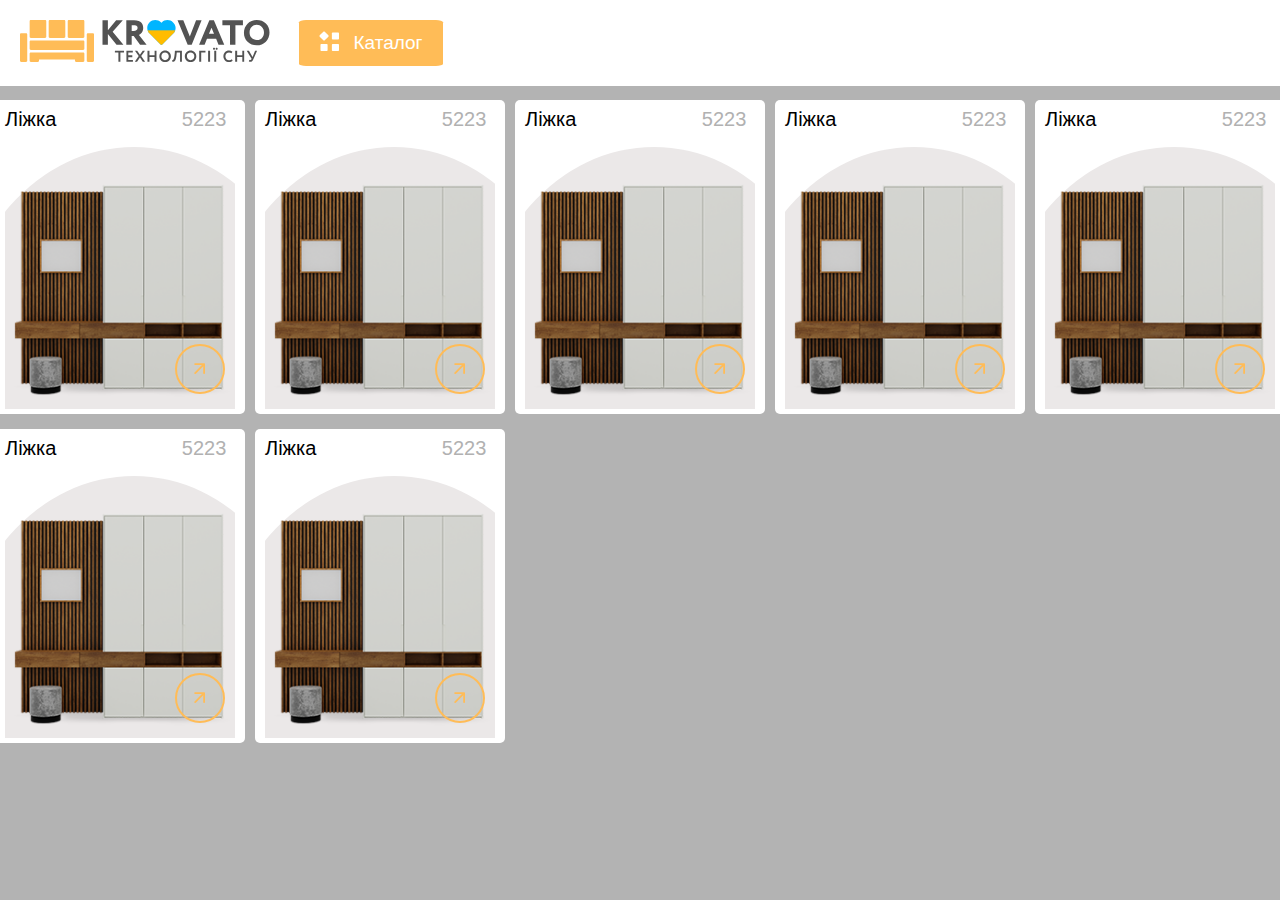
<file: lesson_10/index.html>
<!DOCTYPE html>
<html lang="uk">

<head>
  <meta charset="UTF-8">
  <meta name="viewport" content="width=device-width, initial-scale=1.0">
  <link rel="stylesheet" href="css/style.css">
  <title>Lesson 10</title>
</head>

<body>
<div class="wrapper">
  <header class="header">
    <div class="header__top">
      <a href="#" class="header__logo">
        <img src="img/header/logo.svg" alt="">
      </a>
      <a href="#menu" class="header__button">Каталог</a>
    </div>
    <div class="header__container" id="menu">
      <div class="header__menu menu">
        <ul class="menu__list">

          <li class="menu__item"><a href="#" class="menu__link">Ліжка</a></li>
          <li class="menu__item"><a href="#"
              class="menu__link">Матраци<!--МатрациМатрациМатрациМатрациМатрациМатрациМатрациМатраци--></a>
            <ul class="menu__sub-list sub-list">

              <li class="sub-list__item"><a href="#" class="sub-list__link">Односпальні матраци</a></li>
              <li class="sub-list__item"><a href="#" class="sub-list__link">Двоспальні
                  матраци<!--Двоспальні матрациДвоспальні матрациДвоспальні матрациДвоспальні матрациДвоспальні матрациДвоспальні матрациДвоспальні матрациДвоспальні матрациДвоспальні матрациДвоспальні матраци--></a>
              </li>
              <li class="sub-list__item"><a href="#" class="sub-list__link">Пружинний блок Bonnel</a></li>
              <li class="sub-list__item"><a href="#" class="sub-list__link">Пружинний блок Pocket Spring</a></li>
              <li class="sub-list__item"><a href="#" class="sub-list__link">Безпружинні матраци</a></li>
              <li class="sub-list__item"><a href="#" class="sub-list__link">Матраци з ефектом Зима-Літо</a></li>
              <li class="sub-list__item"><a href="#" class="sub-list__link">Футони</a></li>
              <!-- <li class="sub-list__item"><a href="#" class="sub-list__link">Дитячі матраци</a></li>
            <li class="sub-list__item"><a href="#" class="sub-list__link">Матраци Економ</a></li>
            <li class="sub-list__item"><a href="#" class="sub-list__link">Матраци Економ</a></li>
            <li class="sub-list__item"><a href="#" class="sub-list__link">Матраци Економ</a></li>
            <li class="sub-list__item"><a href="#" class="sub-list__link">Матраци Економ</a></li>
            <li class="sub-list__item"><a href="#" class="sub-list__link">Матраци Економ</a></li>
            <li class="sub-list__item"><a href="#" class="sub-list__link">Матраци Економ</a></li>
            <li class="sub-list__item"><a href="#" class="sub-list__link">Матраци Економ</a></li>
            <li class="sub-list__item"><a href="#" class="sub-list__link">Матраци Економ</a></li>
            <li class="sub-list__item"><a href="#" class="sub-list__link">Матраци Економ</a></li>  -->
            </ul>
          </li>
          <li class="menu__item"><a href="#" class="menu__link">М'які меблі</a></li>
          <li class="menu__item"><a href="#" class="menu__link">Шафи</a></li>
          <li class="menu__item"><a href="#" class="menu__link">Комоди</a></li>
          <li class="menu__item"><a href="#" class="menu__link">Тумби</a></li>
          <li class="menu__item"><a href="#" class="menu__link">Столи</a></li>
          <li class="menu__item"><a href="#" class="menu__link">Стільці</a></li>
          <li class="menu__item"><a href="#" class="menu__link">Меблеві стіни</a></li>
          <li class="menu__item"><a href="#" class="menu__link">Кухні</a></li>
          <!-- <li class="menu__item"><a href="#" class="menu__link">Кухні</a></li>
        <li class="menu__item"><a href="#" class="menu__link">Кухні</a></li>
        <li class="menu__item"><a href="#" class="menu__link">Кухні</a></li>
        <li class="menu__item"><a href="#" class="menu__link">Кухні</a></li>
        <li class="menu__item"><a href="#" class="menu__link">Кухні</a></li>
        <li class="menu__item"><a href="#" class="menu__link">Кухні</a></li>
        <li class="menu__item"><a href="#" class="menu__link">Кухні</a></li>
        <li class="menu__item"><a href="#" class="menu__link">Кухні</a></li>
        <li class="menu__item"><a href="#" class="menu__link">Кухні</a></li>
        <li class="menu__item"><a href="#" class="menu__link">Кухні</a></li> -->

        </ul>
      </div>
    </div>
  
  </header>
  <main class="page">
    <div class="page__categories categories">
      <div class="categories__container">
        <div class="categories__items">
        
          <a href="#" class="categories__item item-categories">
            <div class="item-categories__content">
            <div class="item-categories__top">
              <div class="item-categories__name">Ліжка</div>
              <div class="item-categories__quantity">5223</div>
            </div>
            <div class="item-categories__image">
              <img src="img/page/categories/img-1.png" alt="">
            </div>
          </div>
          </a>
          <a href="#" class="categories__item item-categories">
            <div class="item-categories__content">
            <div class="item-categories__top">
              <div class="item-categories__name">Ліжка</div>
              <div class="item-categories__quantity">5223</div>
            </div>
            <div class="item-categories__image">
              <img src="img/page/categories/img-1.png" alt="">
            </div>
          </div>
          </a>
          <a href="#" class="categories__item item-categories">
            <div class="item-categories__content">
            <div class="item-categories__top">
              <div class="item-categories__name">Ліжка</div>
              <div class="item-categories__quantity">5223</div>
            </div>
            <div class="item-categories__image">
              <img src="img/page/categories/img-1.png" alt="">
            </div>
          </div>
          </a>
          <a href="#" class="categories__item item-categories">
            <div class="item-categories__content">
            <div class="item-categories__top">
              <div class="item-categories__name">Ліжка</div>
              <div class="item-categories__quantity">5223</div>
            </div>
            <div class="item-categories__image">
              <img src="img/page/categories/img-1.png" alt="">
            </div>
          </div>
          </a>
          <a href="#" class="categories__item item-categories">
            <div class="item-categories__content">
            <div class="item-categories__top">
              <div class="item-categories__name">Ліжка</div>
              <div class="item-categories__quantity">5223</div>
            </div>
            <div class="item-categories__image">
              <img src="img/page/categories/img-1.png" alt="">
            </div>
          </div>
          </a>
          <a href="#" class="categories__item item-categories">
            <div class="item-categories__content">
            <div class="item-categories__top">
              <div class="item-categories__name">Ліжка</div>
              <div class="item-categories__quantity">5223</div>
            </div>
            <div class="item-categories__image">
              <img src="img/page/categories/img-1.png" alt="">
            </div>
          </div>
          </a>
          <a href="#" class="categories__item item-categories">
            <div class="item-categories__content">
            <div class="item-categories__top">
              <div class="item-categories__name">Ліжка</div>
              <div class="item-categories__quantity">5223</div>
            </div>
            <div class="item-categories__image">
              <img src="img/page/categories/img-1.png" alt="">
            </div>
          </div>
          </a>
        
        </div>
      </div>
    </div>
  </main>
  <footer>

  </footer>
</div>

</body>

</html>
</file>
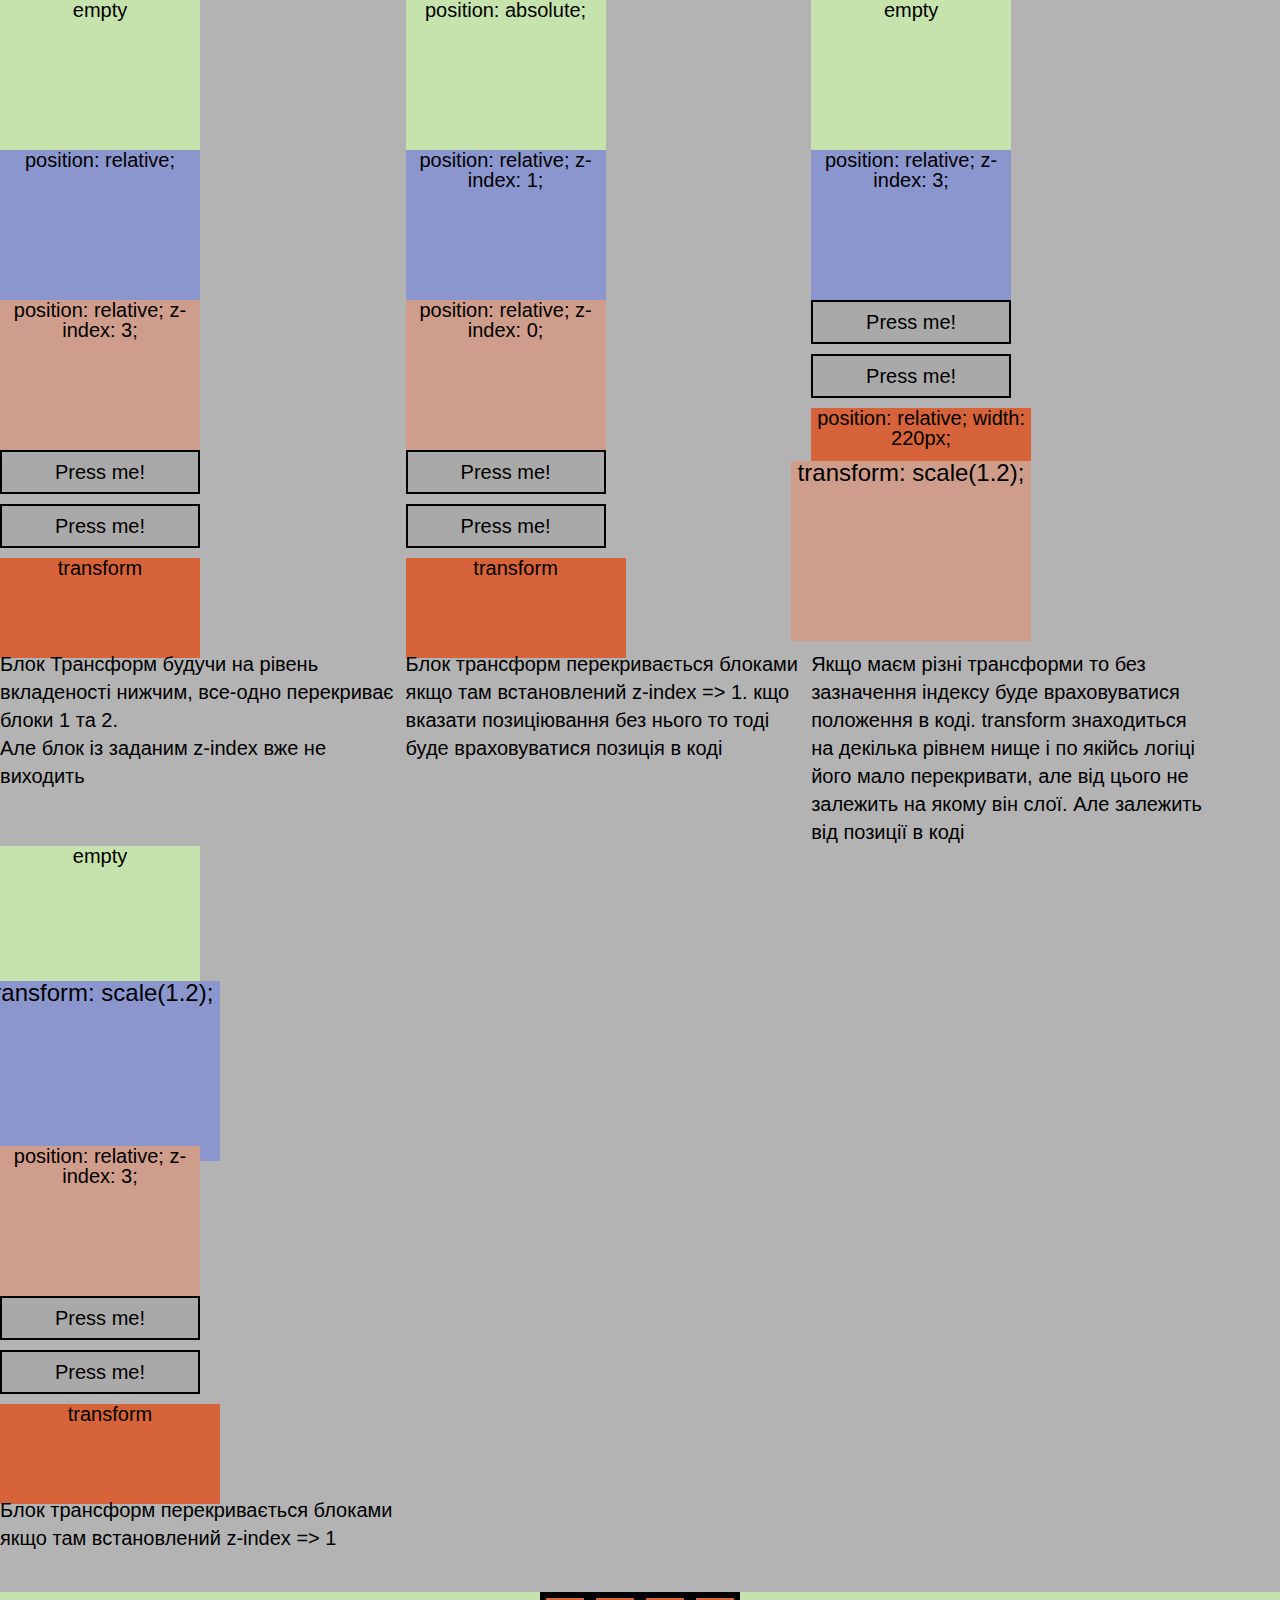
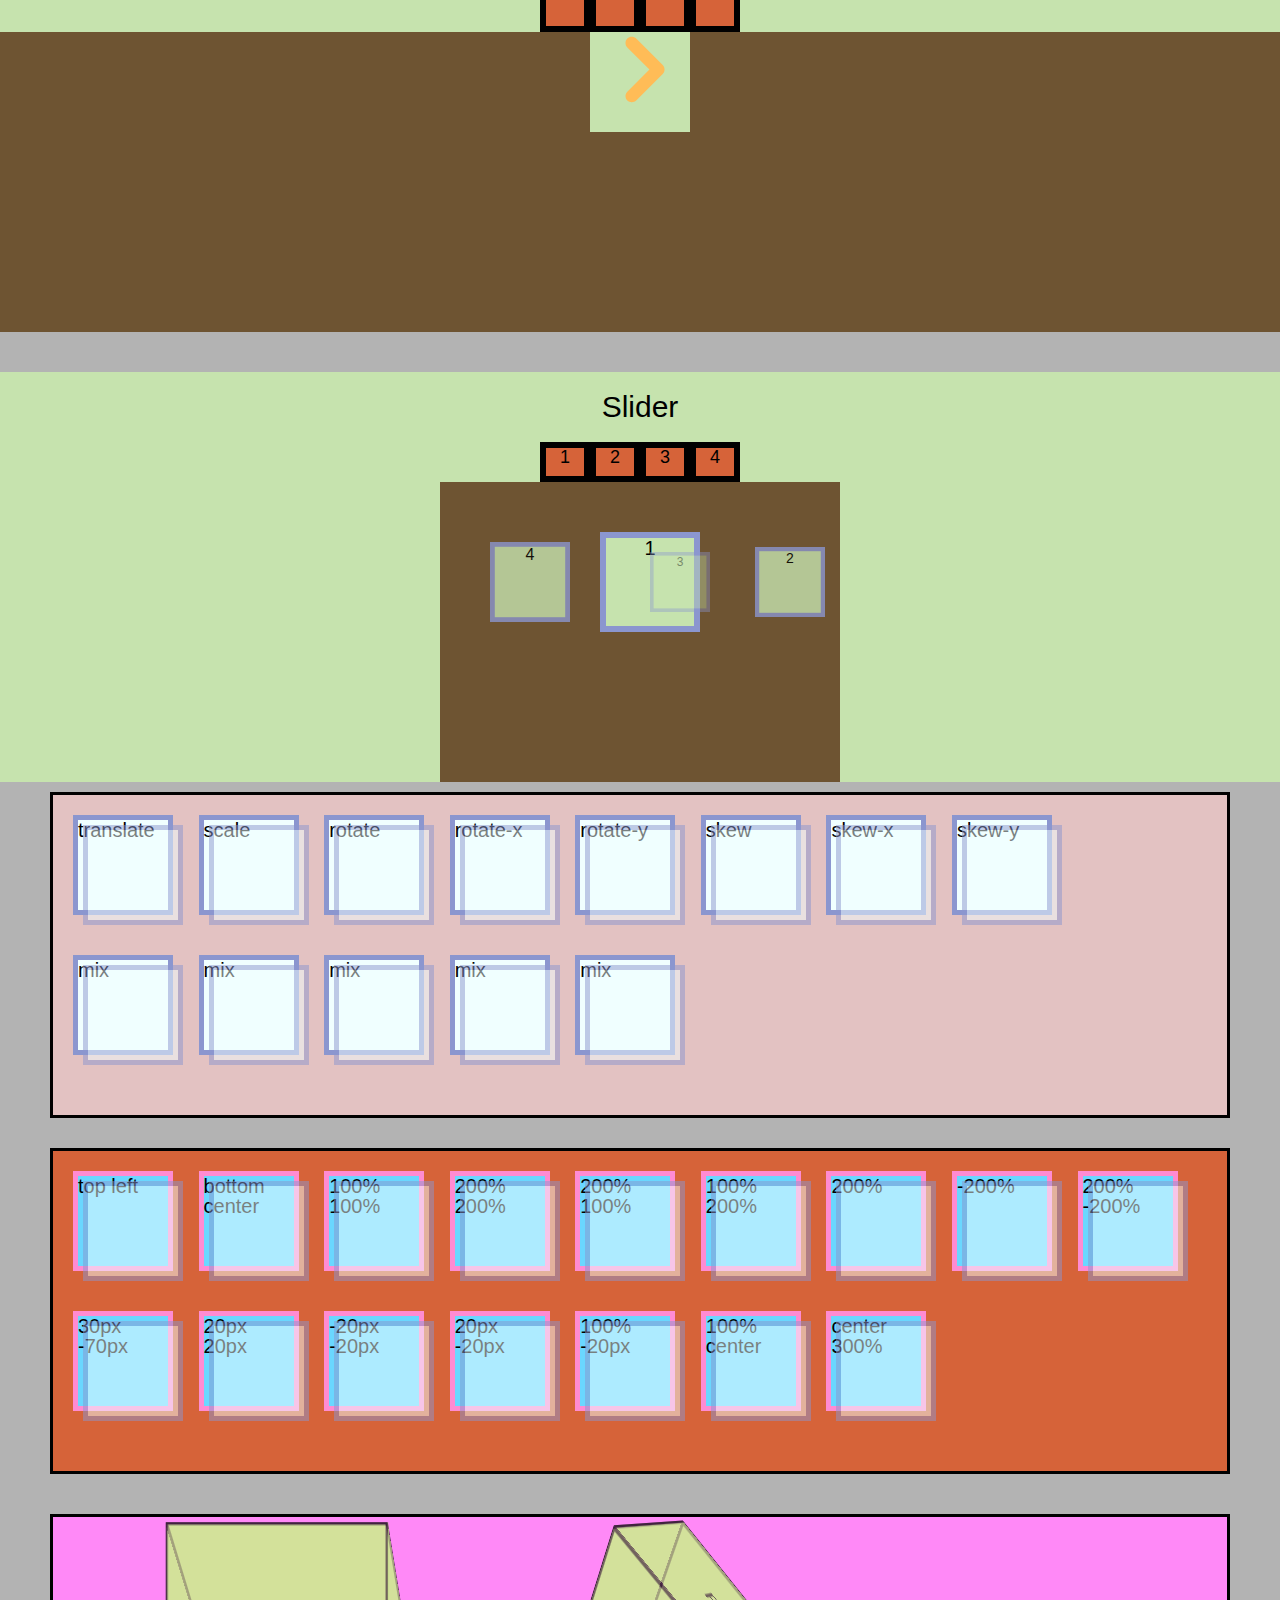
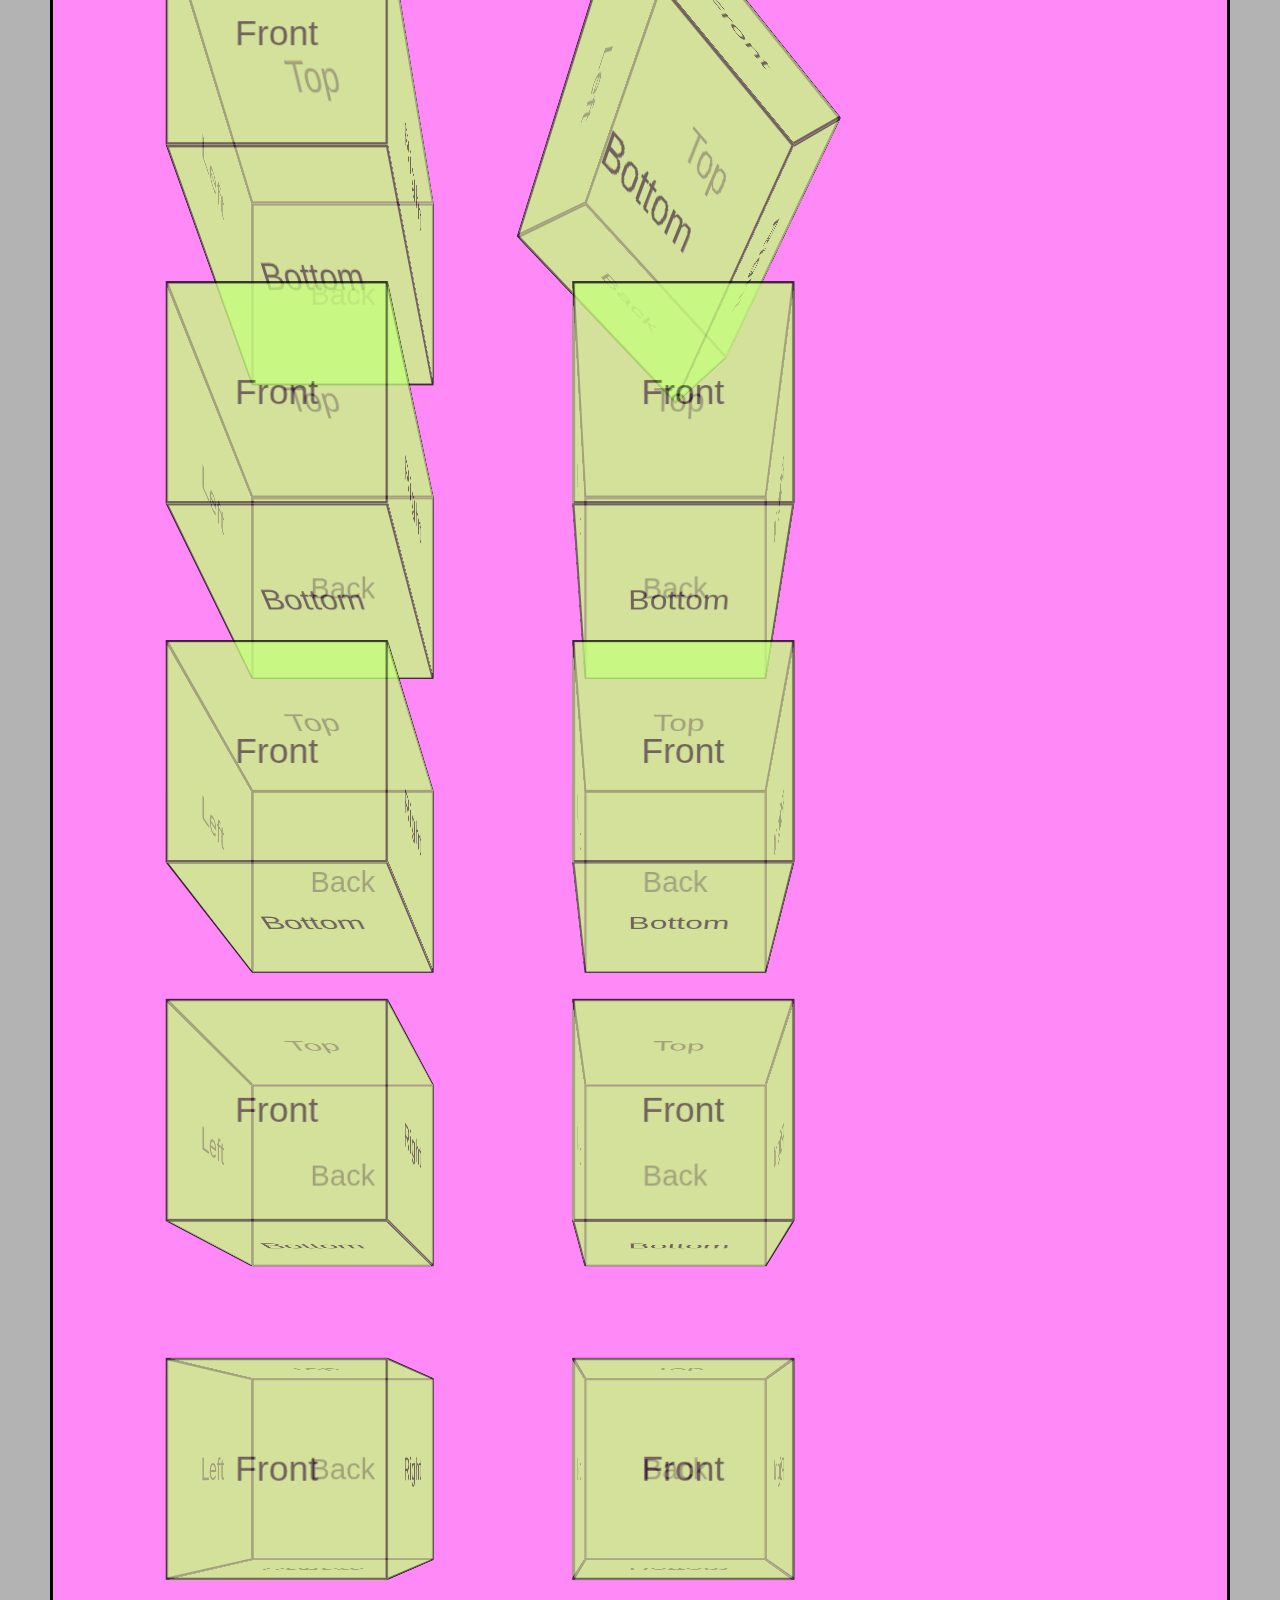
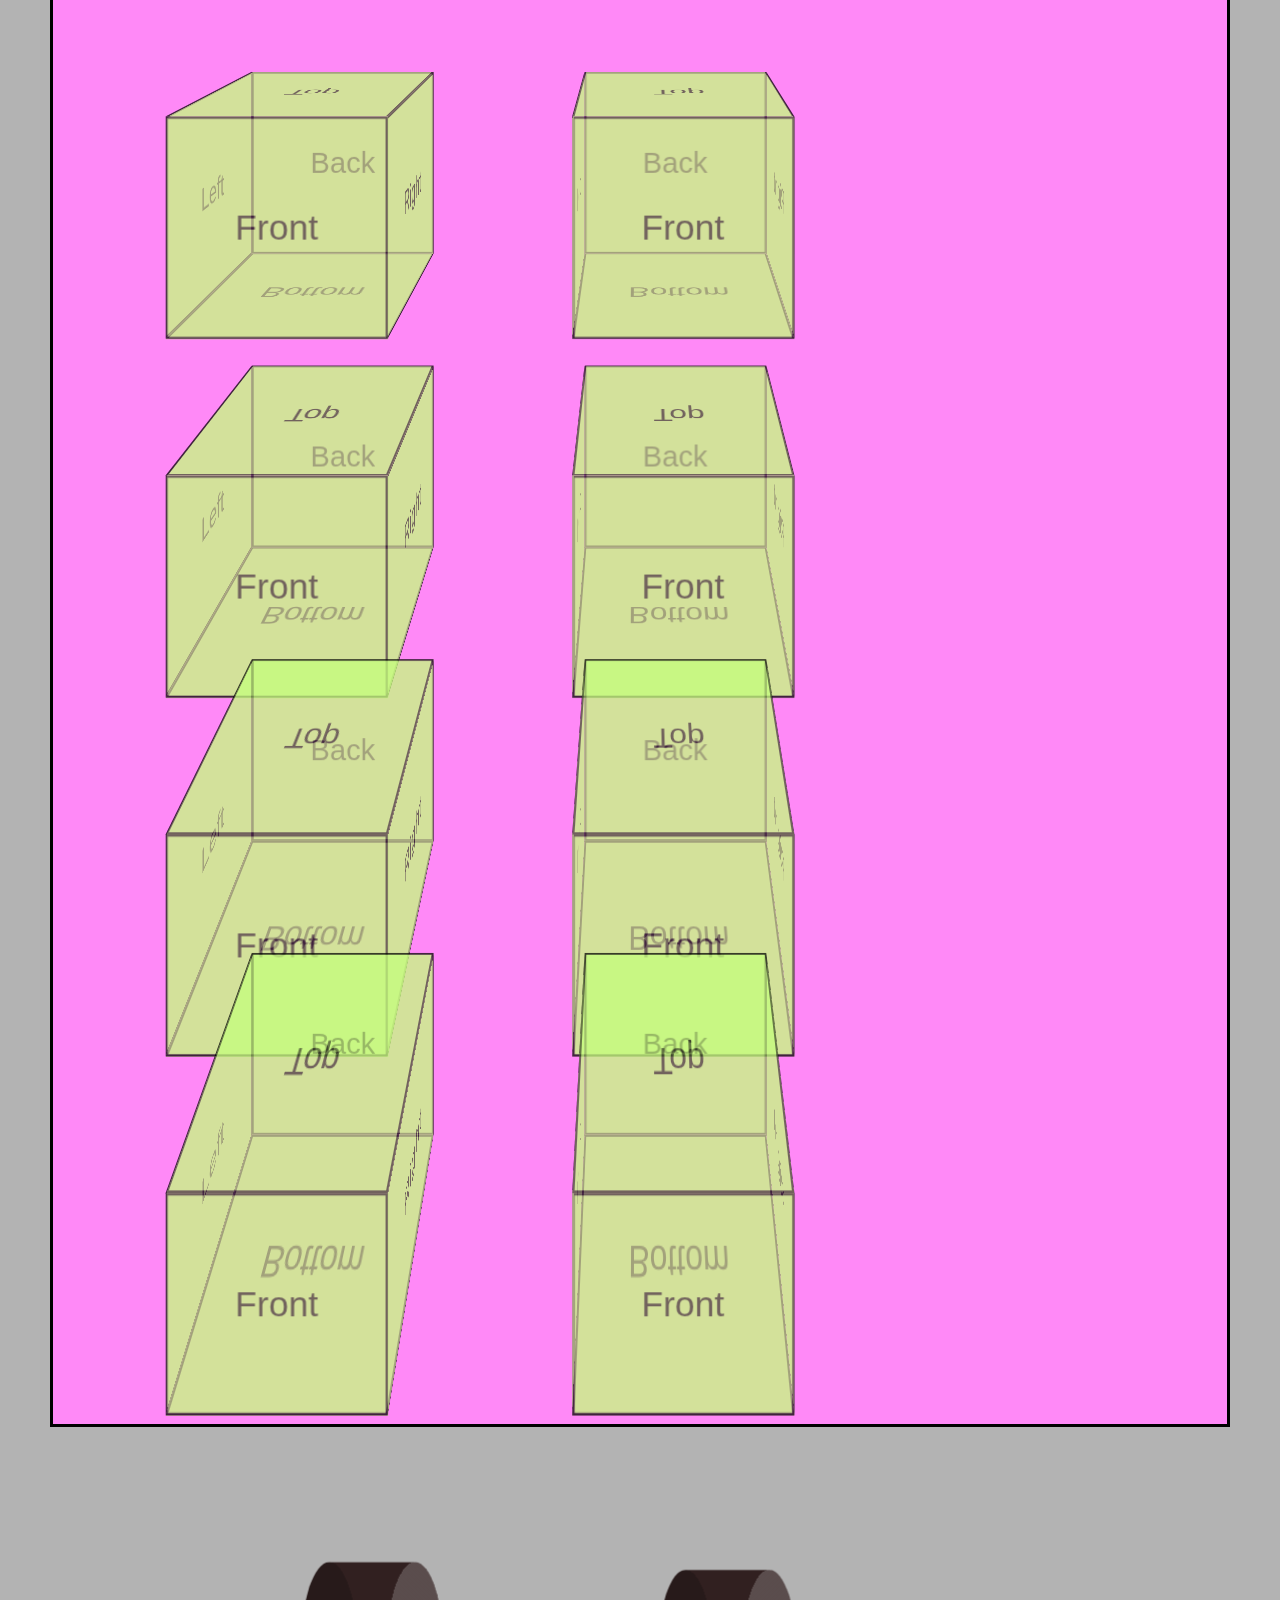
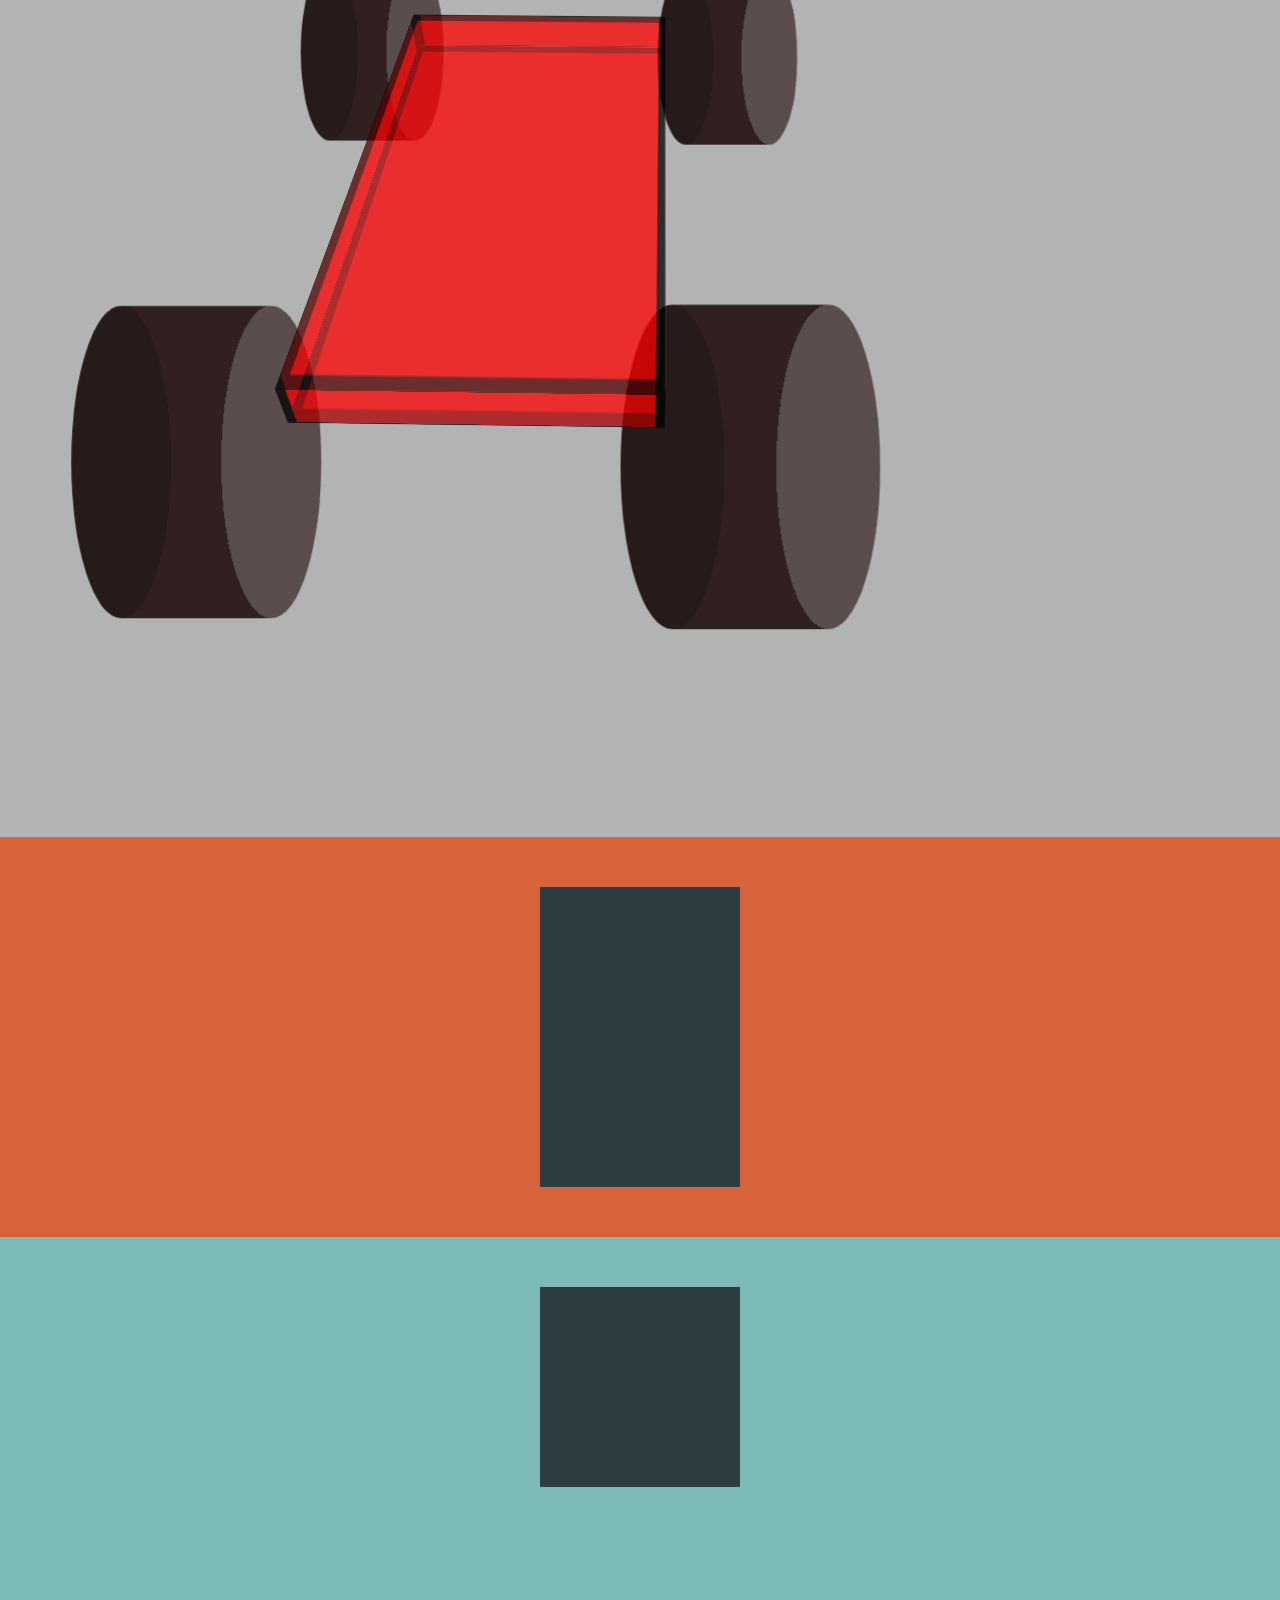
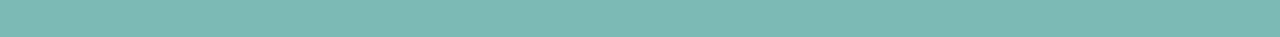
<file: lesson_11/index.html>
<!DOCTYPE html>
<html lang="uk">

<head>
  <meta charset="UTF-8">
  <meta name="viewport" content="width=device-width, initial-scale=1.0">
  <link rel="stylesheet" href="css/style.css">
  <title>Lesson 11</title>
</head>

<body>
  <div class="wrapper">
    <header class="header">
      <div class="header__container">
        <!-- Column-1  -->
        <div class="column">
          <div class="header__object empty">
            empty
          </div>
          <div class="header__object position">
            position: relative;
          </div>

          <div class="header__object index">
            position: relative;
            z-index: 3;
          </div>

          <div class="header__object transform">
            <div class="transform__btn transform__btn--1">Press me!</div>
            <div class="transform__btn transform__btn--2">Press me!</div>
            <div class="transform__child">transform</div>


          </div>
          <div class="header__conclusion">
            <p>
              Блок Трансформ будучи на рівень вкладеності нижчим, все-одно перекриває блоки 1 та 2. <br>
              Але блок із заданим z-index вже не виходить
            </p>
          </div>
        </div>
        <!-- Column-2  -->
        <div class="column">
          <div class="header__object empty">
            position: absolute;
          </div>
          <div class="header__object position">
            position: relative;
            z-index: 1;
          </div>

          <div class="header__object index">
            position: relative;
            z-index: 0;
          </div>

          <div class="header__object transform">
            <div class="transform__btn transform__btn--1">Press me!</div>
            <div class="transform__btn transform__btn--2">Press me!</div>
            <div class="transform__child">transform</div>


          </div>
          <div class="header__conclusion">
            <p>
              Блок трансформ перекривається блоками якщо там встановлений z-index => 1. кщо вказати позиціювання без
              нього то тоді буде враховуватися позиція в коді
            </p>
          </div>
        </div>
        <!-- Column-3  -->
        <div class="column">
          <div class="header__object empty">
            empty
          </div>
          <div class="header__object position">
            position: relative;
            z-index: 3;
          </div>

          <div class="header__object transform">
            <div class="transform__btn transform__btn--1">Press me!</div>
            <div class="transform__btn transform__btn--2">Press me!</div>
            <div class="transform__child">position: relative;

              width: 220px;
            </div>


          </div>
          <div>
            <div>
              <div>
                <div class="header__object index">
                  transform: scale(1.2);
                </div>
              </div>
            </div>
          </div>

          <div class="header__conclusion">
            <p>
              Якщо маєм різні трансформи то без зазначення індексу буде враховуватися положення в коді.
              transform знаходиться на декілька рівнем нище і по якійсь логіці його мало перекривати, але від цього не
              залежить на якому він слої. Але залежить від позиції в коді
            </p>
          </div>
        </div>
        <!-- Column-4  -->
        <div class="column">
          <div class="header__object empty">
            empty
          </div>
          <div class="header__object position">
            transform: scale(1.2);
          </div>

          <div class="header__object index">
            position: relative;
            z-index: 3;
          </div>

          <div class="header__object transform">
            <div class="transform__btn transform__btn--1">Press me!</div>
            <div class="transform__btn transform__btn--2">Press me!</div>
            <div class="transform__child">transform</div>


          </div>
          <div class="header__conclusion">
            <p>
              Блок трансформ перекривається блоками якщо там встановлений z-index => 1
            </p>
          </div>
        </div>

      </div>

    </header>
    <!-- гра карусель. рухаю по лінії -> обертається об'єкт -->
    <main class="page">
      <div class="page__carousel carousel">
        <div class="carousel__container">

          <div class="carousel__button"></div>
          <div class="carousel__button"></div>
          <div class="carousel__button"></div>
          <div class="carousel__button"></div>

          <div class="carousel__animation">
            <div class="carousel__item"><img class="carousel__image" src="img/arrow-right.svg" alt=""></div>
          </div>
        </div>
      </div>

      <div class="page__slider slider">
        <div class="slider__title">Slider</div>
        <div class="slider__container">

          <a id="id-1" href="#id-1" class="slider__button">1</a>
          <a id="id-2" href="#id-2" class="slider__button">2</a>
          <a id="id-3" href="#id-3" class="slider__button">3</a>
          <a id="id-4" href="#id-4" class="slider__button">4</a>

          <div class="slider__animation">
            <div class="slider__items">
              <div class="slider__item">1</div>
              <div class="slider__item">2</div>
              <div class="slider__item">3</div>
              <div class="slider__item">4</div>
            </div>

          </div>
        </div>
      </div>
      <div class="page__presentation presentation">
        <div class="presentation__container">
          <div class="transform-2d">
            <div class="transform-2d__container">


              <div class="transform-2d__block transform-2d__block--translate">
                translate
              </div>
              <div class="transform-2d__block transform-2d__block--scale">
                scale
              </div>
              <div class="transform-2d__block transform-2d__block--rotate">
                rotate
              </div>
              <div class="transform-2d__block transform-2d__block--rotate-x">
                rotate-x
              </div>
              <div class="transform-2d__block transform-2d__block--rotate-y">
                rotate-y
              </div>
              <div class="transform-2d__block transform-2d__block--skew">
                skew
              </div>
              <div class="transform-2d__block transform-2d__block--skew-x">
                skew-x
              </div>
              <div class="transform-2d__block transform-2d__block--skew-y">
                skew-y
              </div>
              <div class="transform-2d__mix">
                <div class="transform-2d__block transform-2d__block--mix">
                  mix
                </div>
                <div class="transform-2d__block transform-2d__block--mix">
                  mix
                </div>
                <div class="transform-2d__block transform-2d__block--mix">
                  mix
                </div>
                <div class="transform-2d__block transform-2d__block--mix">
                  mix
                </div>
                <div class="transform-2d__block transform-2d__block--mix">
                  mix
                </div>
              </div>

            </div>
          </div>
          <div class="transform-origin">
            <div class="transform-origin__container">
              <div class="transform-origin__block">top left</div>
              <div class="transform-origin__block">bottom center</div>
              <div class="transform-origin__block">100% 100%</div>
              <div class="transform-origin__block">200% 200%</div>
              <div class="transform-origin__block">200% 100%</div>
              <div class="transform-origin__block">100% 200%</div>
              <div class="transform-origin__block">200%</div>
              <div class="transform-origin__block">-200%</div>
              <div class="transform-origin__block">200% -200%</div>
              <div class="transform-origin__block">30px -70px</div>
              <div class="transform-origin__block">20px 20px</div>
              <div class="transform-origin__block">-20px -20px</div>
              <div class="transform-origin__block">20px -20px</div>
              <div class="transform-origin__block">100% -20px</div>
              <div class="transform-origin__block">100% center</div>
              <div class="transform-origin__block">center 300%</div>
            </div>
          </div>
          <div class="transform-3d">
            <div class="transform-3d__container">
              <div class="transform-3d__cube cube">
                <div class="face top">Top</div>
                <div class="face bottom">Bottom</div>
                <div class="face left">Left</div>
                <div class="face right">Right</div>
                <div class="face front">Front</div>
                <div class="face back">Back</div>
              </div>
              <div class="transform-3d__cube cube">
                <div class="face top">Top</div>
                <div class="face bottom">Bottom</div>
                <div class="face left">Left</div>
                <div class="face right">Right</div>
                <div class="face front">Front</div>
                <div class="face back">Back</div>
              </div>
              <div class="transform-3d__cube cube">
                <div class="face top">Top</div>
                <div class="face bottom">Bottom</div>
                <div class="face left">Left</div>
                <div class="face right">Right</div>
                <div class="face front">Front</div>
                <div class="face back">Back</div>
              </div>
              <div class="transform-3d__cube cube">
                <div class="face top">Top</div>
                <div class="face bottom">Bottom</div>
                <div class="face left">Left</div>
                <div class="face right">Right</div>
                <div class="face front">Front</div>
                <div class="face back">Back</div>
              </div>
              <div class="transform-3d__cube cube">
                <div class="face top">Top</div>
                <div class="face bottom">Bottom</div>
                <div class="face left">Left</div>
                <div class="face right">Right</div>
                <div class="face front">Front</div>
                <div class="face back">Back</div>
              </div>
              <div class="transform-3d__cube cube">
                <div class="face top">Top</div>
                <div class="face bottom">Bottom</div>
                <div class="face left">Left</div>
                <div class="face right">Right</div>
                <div class="face front">Front</div>
                <div class="face back">Back</div>
              </div>
              <div class="transform-3d__cube cube">
                <div class="face top">Top</div>
                <div class="face bottom">Bottom</div>
                <div class="face left">Left</div>
                <div class="face right">Right</div>
                <div class="face front">Front</div>
                <div class="face back">Back</div>
              </div>
              <div class="transform-3d__cube cube">
                <div class="face top">Top</div>
                <div class="face bottom">Bottom</div>
                <div class="face left">Left</div>
                <div class="face right">Right</div>
                <div class="face front">Front</div>
                <div class="face back">Back</div>
              </div>
              <div class="transform-3d__cube cube">
                <div class="face top">Top</div>
                <div class="face bottom">Bottom</div>
                <div class="face left">Left</div>
                <div class="face right">Right</div>
                <div class="face front">Front</div>
                <div class="face back">Back</div>
              </div>
              <div class="transform-3d__cube cube">
                <div class="face top">Top</div>
                <div class="face bottom">Bottom</div>
                <div class="face left">Left</div>
                <div class="face right">Right</div>
                <div class="face front">Front</div>
                <div class="face back">Back</div>
              </div>
              <div class="transform-3d__cube cube">
                <div class="face top">Top</div>
                <div class="face bottom">Bottom</div>
                <div class="face left">Left</div>
                <div class="face right">Right</div>
                <div class="face front">Front</div>
                <div class="face back">Back</div>
              </div>
              <div class="transform-3d__cube cube">
                <div class="face top">Top</div>
                <div class="face bottom">Bottom</div>
                <div class="face left">Left</div>
                <div class="face right">Right</div>
                <div class="face front">Front</div>
                <div class="face back">Back</div>
              </div>
              <div class="transform-3d__cube cube">
                <div class="face top">Top</div>
                <div class="face bottom">Bottom</div>
                <div class="face left">Left</div>
                <div class="face right">Right</div>
                <div class="face front">Front</div>
                <div class="face back">Back</div>
              </div>
              <div class="transform-3d__cube cube">
                <div class="face top">Top</div>
                <div class="face bottom">Bottom</div>
                <div class="face left">Left</div>
                <div class="face right">Right</div>
                <div class="face front">Front</div>
                <div class="face back">Back</div>
              </div>
              <div class="transform-3d__cube cube">
                <div class="face top">Top</div>
                <div class="face bottom">Bottom</div>
                <div class="face left">Left</div>
                <div class="face right">Right</div>
                <div class="face front">Front</div>
                <div class="face back">Back</div>
              </div>
              <div class="transform-3d__cube cube">
                <div class="face top">Top</div>
                <div class="face bottom">Bottom</div>
                <div class="face left">Left</div>
                <div class="face right">Right</div>
                <div class="face front">Front</div>
                <div class="face back">Back</div>
              </div>
              <div class="transform-3d__cube cube">
                <div class="face top">Top</div>
                <div class="face bottom">Bottom</div>
                <div class="face left">Left</div>
                <div class="face right">Right</div>
                <div class="face front">Front</div>
                <div class="face back">Back</div>
              </div>
              <div class="transform-3d__cube cube">
                <div class="face top">Top</div>
                <div class="face bottom">Bottom</div>
                <div class="face left">Left</div>
                <div class="face right">Right</div>
                <div class="face front">Front</div>
                <div class="face back">Back</div>
              </div>

            </div>
          </div>
          <!-- TODO: diferent block forms and manipiulate them -->
        </div>
      </div>
      <div class="page__f1 f1">
        <div class="f1__container">

          <div class="f1__body body-f1">
            <div class="body-f1__front"></div>
            <div class="body-f1__back"></div>
            <div class="body-f1__left"></div>
            <div class="body-f1__right"></div>
            <div class="body-f1__top"></div>
            <div class="body-f1__bottom"></div>
          </div>
          <div class="f1__nose"></div>

          <div class="f1__front-right-wheel wheel"></div>
          <div class="f1__front-left-wheel wheel"></div>
          <div class="f1__back-right-wheel wheel"></div>
          <div class="f1__back-left-wheel wheel"></div>

          <div class="f1__spoiler"></div>
        </div>
      </div>
      <div class="page__transform  transform">
        <div class="transform__block"></div>
      </div>
      <div class="page__backface backface">
        <div class="backface__block"></div>
      </div>
    </main>
    <footer class="footer">

    </footer>
  </div>

</body>

</html>
</file>
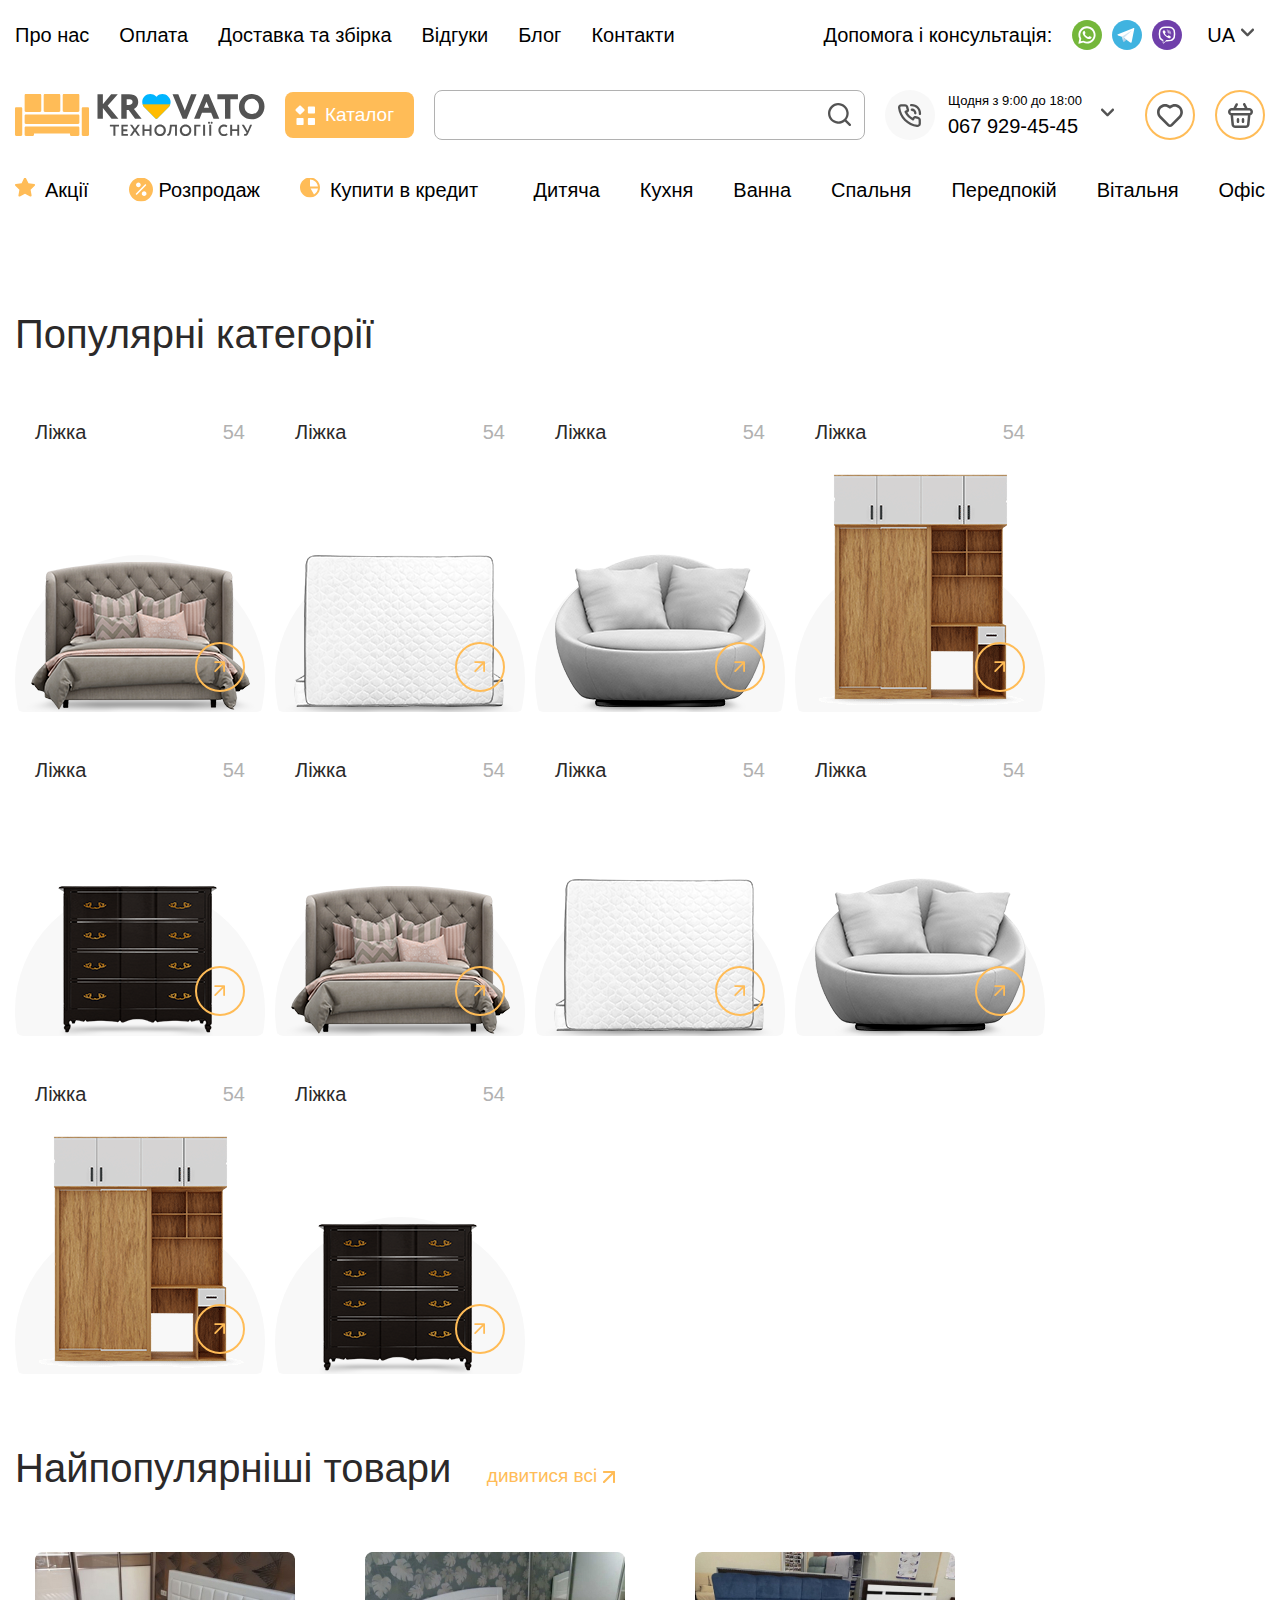
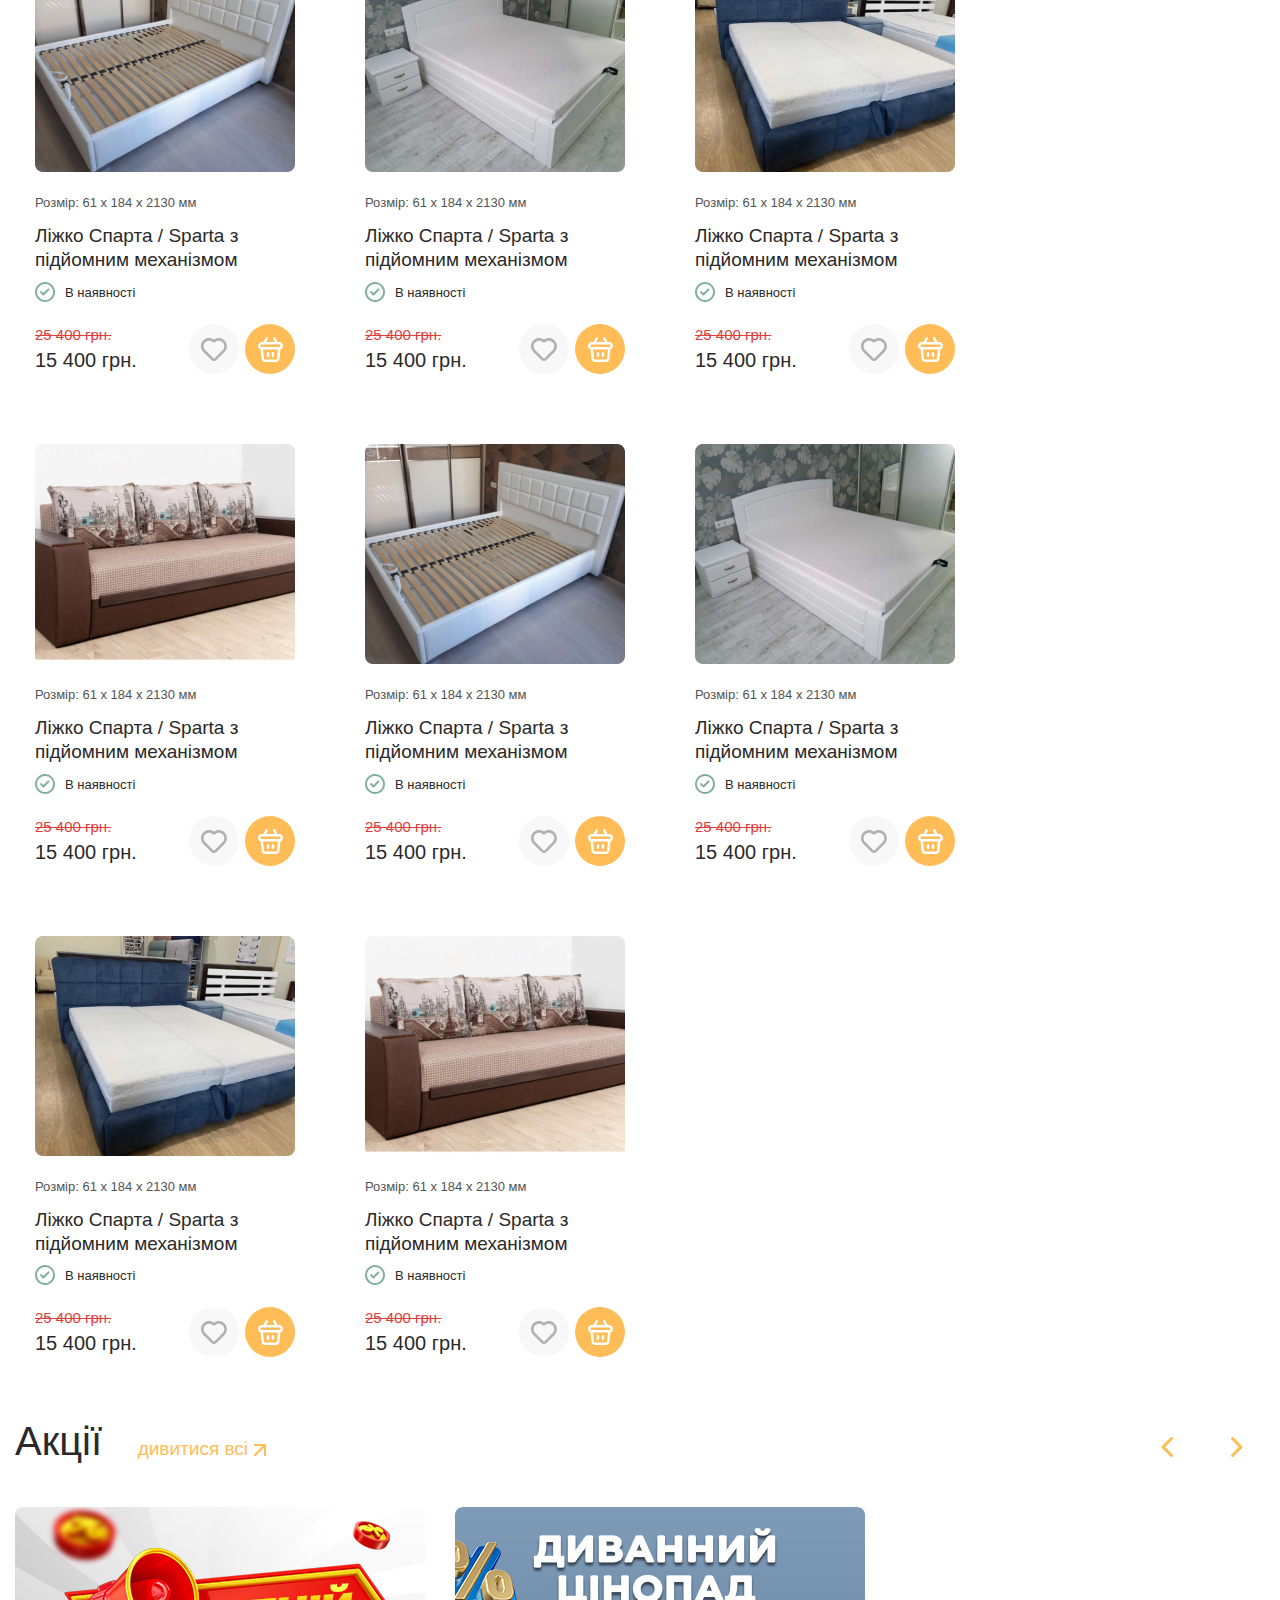
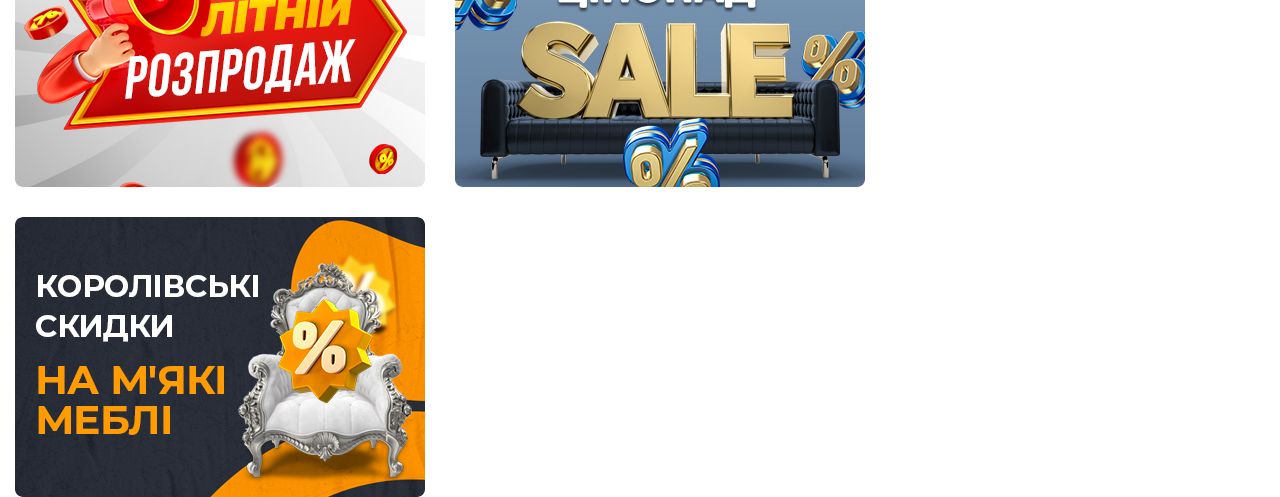
<file: lesson_13/index.html>
<!DOCTYPE html>
<html lang="uk">

<head>
  <meta charset="UTF-8">
  <meta name="viewport" content="width=device-width, initial-scale=1.0">
  <link rel="stylesheet" href="css/style.css">
  <title>Lesson 13</title>
</head>

<body>
  <div class="wrapper">
    <header class="header">
      <div class="header__container">
        <div class="header__top top-header">
          <div class="top-header__items">
            <a href="#" class="top-header__item">
              Про нас
            </a>
            <a href="#" class="top-header__item">
              Оплата
            </a>
            <a href="#" class="top-header__item">
              Доставка та збірка
            </a>
            <a href="#" class="top-header__item">
              Відгуки
            </a>
            <a href="#" class="top-header__item">
              Блог
            </a>
            <a href="#" class="top-header__item">
              Контакти
            </a>
          </div>
          <div class="top-header__info">


            <div class="top-header__help help">
              <div class="help__title">Допомога і консультація:</div>
              <a href="#" class="help__whatsup"><img src="img/whatsup.svg" alt=""></a>
              <a href="#" class="help__telegram"><img src="img/telegram.svg" alt=""></a>
              <a href="#" class="help__viber"><img src="img/viber.svg" alt=""></a>
            </div>
            <div class="top-header__language">
              UA
            </div>
          </div>
        </div>
        <div class="header__center center-header">
          <a href="#" class="center-header__logo"><img src="img/logo.svg" alt=""></a>
          <a href="#" class="center-header__catalog">Каталог</a>
          <div type="text" class="center-header__input"></div>
          <a href="#" class="center-header__phone phone">
            <div class="phone__icon"><img src="img/phone.svg" alt=""></div>
            <div class="phone__text">
              <div class="phone__schedule">Щодня з 9:00 до 18:00</div>
              <div class="phone__number">067 929-45-45</div>
            </div>

          </a>
          <a href="#" class="center-header__favorite icon"><img src="img/favorite.svg" alt=""></a>
          <a href="#" class="center-header__basket icon"><img src="img/basket.svg" alt=""></a>
        </div>
        <div class="header__bottom bottom-header">



          <div class="bottom-header__functions">
            <a href="#" class="bottom-header__function">
              Акції
            </a>
            <a href="#" class="bottom-header__function">
              Розпродаж
            </a>
            <a href="#" class="bottom-header__function">
              Купити в кредит
            </a>
          </div>

          <div class="bottom-header__items">
            <a href="#" class="bottom-header__item">
              Дитяча
            </a>
            <a href="#" class="bottom-header__item">
              Кухня
            </a>
            <a href="#" class="bottom-header__item">
              Ванна
            </a>
            <a href="#" class="bottom-header__item">
              Спальня
            </a>
            <a href="#" class="bottom-header__item">
              Передпокій
            </a>
            <a href="#" class="bottom-header__item">
              Вітальня
            </a>
            <a href="#" class="bottom-header__item">
              Офіс
            </a>
          </div>
        </div>
      </div>
    </header>

    <main class="page">
      <div class="page__categories categories">
        <div class="categories__container">
          <h2 class="categories__title title">Популярні категорії</h2>
          <div class="categories__items">
            <a href="#" class="categories__item item-categories">
              <div class="item-categories__top">
                <span class="item-categories__name">Ліжка</span>
                <span class="item-categories__quantity">54</span>
              </div>
              <div class="item-categories__image">
                <img src="img/categories/1.png" alt="">
              </div>
            </a>
            <a href="#" class="categories__item item-categories">
              <div class="item-categories__top">
                <span class="item-categories__name">Ліжка</span>
                <span class="item-categories__quantity">54</span>
              </div>
              <div class="item-categories__image">
                <img src="img/categories/2.png" alt="">
              </div>
            </a>
            <a href="#" class="categories__item item-categories">
              <div class="item-categories__top">
                <span class="item-categories__name">Ліжка</span>
                <span class="item-categories__quantity">54</span>
              </div>
              <div class="item-categories__image">
                <img src="img/categories/3.png" alt="">
              </div>
            </a>
            <a href="#" class="categories__item item-categories">
              <div class="item-categories__top">
                <span class="item-categories__name">Ліжка</span>
                <span class="item-categories__quantity">54</span>
              </div>
              <div class="item-categories__image">
                <img src="img/categories/4.png" alt="">
              </div>
            </a>
            <a href="#" class="categories__item item-categories">
              <div class="item-categories__top">
                <span class="item-categories__name">Ліжка</span>
                <span class="item-categories__quantity">54</span>
              </div>
              <div class="item-categories__image">
                <img src="img/categories/5.png" alt="">
              </div>
            </a>
            <a href="#" class="categories__item item-categories">
              <div class="item-categories__top">
                <span class="item-categories__name">Ліжка</span>
                <span class="item-categories__quantity">54</span>
              </div>
              <div class="item-categories__image">
                <img src="img/categories/1.png" alt="">
              </div>
            </a>
            <a href="#" class="categories__item item-categories">
              <div class="item-categories__top">
                <span class="item-categories__name">Ліжка</span>
                <span class="item-categories__quantity">54</span>
              </div>
              <div class="item-categories__image">
                <img src="img/categories/2.png" alt="">
              </div>
            </a>
            <a href="#" class="categories__item item-categories">
              <div class="item-categories__top">
                <span class="item-categories__name">Ліжка</span>
                <span class="item-categories__quantity">54</span>
              </div>
              <div class="item-categories__image">
                <img src="img/categories/3.png" alt="">
              </div>
            </a>
            <a href="#" class="categories__item item-categories">
              <div class="item-categories__top">
                <span class="item-categories__name">Ліжка</span>
                <span class="item-categories__quantity">54</span>
              </div>
              <div class="item-categories__image">
                <img src="img/categories/4.png" alt="">
              </div>
            </a>
            <a href="#" class="categories__item item-categories">
              <div class="item-categories__top">
                <span class="item-categories__name">Ліжка</span>
                <span class="item-categories__quantity">54</span>
              </div>
              <div class="item-categories__image">
                <img src="img/categories/5.png" alt="">
              </div>
            </a>
          </div>
        </div>
      </div>
      <div class="page__goods goods">
        <div class="goods__container">
          <h2 class="goods__title ">
            <span class="title"> Найпопулярніші товари</span>
            <a href="#" class="goods__sub-title sub-title">дивитися всі</a>
          </h2>
          <div class="goods__items">
            <a href="#" class="goods__item item-goods">
              <div class="item-goods__top">
                <img src="img/goods/1.jpg" alt="">
              </div>
              <div class="item-goods__middle">
                <div class="item-goods__size">Розмір: 61 x 184 x 2130 мм
                </div>
                <div class="item-goods__name">Ліжко Спарта / Sparta з підйомним механізмом</div>
                <div class="item-goods__available">В наявності</div>
              </div>
              <div class="item-goods__bottom">
                <div class="item-goods__price">
                  <div class="item-goods__sale">25 400 грн.</div>
                  <div class="item-goods__typical">15 400 грн.</div>
                </div>
                <div class="item-goods__functions">
                  <button class="item-goods__favorite"><img src="img/goods/favorite.svg" alt="favorite"></button>
                  <button class="item-goods__cart"><img src="img/goods/cart.svg" alt="cart"></button>
                </div>
              </div>
            </a>
            <a href="#" class="goods__item item-goods">
              <div class="item-goods__top">
                <img src="img/goods/2.jpg" alt="">
              </div>
              <div class="item-goods__middle">
                <div class="item-goods__size">Розмір: 61 x 184 x 2130 мм
                </div>
                <div class="item-goods__name">Ліжко Спарта / Sparta з підйомним механізмом</div>
                <div class="item-goods__available">В наявності</div>
              </div>
              <div class="item-goods__bottom">
                <div class="item-goods__price">
                  <div class="item-goods__sale">25 400 грн.</div>
                  <div class="item-goods__typical">15 400 грн.</div>
                </div>
                <div class="item-goods__functions">
                  <button class="item-goods__favorite"><img src="img/goods/favorite.svg" alt="favorite"></button>
                  <button class="item-goods__cart"><img src="img/goods/cart.svg" alt="cart"></button>
                </div>
              </div>
            </a>
            <a href="#" class="goods__item item-goods">
              <div class="item-goods__top">
                <img src="img/goods/3.jpg" alt="">
              </div>
              <div class="item-goods__middle">
                <div class="item-goods__size">Розмір: 61 x 184 x 2130 мм
                </div>
                <div class="item-goods__name">Ліжко Спарта / Sparta з підйомним механізмом</div>
                <div class="item-goods__available">В наявності</div>
              </div>
              <div class="item-goods__bottom">
                <div class="item-goods__price">
                  <div class="item-goods__sale">25 400 грн.</div>
                  <div class="item-goods__typical">15 400 грн.</div>
                </div>
                <div class="item-goods__functions">
                  <button class="item-goods__favorite"><img src="img/goods/favorite.svg" alt="favorite"></button>
                  <button class="item-goods__cart"><img src="img/goods/cart.svg" alt="cart"></button>
                </div>
              </div>
            </a>
            <a href="#" class="goods__item item-goods">
              <div class="item-goods__top">
                <img src="img/goods/4.jpg" alt="">
              </div>
              <div class="item-goods__middle">
                <div class="item-goods__size">Розмір: 61 x 184 x 2130 мм
                </div>
                <div class="item-goods__name">Ліжко Спарта / Sparta з підйомним механізмом</div>
                <div class="item-goods__available">В наявності</div>
              </div>
              <div class="item-goods__bottom">
                <div class="item-goods__price">
                  <div class="item-goods__sale">25 400 грн.</div>
                  <div class="item-goods__typical">15 400 грн.</div>
                </div>
                <div class="item-goods__functions">
                  <button class="item-goods__favorite"><img src="img/goods/favorite.svg" alt="favorite"></button>
                  <button class="item-goods__cart"><img src="img/goods/cart.svg" alt="cart"></button>
                </div>
              </div>
            </a>
            <a href="#" class="goods__item item-goods">
              <div class="item-goods__top">
                <img src="img/goods/1.jpg" alt="">
              </div>
              <div class="item-goods__middle">
                <div class="item-goods__size">Розмір: 61 x 184 x 2130 мм
                </div>
                <div class="item-goods__name">Ліжко Спарта / Sparta з підйомним механізмом</div>
                <div class="item-goods__available">В наявності</div>
              </div>
              <div class="item-goods__bottom">
                <div class="item-goods__price">
                  <div class="item-goods__sale">25 400 грн.</div>
                  <div class="item-goods__typical">15 400 грн.</div>
                </div>
                <div class="item-goods__functions">
                  <button class="item-goods__favorite"><img src="img/goods/favorite.svg" alt="favorite"></button>
                  <button class="item-goods__cart"><img src="img/goods/cart.svg" alt="cart"></button>
                </div>
              </div>
            </a>
            <a href="#" class="goods__item item-goods">
              <div class="item-goods__top">
                <img src="img/goods/2.jpg" alt="">
              </div>
              <div class="item-goods__middle">
                <div class="item-goods__size">Розмір: 61 x 184 x 2130 мм
                </div>
                <div class="item-goods__name">Ліжко Спарта / Sparta з підйомним механізмом</div>
                <div class="item-goods__available">В наявності</div>
              </div>
              <div class="item-goods__bottom">
                <div class="item-goods__price">
                  <div class="item-goods__sale">25 400 грн.</div>
                  <div class="item-goods__typical">15 400 грн.</div>
                </div>
                <div class="item-goods__functions">
                  <button class="item-goods__favorite"><img src="img/goods/favorite.svg" alt="favorite"></button>
                  <button class="item-goods__cart"><img src="img/goods/cart.svg" alt="cart"></button>
                </div>
              </div>
            </a>
            <a href="#" class="goods__item item-goods">
              <div class="item-goods__top">
                <img src="img/goods/3.jpg" alt="">
              </div>
              <div class="item-goods__middle">
                <div class="item-goods__size">Розмір: 61 x 184 x 2130 мм
                </div>
                <div class="item-goods__name">Ліжко Спарта / Sparta з підйомним механізмом</div>
                <div class="item-goods__available">В наявності</div>
              </div>
              <div class="item-goods__bottom">
                <div class="item-goods__price">
                  <div class="item-goods__sale">25 400 грн.</div>
                  <div class="item-goods__typical">15 400 грн.</div>
                </div>
                <div class="item-goods__functions">
                  <button class="item-goods__favorite"><img src="img/goods/favorite.svg" alt="favorite"></button>
                  <button class="item-goods__cart"><img src="img/goods/cart.svg" alt="cart"></button>
                </div>
              </div>
            </a>
            <a href="#" class="goods__item item-goods">
              <div class="item-goods__top">
                <img src="img/goods/4.jpg" alt="">
              </div>
              <div class="item-goods__middle">
                <div class="item-goods__size">Розмір: 61 x 184 x 2130 мм
                </div>
                <div class="item-goods__name">Ліжко Спарта / Sparta з підйомним механізмом</div>
                <div class="item-goods__available">В наявності</div>
              </div>
              <div class="item-goods__bottom">
                <div class="item-goods__price">
                  <div class="item-goods__sale">25 400 грн.</div>
                  <div class="item-goods__typical">15 400 грн.</div>
                </div>
                <div class="item-goods__functions">
                  <button class="item-goods__favorite"><img src="img/goods/favorite.svg" alt="favorite"></button>
                  <button class="item-goods__cart"><img src="img/goods/cart.svg" alt="cart"></button>
                </div>
              </div>
            </a>
          </div>
        </div>
      </div>
      <div class="page__sales sales">
        <div class="sales__container">
          <div class="sales__top">
            <h2 class="sales__title">
              <span class="title">Акції</span>
              <a href="#" class="sales__sub-title sub-title">дивитися всі</a>
            </h2>
            <div class="sales__navigation">
              <a href="#" class="sales__arrow-left"><img src="img/sales/arrow-left.svg" alt=""></a>
              <a href="#" class="sales__arrow-right"><img src="img/sales/arrow-right.svg" alt=""></a>
            </div>
          </div>
          <div class="sales__items">
            <a href="#" class="sales__item">
              <img src="img/sales/1.png" alt="">
            </a>
            <a href="#" class="sales__item">
              <img src="img/sales/2.png" alt="">
            </a>
            <a href="#" class="sales__item">
              <img src="img/sales/3.png" alt="">
            </a>
          </div>
        </div>
      </div>
    </main>
    <footer class="footer">

    </footer>
  </div>

</body>

</html>
</file>
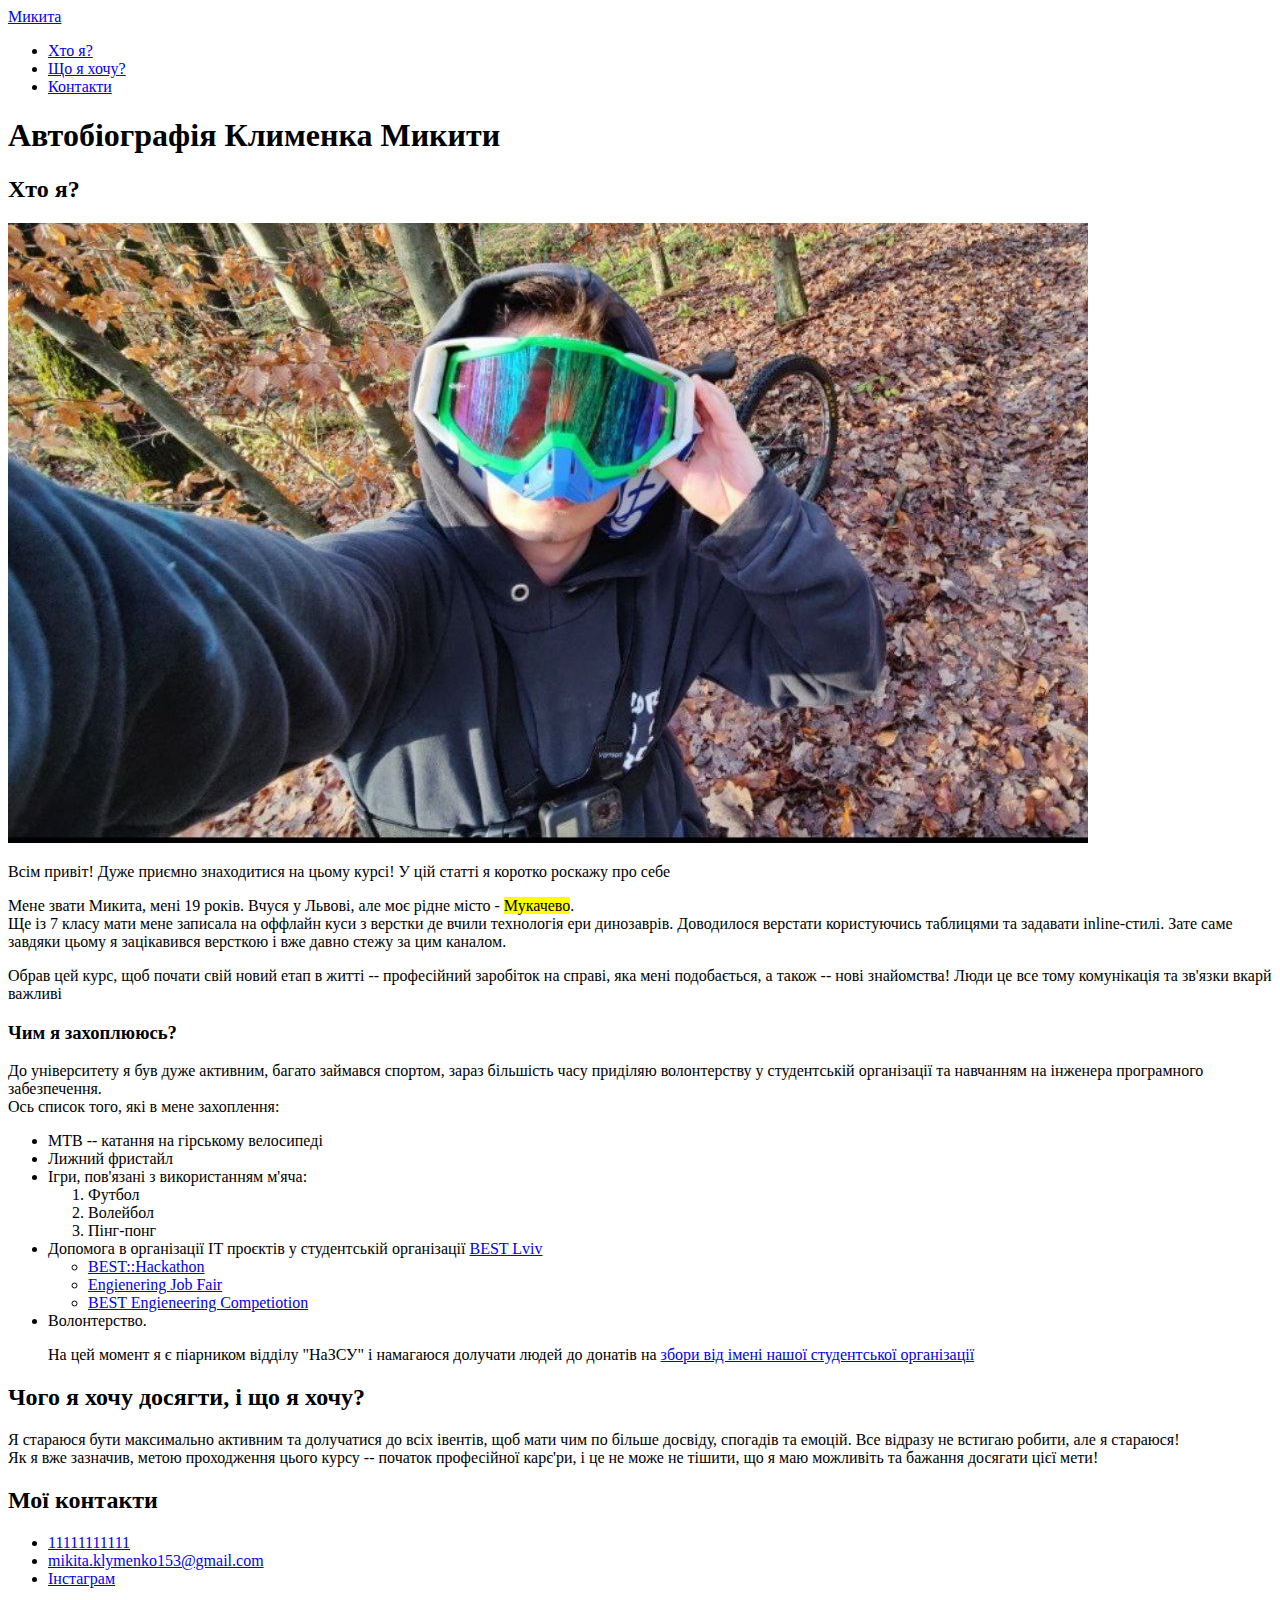
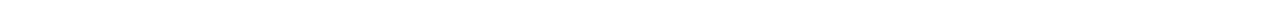
<file: lesson_2/index.html>
<!DOCTYPE html>
<html lang="uk">
  <head>
    <meta charset="UTF-8">
    <meta name="viewport" content="width=device-width, initial-scale=1.0">
    <title>Document</title>
  </head>
  
  <body>
    <header class="header" id="header">
      <div class="header__logo">
        <a href="#header">Микита</a>
      </div>
      <ul class="header__list">
        <li class="header__item"><a href="#about">Хто я?</a></li>
        <li class="header__item"><a href="#what">Що я хочу?</a></li>
        <li class="header__item"><a href="#contacts">Контакти</a></li>
      </ul>
    </header>
    <main class="main">
      <h1>Автобіографія Клименка Микити</h1>
      <section id="about" class="about">
        <div class="about__block">
          <h2 class="about__title title">Хто я?</h2>
          <div class="about__image">
            <img src="img/mykyta.jpg" alt="Фотографія Клименка Микити">
          </div>
          <div class="about__paragraph">
            <p>
              Всім привіт! Дуже приємно знаходитися на цьому курсі! У цій статті
              я коротко роскажу про себе
            </p>
            <p>
              Мене звати Микита, мені 19 років. Вчуся у Львові, але моє рідне
              місто -
              <span title="Маленьке затишне місто в Закарпатьській області"
                ><mark>Мукачево</mark></span
              >. <br>Ще із 7 класу мати мене записала на оффлайн куси з
              верстки де вчили технологія ери динозаврів. Доводилося верстати
              користуючись таблицями та задавати inline-стилі. Зате саме завдяки
              цьому я зацікавився версткою і вже давно стежу за цим каналом.
            </p>
            <p>
              Обрав цей курс, щоб почати свій новий етап в житті -- професійний
              заробіток на справі, яка мені подобається, а також -- нові
              знайомства! Люди це все тому комунікація та зв'язки вкарй важливі
            </p>
          </div>
        </div>
        <div class="about__block">
          <h3 class="about__sub-title sub-title">Чим я захоплююсь?</h3>
          <div class="about__paragraph">
            <p>
              До університету я був дуже активним, багато займався спортом,
              зараз більшість часу приділяю волонтерству у студентській
              організації та навчанням на інженера програмного забезпечення.<br>
              Ось список того, які в мене захоплення:
            </p>
            <ul class="about__list">
              <li class="about__item">
                MTB -- катання на гірському велосипеді
              </li>
              <li class="about__item">Лижний фристайл</li>
              <li class="about__item">
                Ігри, пов'язані з використанням м'яча:
                <ol class="about__list">
                  <li class="about__item">Футбол</li>
                  <li class="about__item">Волейбол</li>
                  <li class="about__item">Пінг-понг</li>
                </ol>
              </li>
              <li>
                Допомога в організації IT проєктів у студентській організації
                <a href="https://best-lviv.org.ua/" target="_blank"
                  >BEST Lviv</a
                >
                <ul>
                  <li>
                    <a
                      href="https://best-lviv.org.ua/hack/index-ua.html"
                      target="_blank"
                      >BEST::Hackathon</a
                    >
                  </li>
                  <li>
                    <a href="https://ejf.best-lviv.org.ua/" target="_blank"
                      >Engienering Job Fair</a
                    >
                  </li>
                  <li>
                    <a href="https://bec2023.vercel.app/" target="_blank"
                      >BEST Engieneering Competiotion</a
                    >
                  </li>
                </ul>
              </li>
              <li>
                Волонтерство.
                <p>
                  На цей момент я є піарником відділу "НаЗСУ" і намагаюся
                  долучати людей до донатів на
                  <a
                    href="https://www.instagram.com/p/C32DZEWNuvE/"
                    target="_blank"
                  >
                    збори від імені нашої студентської організації
                  </a>
                </p>
              </li>
            </ul>
          </div>
        </div>
      </section>
      <section class="what" id="what">
        <div class="what__block">
          <h2 class="what__title title">Чого я хочу досягти, і що я хочу?</h2>
          <div class="what__paragraph">
            <p>
              Я стараюся бути максимально активним та долучатися до всіх
              івентів, щоб мати чим по більше досвіду, спогадів та емоцій. Все
              відразу не встигаю робити, але я стараюся!<br>
              Як я вже зазначив, метою проходження цього курсу -- початок
              професійної карє'ри, і це не може не тішити, що я маю можливіть та
              бажання досягати цієї мети!
            </p>
          </div>
        </div>
      </section>
    </main>
    <footer class="footer" id="contacts">
        <div class="footer__block">
            <h2 class="footer__title">Мої контакти</h2>
            <ul class="footer__list">
              <li class="footer__item">
                <a href="tel:11111111111">11111111111</a>
              </li>
              <li class="footer__item">
                <a href="mailto:mikita.klymenko153@gmail.com"
                  >mikita.klymenko153@gmail.com</a
                >
              </li>
              <li class="footer__item">
                <a href="https://www.instagram.com/polter01/" target="_blank" >Інстаграм</a>
              </li>
            </ul>
          </div>
    </footer>
  </body>
</html>
</file>
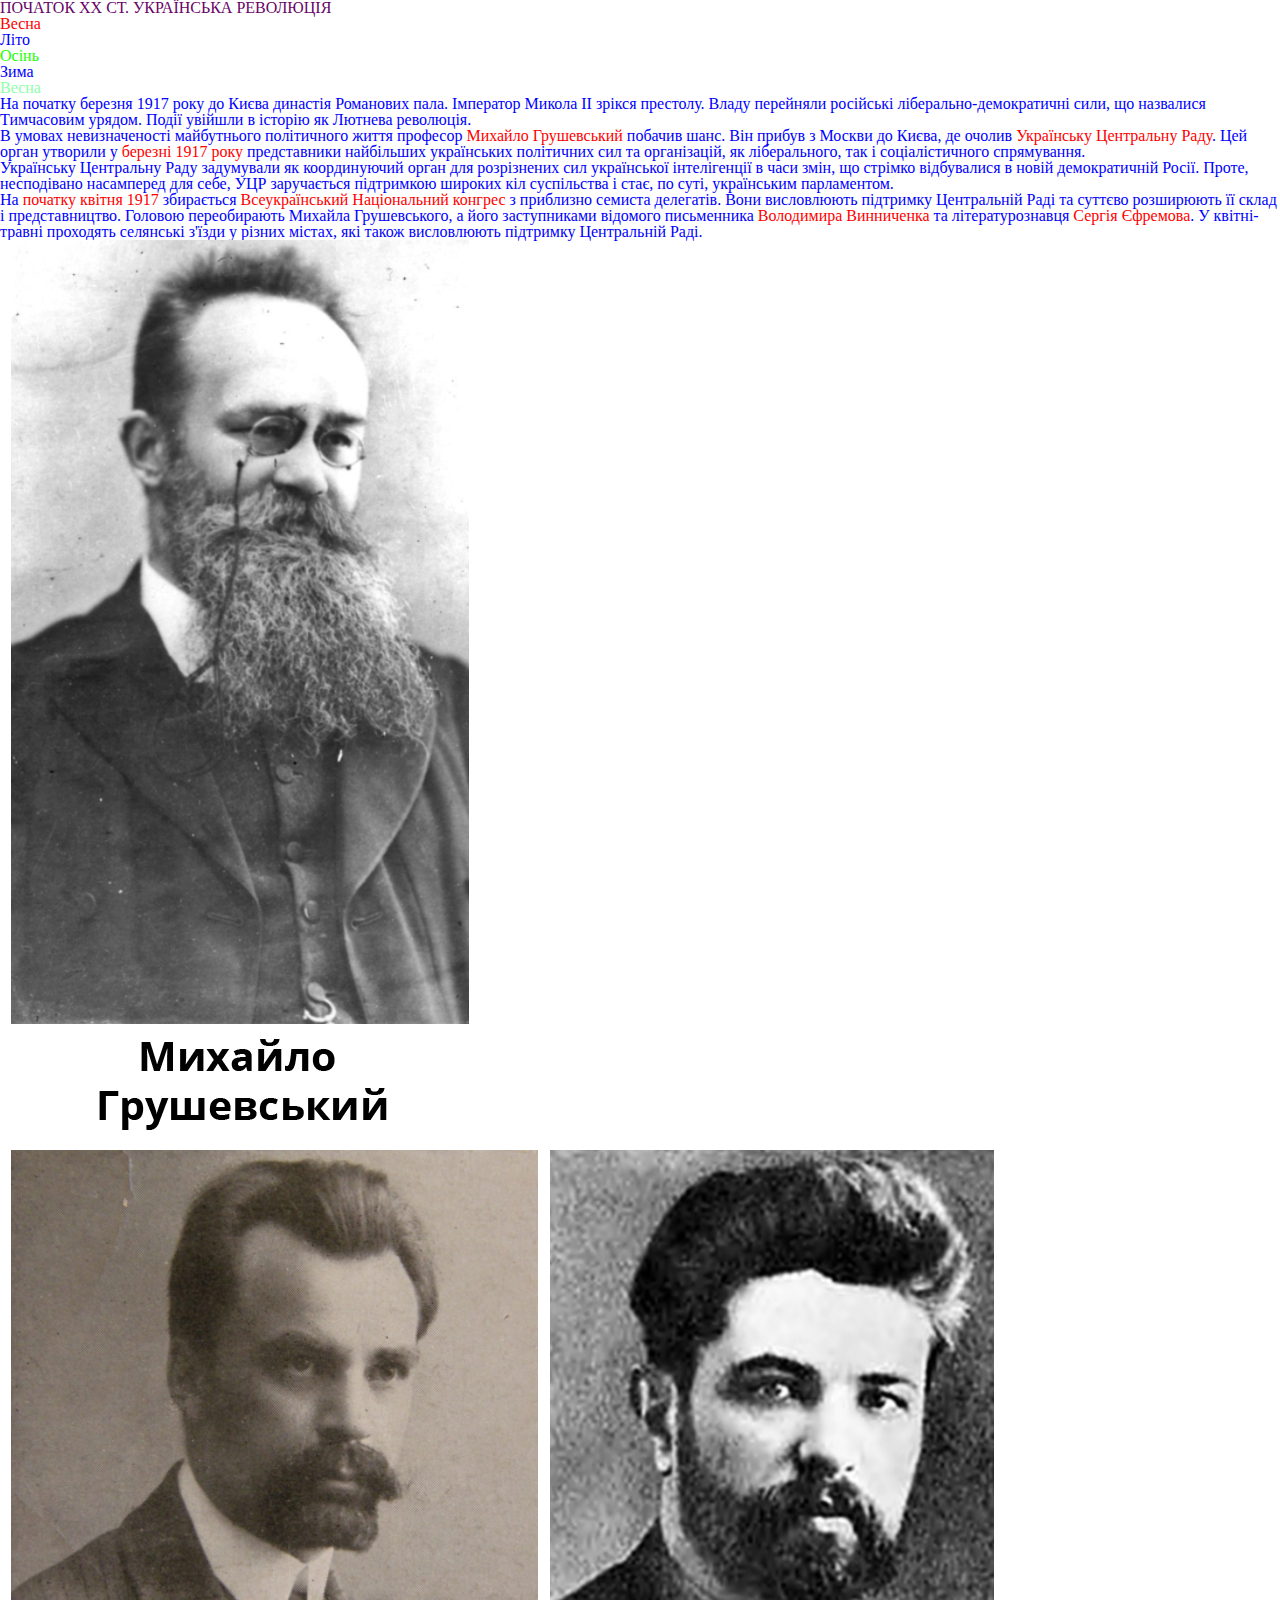
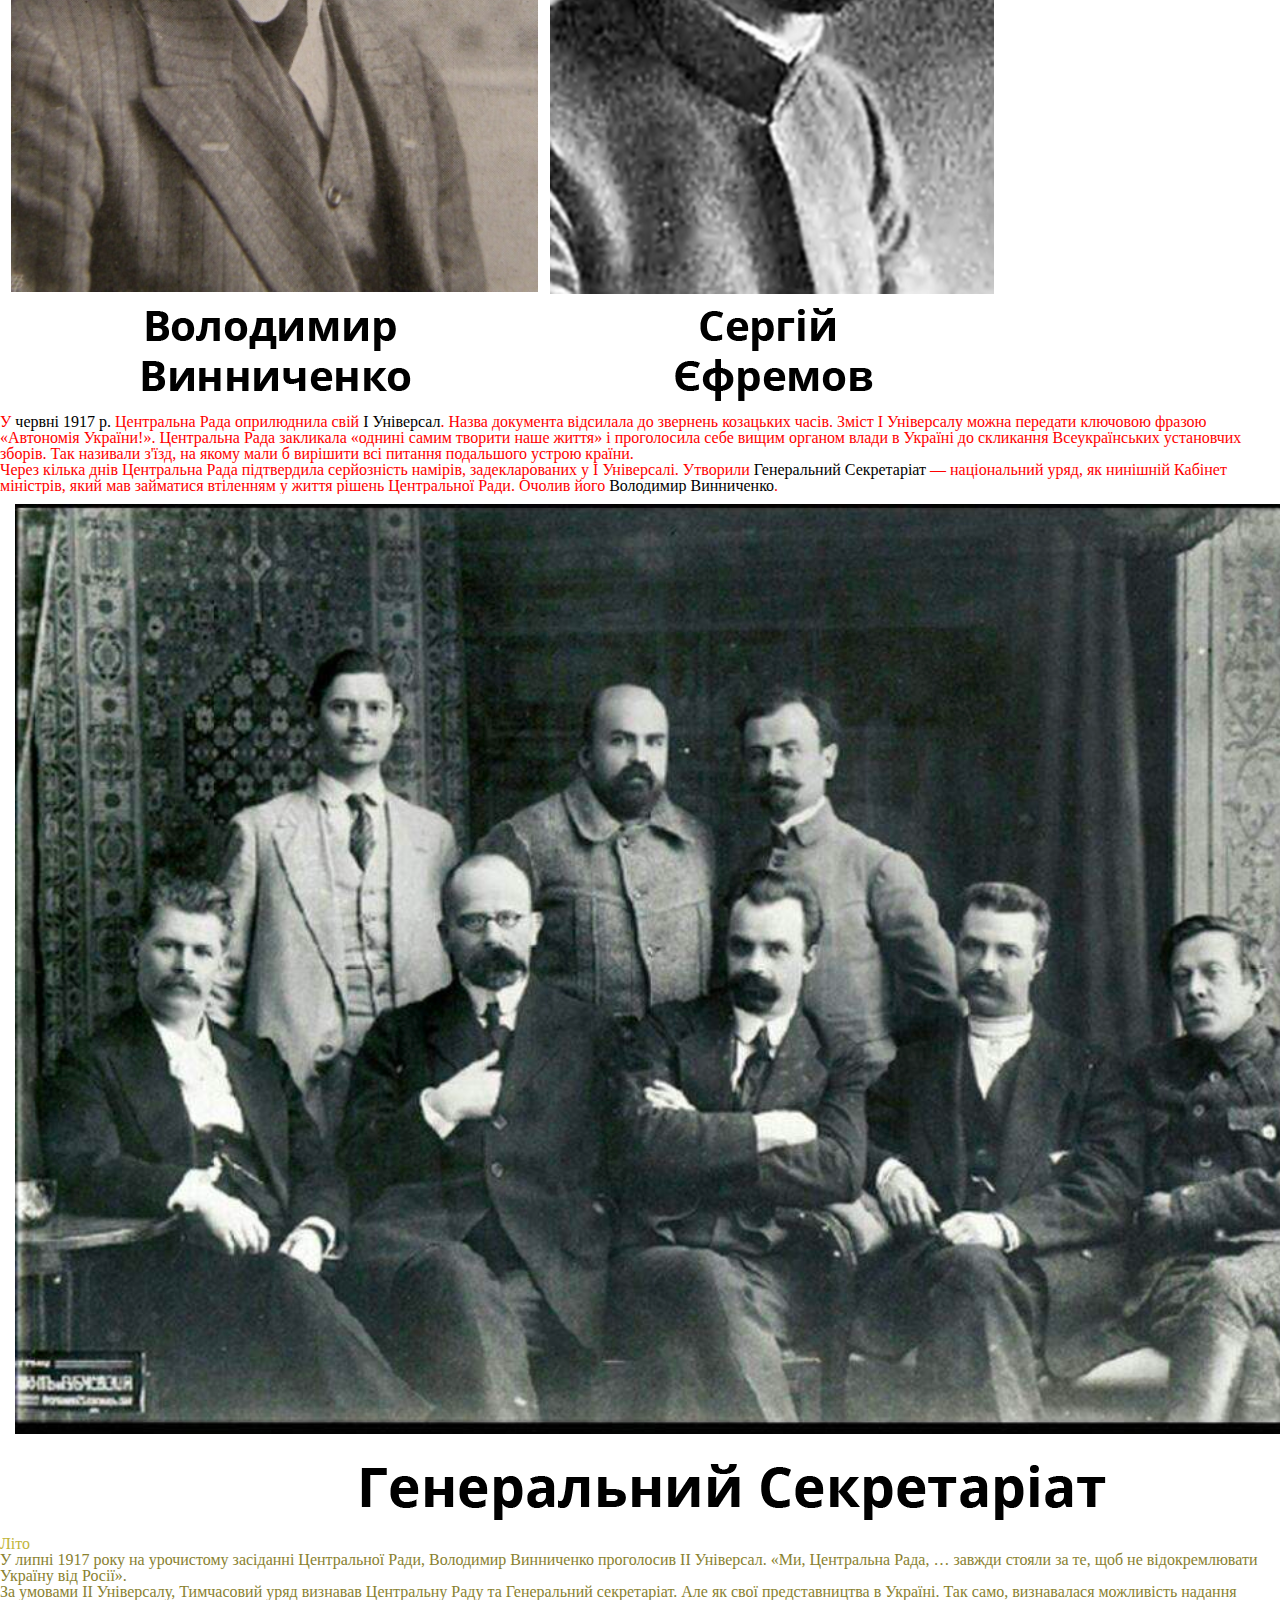
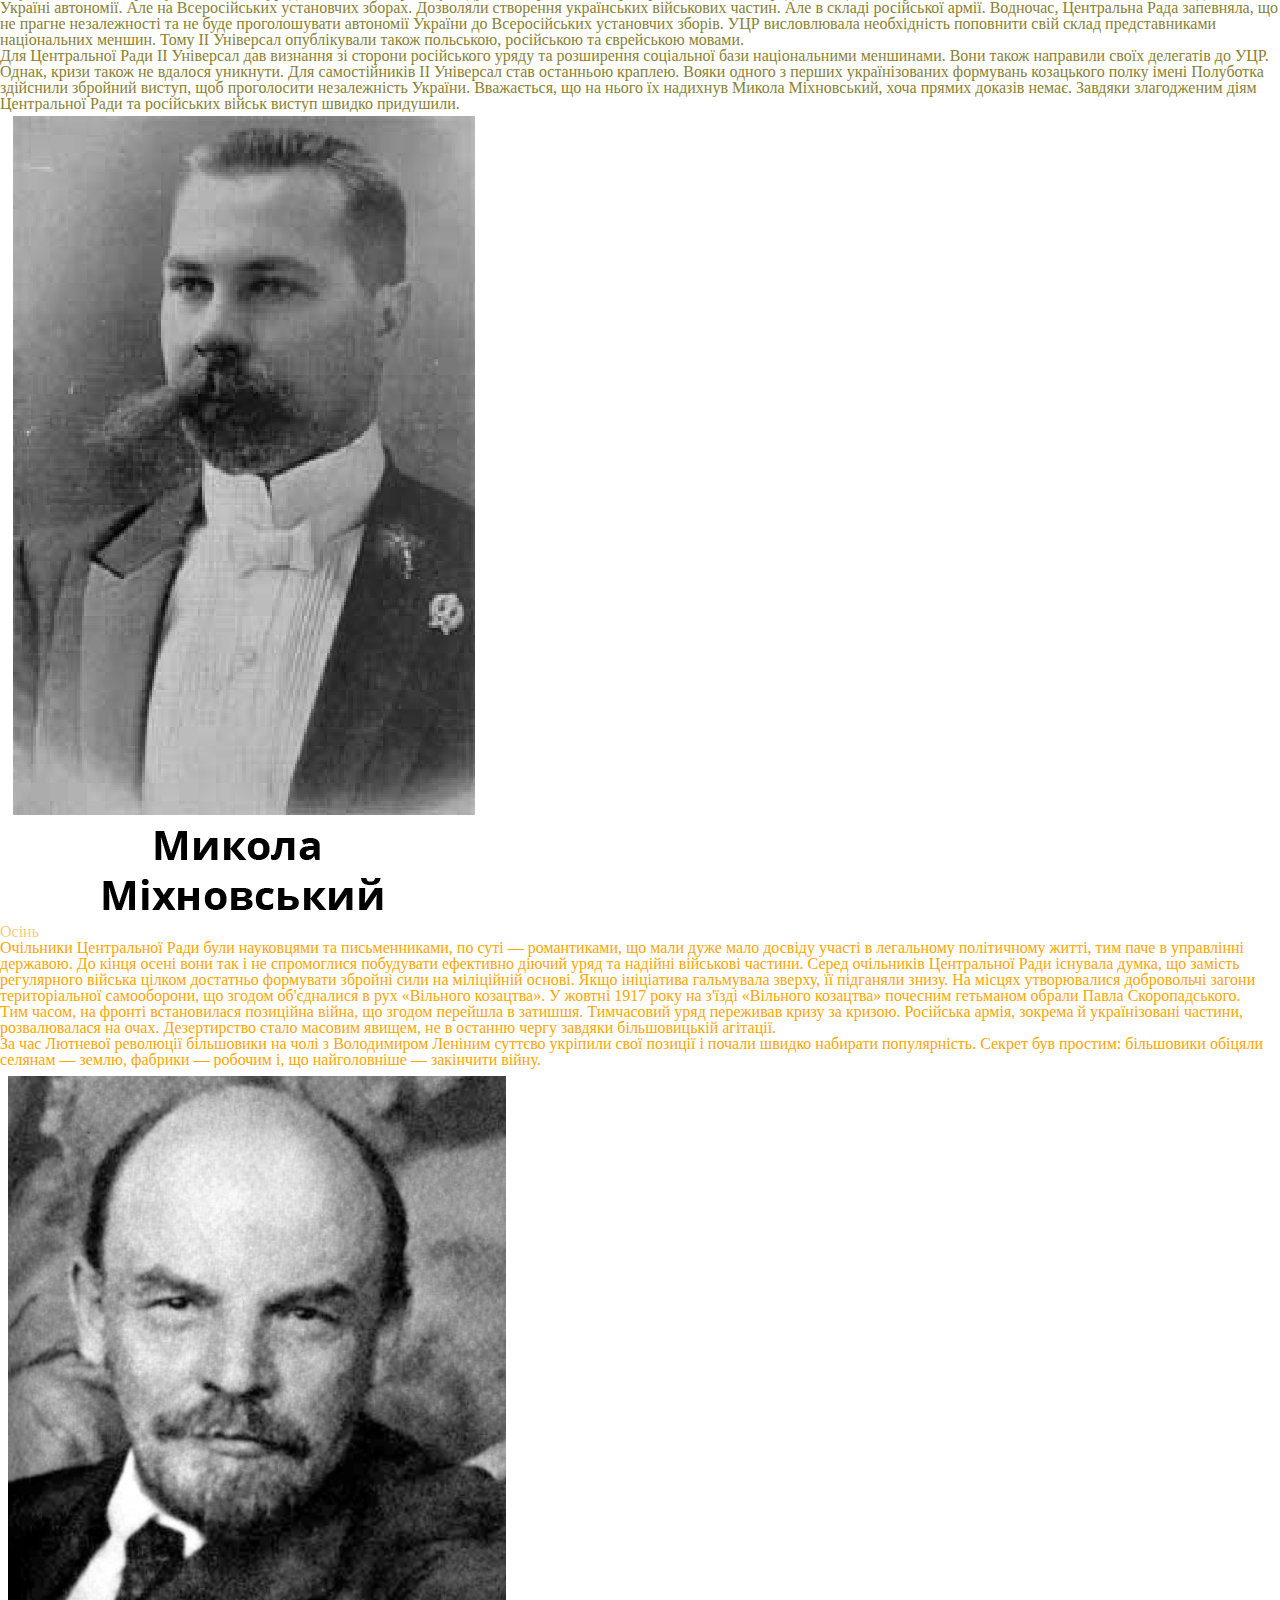
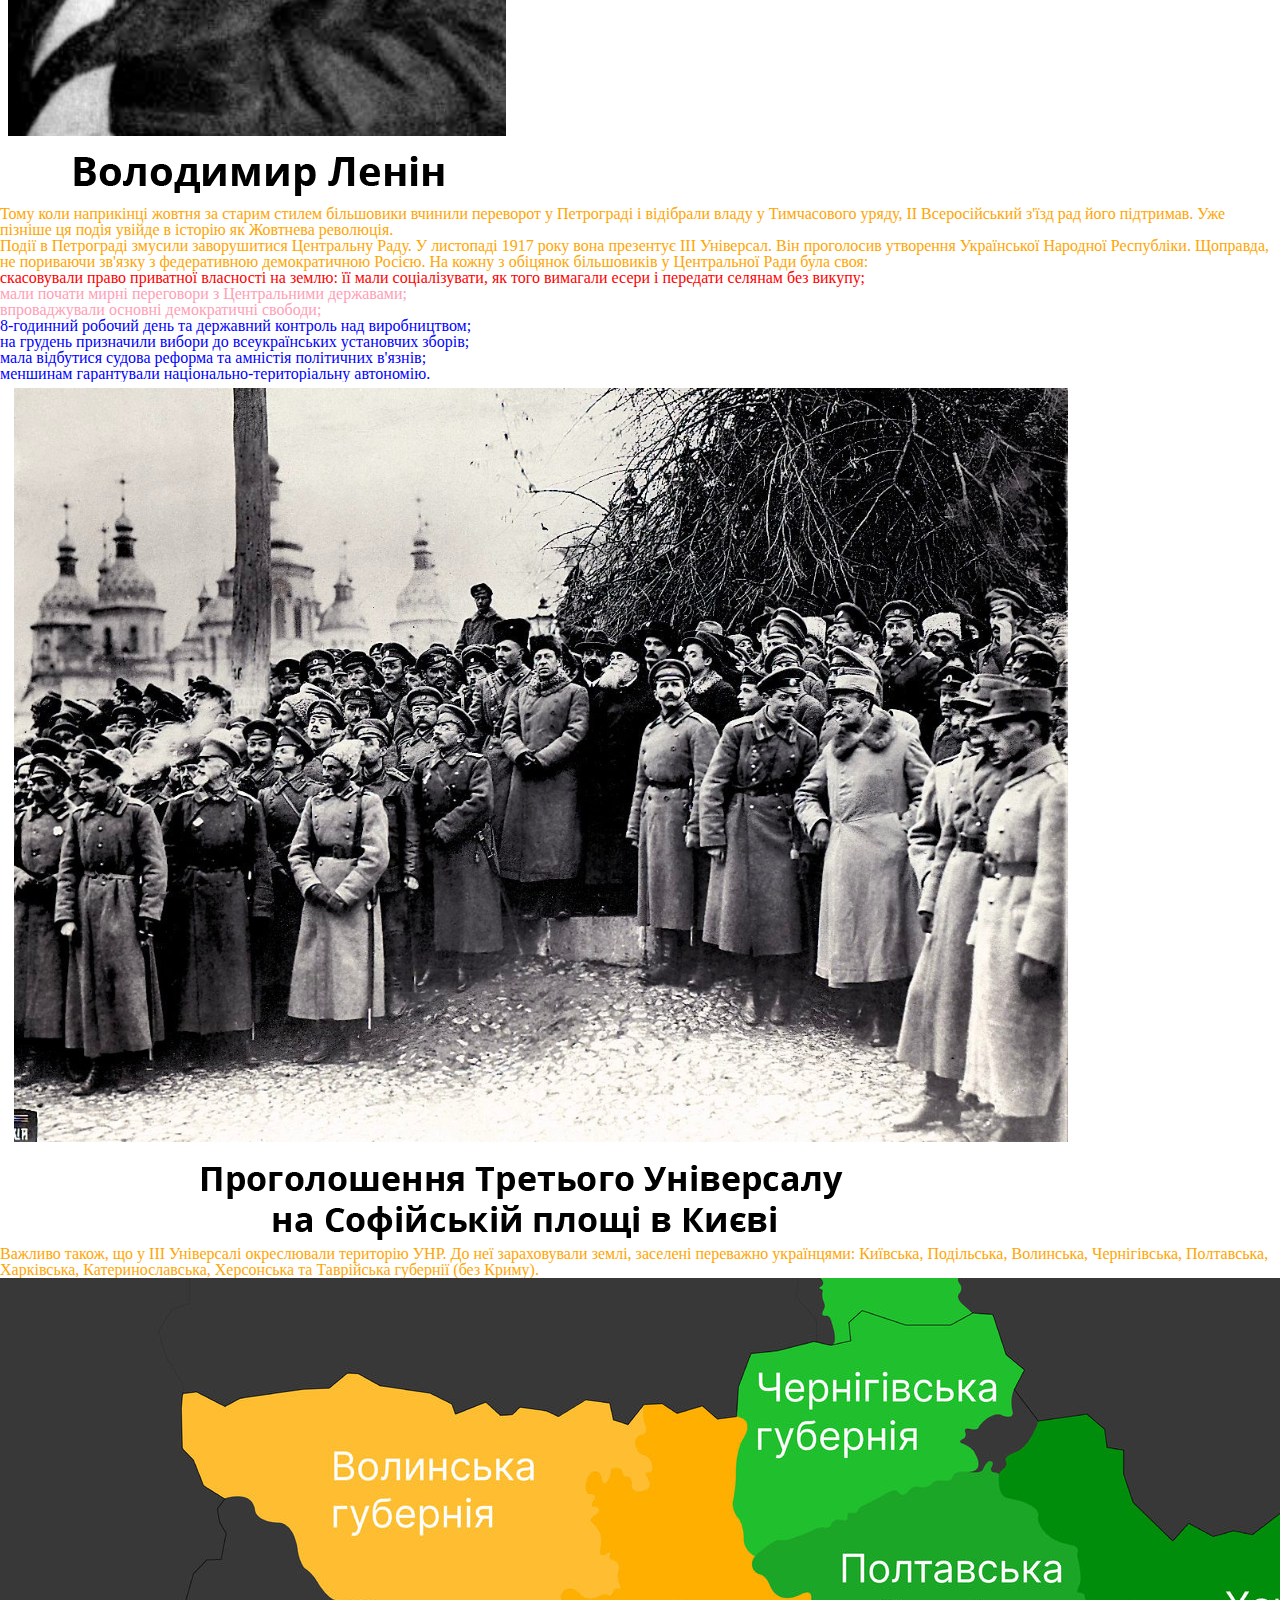
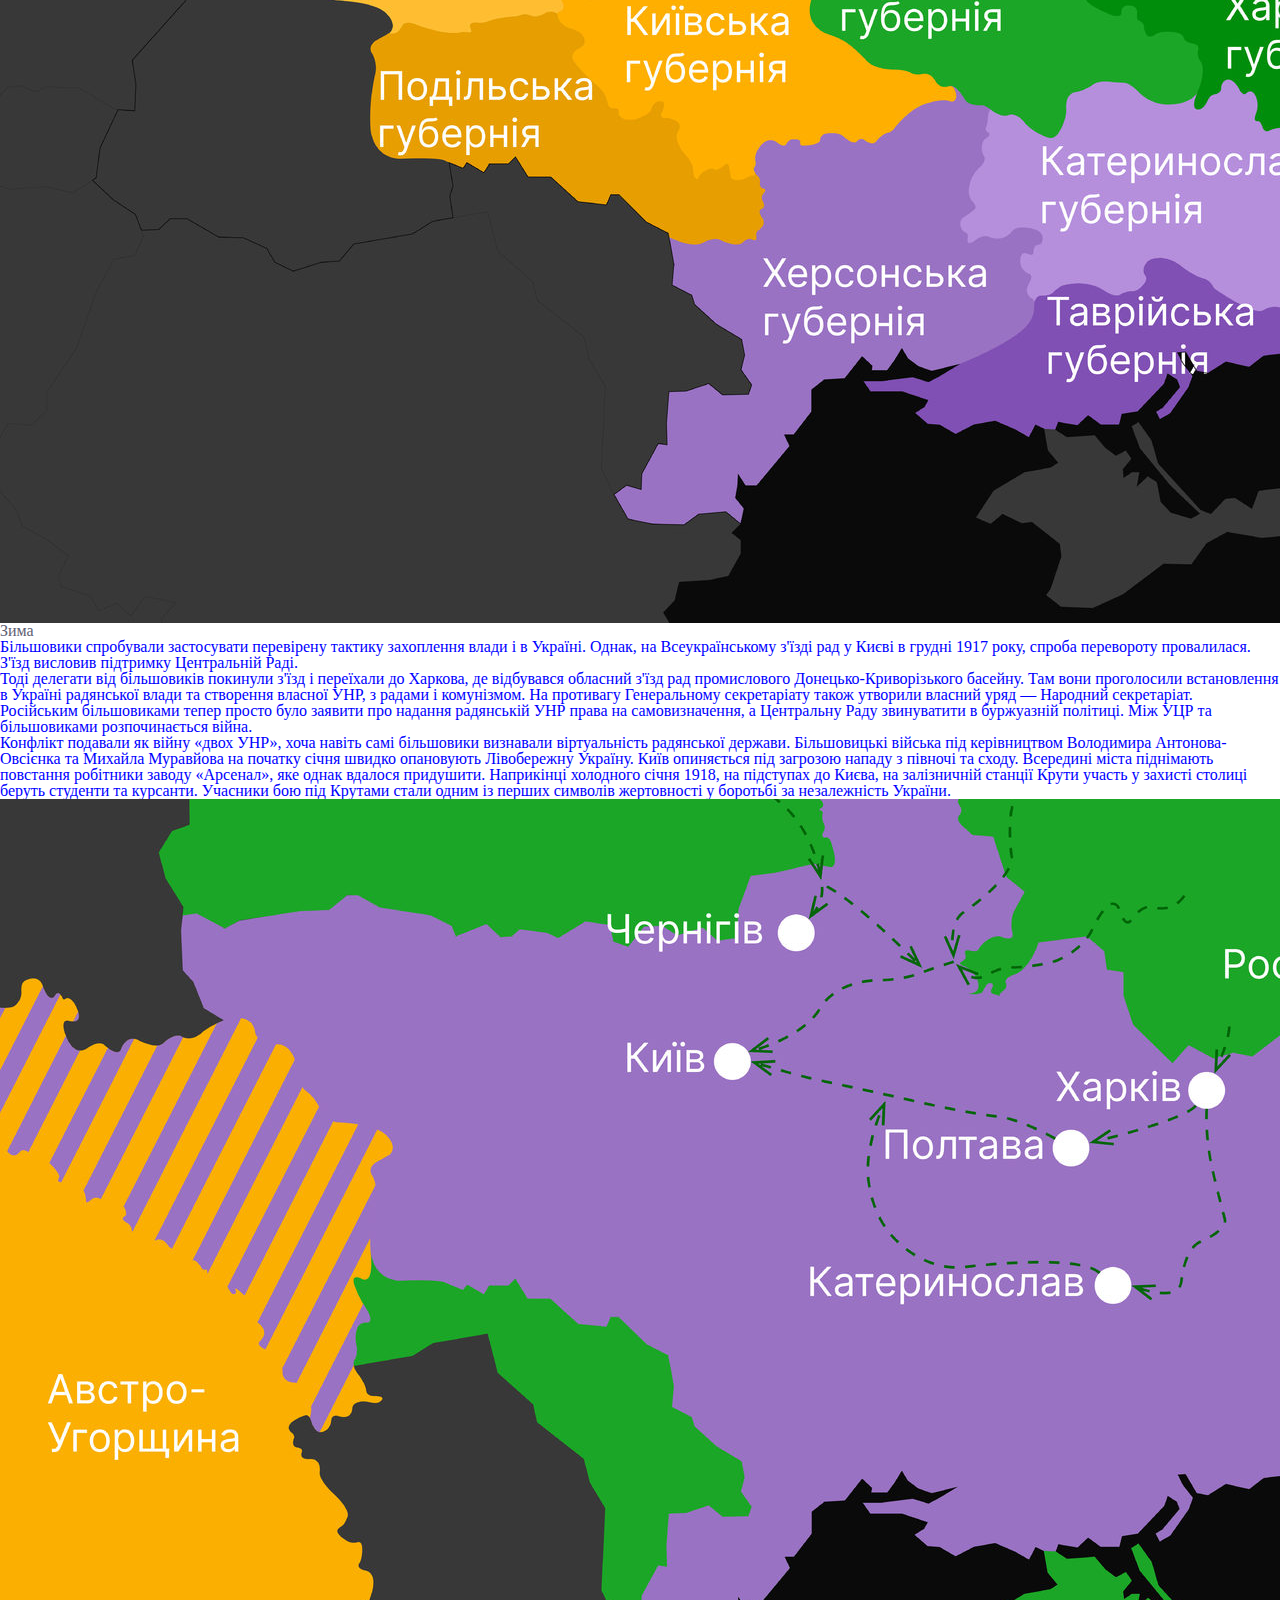
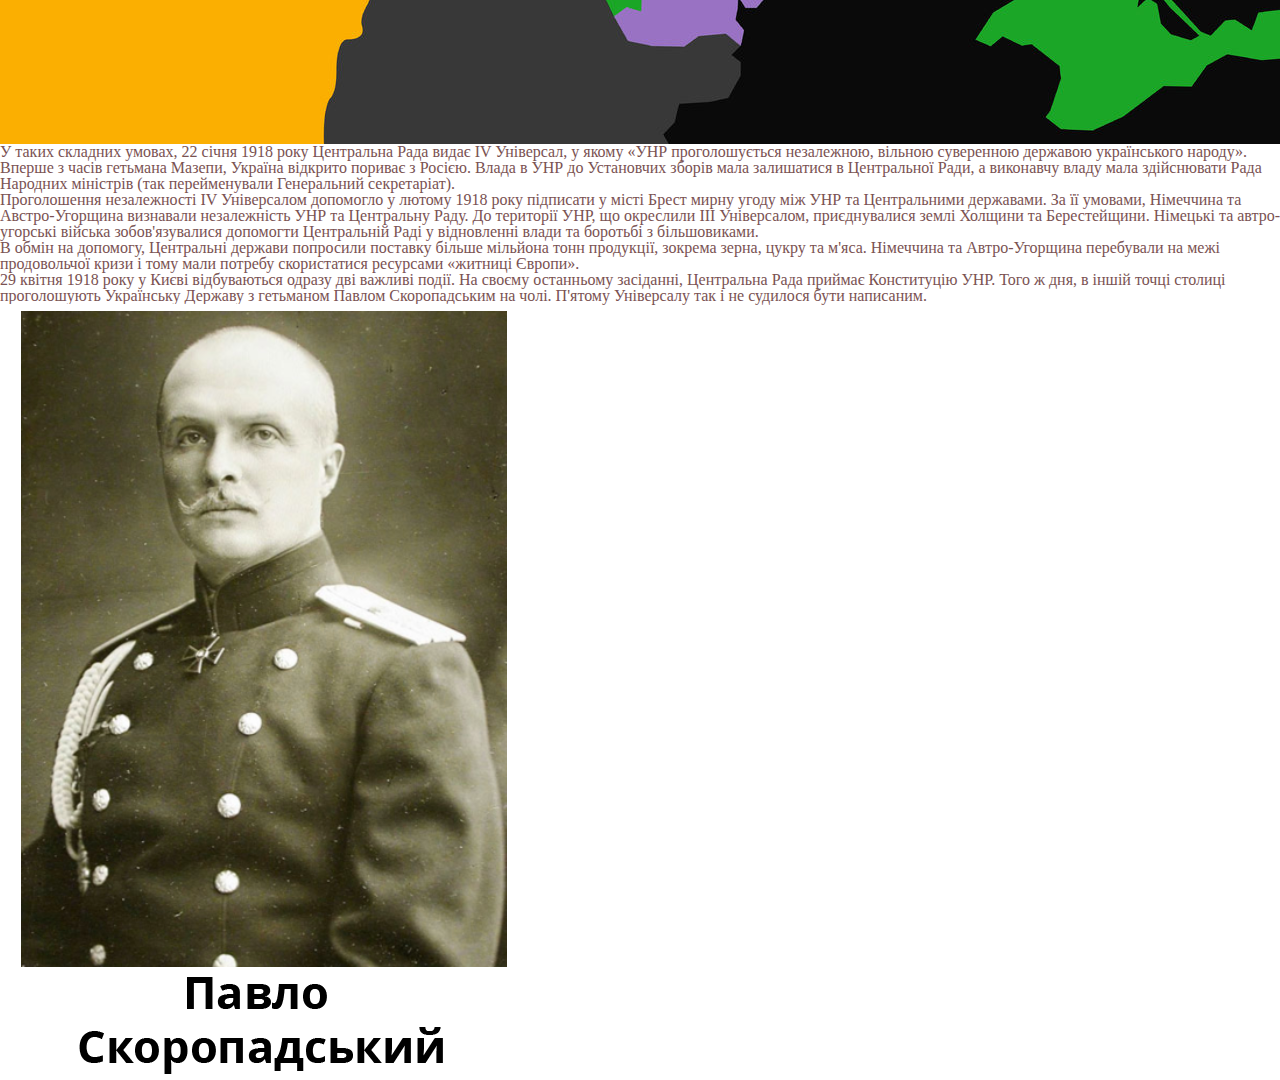
<file: lesson_3/index.html>
<!DOCTYPE html>
<html lang="uk">
  <head>
    <meta charset="UTF-8">
    <meta name="viewport" content="width=device-width, initial-scale=1.0">
    <link rel="stylesheet" href="css/style.css">
    <title>Document</title>
  </head>
  <body>
    <header class="header">
      <h1 class="title">ПОЧАТОК ХХ СТ. УКРАЇНСЬКА РЕВОЛЮЦІЯ</h1>
      <ul class="list">
        <li class="spring-item item"><a href="#spring">Весна</a></li>
        <li class="summer-item item"><a href="#summer">Літо</a></li>
        <li class="autumn-item item"><a href="#autumn">Осінь</a></li>
        <li class="winter-item item"><a href="#winter">Зима</a></li>
      </ul>
    </header>
    <main class="page">
      <section class="spring" id="spring">
        <h2 class="sub-title">Весна</h2>
        <div class="block-1">
          <div class="text">
            <p>
              На початку березня 1917 року до Києва династія Романових пала.
              Імператор Микола ІІ зрікся престолу. Владу перейняли російські
              ліберально-демократичні сили, що назвалися Тимчасовим урядом.
              Події увійшли в історію як Лютнева революція.
            </p>
            <p>
              В умовах невизначеності майбутнього політичного життя професор
              <span>Михайло Грушевський</span> побачив шанс. Він прибув з Москви
              до Києва, де очолив <span>Українську Центральну Раду</span>. Цей
              орган утворили у <span>березні 1917 року</span> представники
              найбільших українських політичних сил та організацій, як
              ліберального, так і соціалістичного спрямування.
            </p>
            <p>
              Українську Центральну Раду задумували як координуючий орган для
              розрізнених сил української інтелігенції в часи змін, що стрімко
              відбувалися в новій демократичній Росії. Проте, несподівано
              насамперед для себе, УЦР заручається підтримкою широких кіл
              суспільства і стає, по суті, українським парламентом.
            </p>
            <p>
              На <span>початку квітня 1917</span> збирається
              <span>Всеукраїнський Національний конгрес</span> з приблизно
              семиста делегатів. Вони висловлюють підтримку Центральній Раді та
              суттєво розширюють її склад і представництво. Головою переобирають
              Михайла Грушевського, а його заступниками відомого письменника
              <span>Володимира Винниченка</span> та літературознавця
              <span>Сергія Єфремова</span>. У квітні-травні проходять селянські
              з'їзди у різних містах, які також висловлюють підтримку
              Центральній Раді.
            </p>
          </div>
          <div class="images">
            <div class="image">
              <img src="img/grushevskiy.png" alt="Михайло Грушевський">
            </div>
            <div class="image">
              <img
                src="img/vynnychenko_and_ephremov.png"
                alt="Володимир Винниченко та Сергій Єфремов"
             >
            </div>
          </div>
        </div>
        <div class="block-2">
          <div class="text">
            <p>
              У <span>червні 1917 р.</span> Центральна Рада оприлюднила свій
              <span>І Універсал</span>. Назва документа відсилала до звернень
              козацьких часів. Зміст І Універсалу можна передати ключовою фразою
              «Автономія України!». Центральна Рада закликала «однині самим
              творити наше життя» і проголосила себе вищим органом влади в
              Україні до скликання Всеукраїнських установчих зборів. Так
              називали з'їзд, на якому мали б вирішити всі питання подальшого
              устрою країни.
            </p>
            <p>
              Через кілька днів Центральна Рада підтвердила серйозність намірів,
              задекларованих у І Універсалі. Утворили
              <span>Генеральний Секретаріат</span> — національний уряд, як
              нинішній Кабінет міністрів, який мав займатися втіленням у життя
              рішень Центральної Ради. Очолив його
              <span>Володимир Винниченко</span>.
            </p>
          </div>
          <div class="images">
            <div class="image">
              <img
                src="img/general_assembly.png"
                alt="Генеральний секретаріат"
             >
            </div>
          </div>
        </div>
      </section>

      <section class="summer" id="summer">
        <h2 class="sub-title">Літо</h2>
        <div class="block-1">
          <div class="text">
            <p>
              У <span>липні 1917 року</span> на урочистому засіданні Центральної
              Ради, Володимир Винниченко проголосив <span>ІІ Універсал</span>.
              «Ми, Центральна Рада, … завжди стояли за те, щоб не відокремлювати
              Україну від Росії».
            </p>
            <p>
              За умовами ІІ Універсалу, Тимчасовий уряд визнавав Центральну Раду
              та Генеральний секретаріат. Але як свої представництва в Україні.
              Так само, визнавалася можливість надання Україні автономії. Але на
              Всеросійських установчих зборах. Дозволяли створення українських
              військових частин. Але в складі російської армії. Водночас,
              Центральна Рада запевняла, що не прагне незалежності та не буде
              проголошувати автономії України до Всеросійських установчих
              зборів. УЦР висловлювала необхідність поповнити свій склад
              представниками національних меншин. Тому ІІ Універсал опублікували
              також польською, російською та єврейською мовами.
            </p>
            <p>
              Для Центральної Ради ІІ Універсал дав визнання зі сторони
              російського уряду та розширення соціальної бази національними
              меншинами. Вони також направили своїх делегатів до УЦР. Однак,
              кризи також не вдалося уникнути. Для <span>самостійників</span> ІІ
              Універсал став останньою краплею. Вояки одного з перших
              українізованих формувань козацького полку імені Полуботка
              здійснили збройний виступ, щоб проголосити незалежність України.
              Вважається, що на нього їх надихнув
              <span>Микола Міхновський</span>, хоча прямих доказів немає.
              Завдяки злагодженим діям Центральної Ради та російських військ
              виступ швидко придушили.
            </p>
          </div>
          <div class="images">
            <div class="image"><img src="img/mychnovskiy.png" alt=""></div>
          </div>
        </div>
      </section>

      <section class="autumn" id="autumn">
        <h2 class="sub-title">Осінь</h2>
        <div class="block-1">
          <div class="text">
            <p>
              Очільники Центральної Ради були науковцями та письменниками, по
              суті — романтиками, що мали дуже мало досвіду участі в легальному
              політичному житті, тим паче в управлінні державою. До кінця осені
              вони так і не спромоглися побудувати ефективно діючий уряд та
              надійні військові частини. Серед очільників Центральної Ради
              існувала думка, що замість регулярного війська цілком достатньо
              формувати збройні сили на міліційній основі. Якщо ініціатива
              гальмувала зверху, її підганяли знизу. На місцях утворювалися
              добровольчі загони територіальної самооборони, що згодом
              об'єдналися в <span>рух «Вільного козацтва»</span>. У жовтні 1917
              року на з'їзді «Вільного козацтва» почесним гетьманом обрали Павла
              Скоропадського.
            </p>
            <p>
              Тим часом, на фронті встановилася позиційна війна, що згодом
              перейшла в затишшя. Тимчасовий уряд переживав кризу за кризою.
              Російська армія, зокрема й українізовані частини, розвалювалася на
              очах. Дезертирство стало масовим явищем, не в останню чергу
              завдяки більшовицькій агітації.
            </p>
            <p>
              За час Лютневої революції більшовики на чолі з
              <span>Володимиром Леніним</span> суттєво укріпили свої позиції і
              почали швидко набирати популярність. Секрет був простим:
              більшовики обіцяли селянам — землю, фабрики — робочим і, що
              найголовніше — закінчити війну.
            </p>
          </div>
          <div class="image"><img src="img/lenin.png" alt="Зображення чорта"></div>
        </div>
        <div class="block-2">
          <div class="text">
            <p>
              Тому коли наприкінці жовтня за старим стилем більшовики вчинили
              переворот у Петрограді і відібрали владу у Тимчасового уряду, ІІ
              Всеросійський з'їзд рад його підтримав. Уже пізніше ця подія
              увійде в історію як Жовтнева революція.
            </p>
            <p>
              Події в Петрограді змусили заворушитися Центральну Раду. У
              <span>листопаді 1917 року</span> вона презентує
              <span>ІІІ Універсал</span>. Він проголосив утворення Української
              Народної Республіки. Щоправда, не пориваючи зв'язку з федеративною
              демократичною Росією. На кожну з обіцянок більшовиків у
              Центральної Ради була своя:
            </p>
            <ul class="list">
              <li class="item">
                скасовували право приватної власності на землю: її мали
                соціалізувати, як того вимагали есери і передати селянам без
                викупу;
              </li>
              <li class="item">
                мали почати мирні переговори з Центральними державами;
              </li>
              <li class="item">впроваджували основні демократичні свободи;</li>
              <li class="item">
                8-годинний робочий день та державний контроль над виробництвом;
              </li>
              <li class="item">
                на грудень призначили вибори до всеукраїнських установчих
                зборів;
              </li>
              <li class="item">
                мала відбутися судова реформа та амністія політичних в'язнів;
              </li>
              <li class="item">
                меншинам гарантували національно-територіальну автономію.
              </li>
            </ul>
          </div>
          <div class="image">
            <img src="img/third_universal.png" alt="Зображення прийняття 3 універсалу">
          </div>
        </div>
        <div class="block-3">
          <div class="text">
            <p>
              Важливо також, що у ІІІ Універсалі окреслювали територію УНР. До
              неї зараховували землі, заселені переважно українцями: Київська,
              Подільська, Волинська, Чернігівська, Полтавська, Харківська,
              Катеринославська, Херсонська та Таврійська губернії (без Криму).
            </p>
          </div>
          <div class="image"><img src="img/ukraine_map.jpg" alt="Карта територій україни за 3 універсалом"></div>
        </div>
      </section>

      <section class="winter" id="winter">
        <h2 class="sub-title">Зима</h2>
        <div class="block-1">
          <div class="text">
            <p>
              Більшовики спробували застосувати перевірену тактику захоплення
              влади і в Україні. Однак, на Всеукраїнському з'їзді рад у Києві в
              грудні 1917 року, спроба перевороту провалилася. З'їзд висловив
              підтримку Центральній Раді.
            </p>
            <p>
              Тоді делегати від більшовиків покинули з'їзд і переїхали до
              Харкова, де відбувався обласний з'їзд рад промислового
              Донецько-Криворізького басейну. Там вони проголосили встановлення
              в Україні радянської влади та створення власної УНР, з радами і
              комунізмом. На противагу Генеральному секретаріату також утворили
              власний уряд — <span>Народний секретаріат</span>.
            </p>
            <p>
              Російським більшовиками тепер просто було заявити про надання
              радянській УНР права на самовизначення, а Центральну Раду
              звинуватити в буржуазній політиці. Між УЦР та більшовиками
              розпочинається війна.
            </p>
            <p>
              Конфлікт подавали як війну «двох УНР», хоча навіть самі більшовики
              визнавали віртуальність радянської держави. Більшовицькі війська
              під керівництвом Володимира Антонова-Овсієнка та Михайла Муравйова
              на початку січня швидко опановують Лівобережну Україну. Київ
              опиняється під загрозою нападу з півночі та сходу. Всередині міста
              піднімають повстання робітники заводу «Арсенал», яке однак вдалося
              придушити. Наприкінці холодного <span>січня 1918</span>, на
              підступах до Києва, на залізничній станції Крути участь у захисті
              столиці беруть студенти та курсанти. Учасники
              <span>бою під Крутами</span> стали одним із перших символів
              жертовності у боротьбі за незалежність України.
            </p>
          </div>
          <div class="image"><img src="img/ukraine_map_2.jpg" alt="Карта територій України у війні з більшовиками"></div>
        </div>
        <div class="block-2">
          <div class="text">
            <p>
              У таких складних умовах, 22 січня 1918 року Центральна Рада видає
              IV Універсал, у якому «УНР проголошується незалежною, вільною
              суверенною державою українського народу». Вперше з часів гетьмана
              Мазепи, Україна відкрито пориває з Росією. Влада в УНР до
              Установчих зборів мала залишатися в Центральної Ради, а виконавчу
              владу мала здійснювати Рада Народних міністрів (так перейменували
              Генеральний секретаріат).
            </p>
            <p>
              Проголошення незалежності ІV Універсалом допомогло у лютому 1918
              року підписати у місті Брест мирну угоду між УНР та Центральними
              державами. За її умовами, Німеччина та Австро-Угорщина визнавали
              незалежність УНР та Центральну Раду. До території УНР, що
              окреслили ІІІ Універсалом, приєднувалися землі Холщини та
              Берестейщини. Німецькі та автро-угорські війська зобов'язувалися
              допомогти Центральній Раді у відновленні влади та боротьбі з
              більшовиками.
            </p>
            <p>
              В обмін на допомогу, Центральні держави попросили поставку більше
              мільйона тонн продукції, зокрема зерна, цукру та м'яса. Німеччина
              та Автро-Угорщина перебували на межі продовольчої кризи і тому
              мали потребу скористатися ресурсами «житниці Європи».
            </p>
            <p>
              29 квітня 1918 року у Києві відбуваються одразу дві важливі події.
              На своєму останньому засіданні, Центральна Рада приймає
              Конституцію УНР. Того ж дня, в іншій точці столиці проголошують
              Українську Державу з гетьманом
              <span>Павлом Скоропадським</span> на чолі. П'ятому Універсалу так
              і не судилося бути написаним.
            </p>
          </div>
          <div class="image"><img src="img/skoropadskiy.png" alt="Зображення Павла Скоропадського"></div>
        </div>
      </section>
    </main>
    <footer class="footer"></footer>
  </body>
</html>
</file>
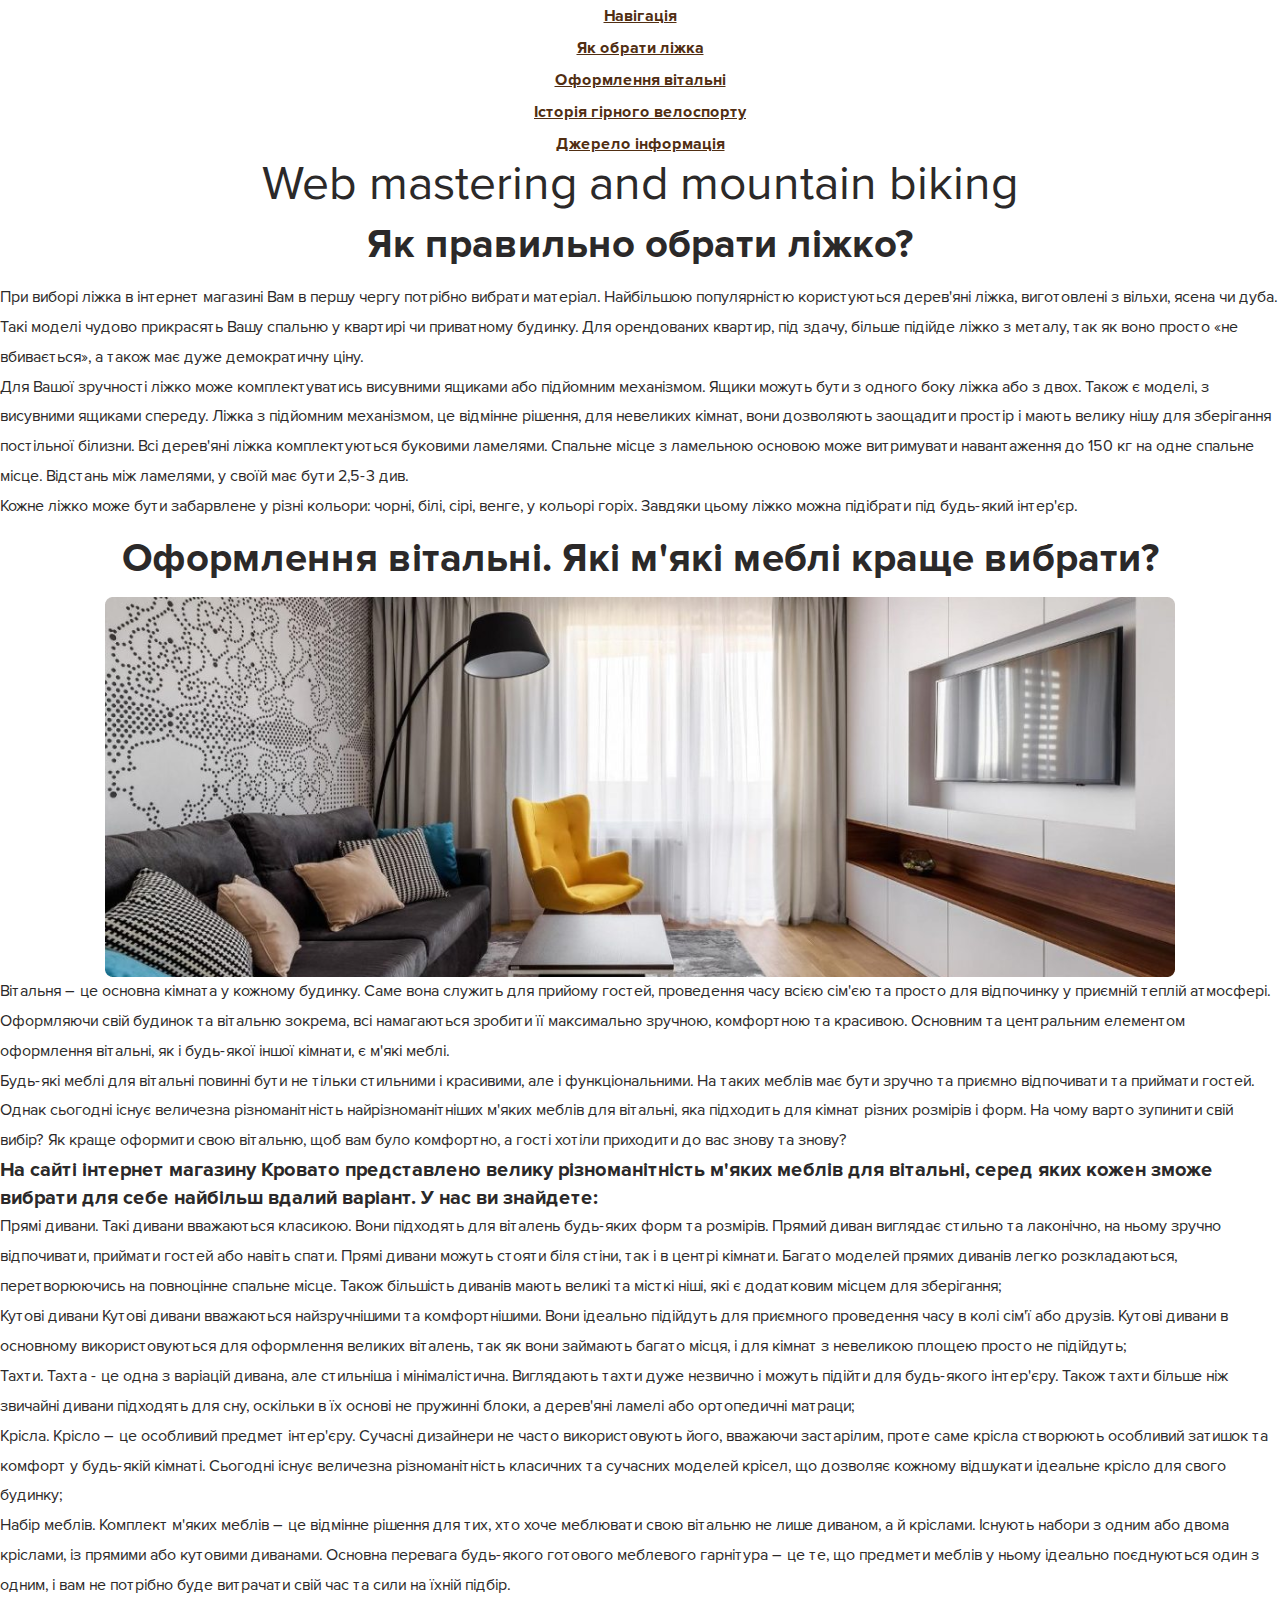
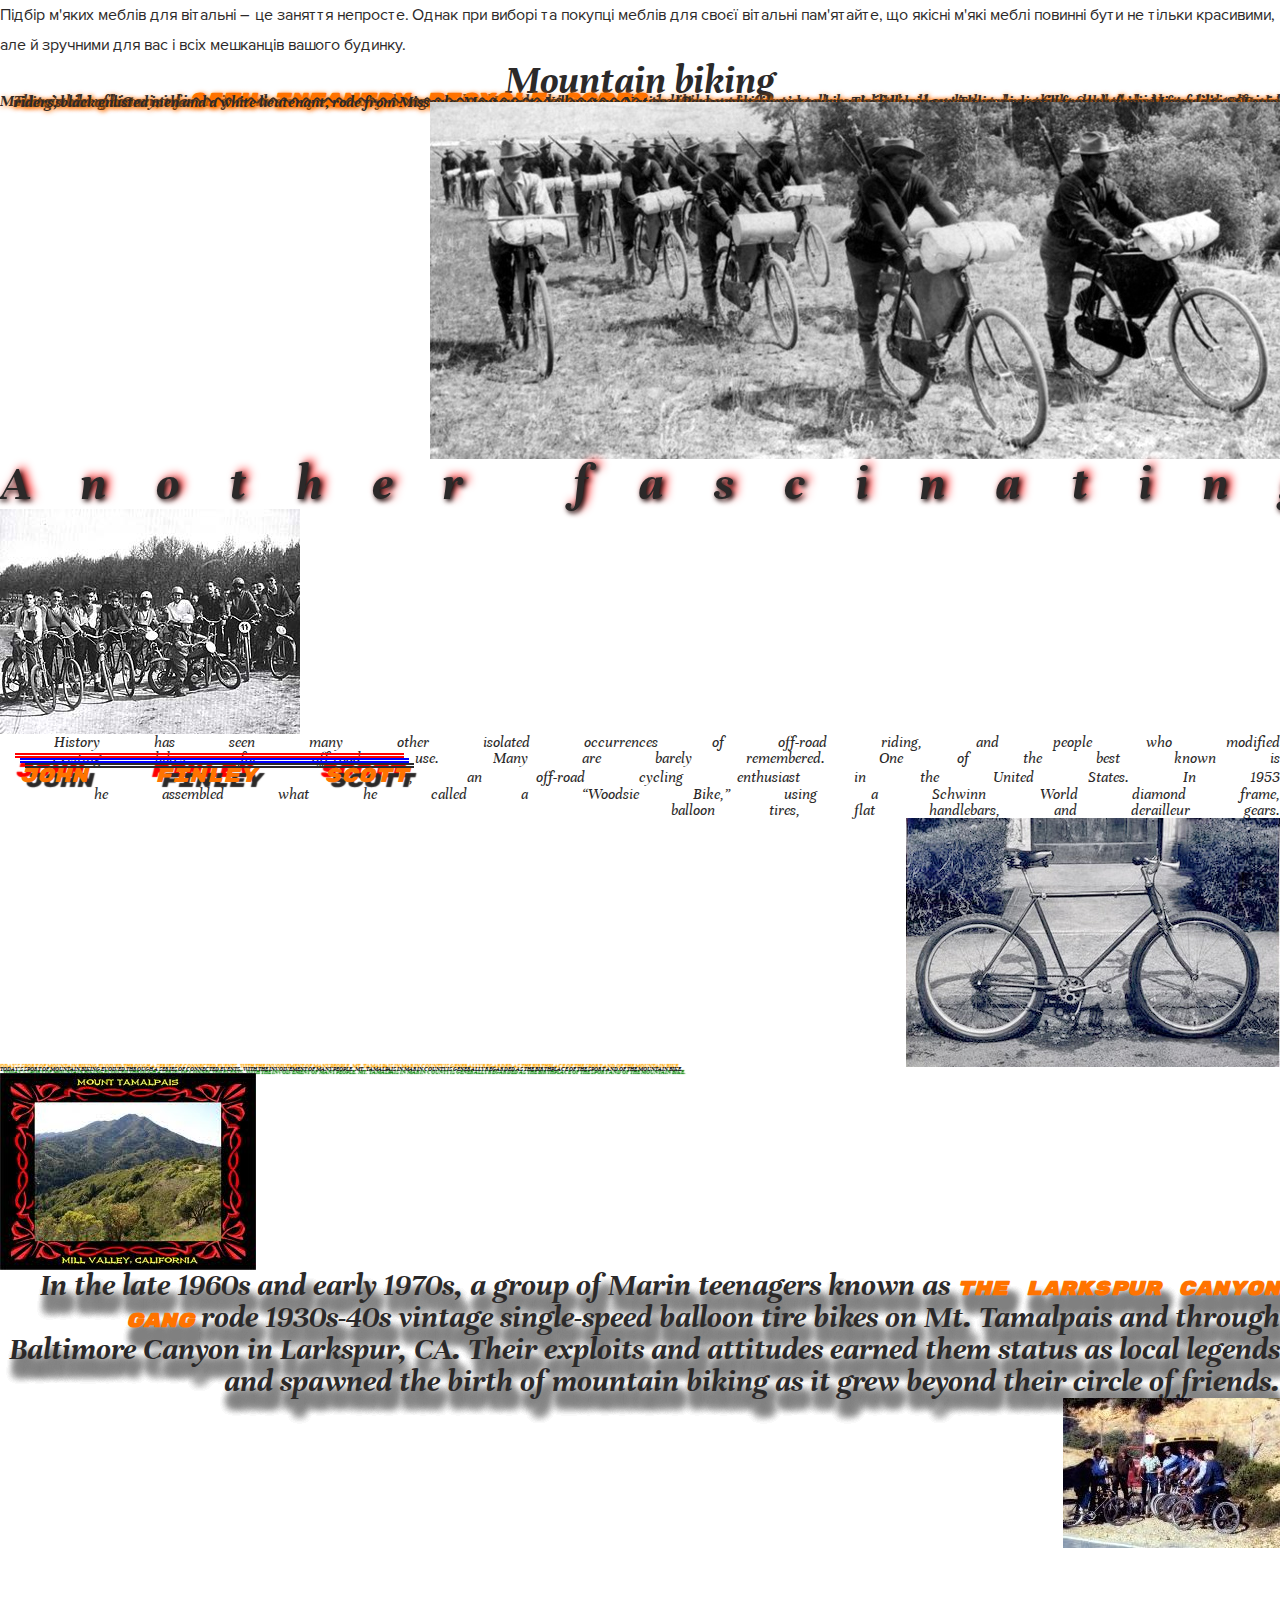
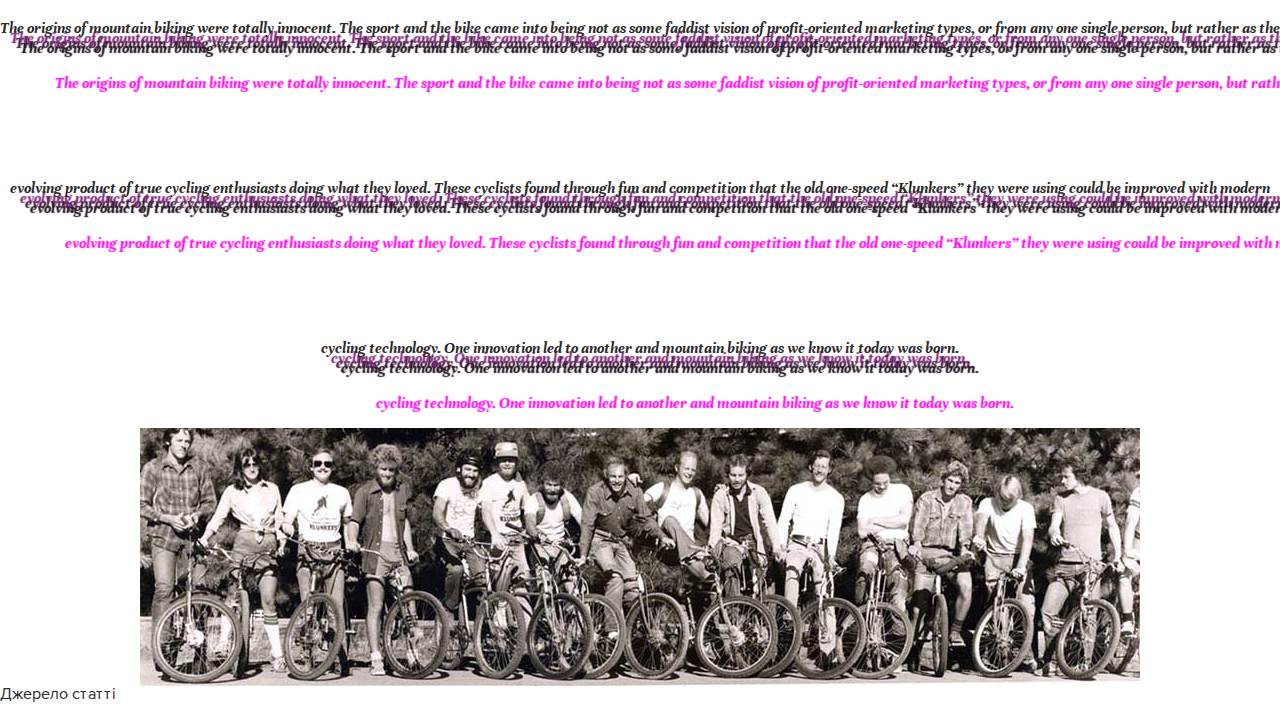
<file: lesson_4/index.html>
<!DOCTYPE html>
<html lang="zxx">

<head>
  <meta charset="UTF-8">
  <meta name="viewport" content="width=device-width, initial-scale=1.0">
  <link rel="stylesheet" href="css/style.css">
  <title>Lesson 4</title>
</head>

<body>
  <header id="header" class="header">
    <ul class="list">
      <li class="item"><a href="#header">Навігація</a></li>
      <li class="item"><a href="#how">Як обрати ліжка</a></li>
      <li class="item"><a href="#hall">Оформлення вітальні</a></li>
      <li class="item"><a href="#bike">Історія гірного велоспорту</a></li>
      <li class="item"><a href="#footer">Джерело інформація</a></li>
    </ul>
  </header>
  <main class="page">
    <h1 class="title">Web mastering and mountain biking</h1>
  
    <section id="how" class="how">
      <h2 class="sub-title">Як правильно обрати ліжко?</h2>
      <div class="text">
        <p> При виборі ліжка в інтернет магазині Вам в першу чергу потрібно вибрати матеріал. Найбільшою популярністю
          користуються дерев'яні ліжка, виготовлені з вільхи, ясена чи дуба. Такі моделі чудово прикрасять Вашу спальню
          у квартирі чи приватному будинку. Для орендованих квартир, під здачу, більше підійде ліжко з металу, так як
          воно просто «не вбивається», а також має дуже демократичну ціну.
        </p>

        <p>Для Вашої зручності ліжко може комплектуватись висувними ящиками або підйомним механізмом. Ящики можуть бути
          з одного боку ліжка або з двох. Також є моделі, з висувними ящиками спереду. Ліжка з підйомним механізмом, це
          відмінне рішення, для невеликих кімнат, вони дозволяють заощадити простір і мають велику нішу для зберігання
          постільної білизни. Всі дерев'яні ліжка комплектуються буковими ламелями. Спальне місце з ламельною основою
          може витримувати навантаження до 150 кг на одне спальне місце. Відстань між ламелями, у своїй має бути 2,5-3
          див.
        </p>
        <p>
          Кожне ліжко може бути забарвлене у різні кольори: чорні, білі, сірі, венге, у кольорі горіх. Завдяки цьому
          ліжко можна підібрати під будь-який інтер'єр.
        </p>
      </div>
    </section>
    <section id="hall" class="hall">
      <h2 class="sub-title">
        Оформлення вітальні. Які м'які меблі краще вибрати?
      </h2>
      <div class="block-1">
        <div class="image"><img src="img/hall.png" alt="Вітальня"></div>
        <div class="text">
          <p> Вітальня – це основна кімната у кожному будинку. Саме вона служить для прийому гостей, проведення часу
            всією
            сім'єю та просто для відпочинку у приємній теплій атмосфері. Оформляючи свій будинок та вітальню зокрема,
            всі
            намагаються зробити її максимально зручною, комфортною та красивою. Основним та центральним елементом
            оформлення вітальні, як і будь-якої іншої кімнати, є м'які меблі.
          </p>

          <p>Будь-які меблі для вітальні повинні бути не тільки стильними і красивими, але і функціональними. На таких
            меблів має бути зручно та приємно відпочивати та приймати гостей. Однак сьогодні існує величезна
            різноманітність найрізноманітніших м'яких меблів для вітальні, яка підходить для кімнат різних розмірів і
            форм. На чому варто зупинити свій вибір? Як краще оформити свою вітальню, щоб вам було комфортно, а гості
            хотіли приходити до вас знову та знову?
          </p>
        </div>
      </div>
      <div class="block-2">
        <h3 class="sub-sub-title">
          На сайті інтернет магазину Кровато представлено велику різноманітність м'яких меблів для вітальні, серед яких
          кожен зможе вибрати для себе найбільш вдалий варіант. У нас ви знайдете:
        </h3>

        <ul class="list">
          <li class="item">
            <p>Прямі дивани. Такі дивани вважаються класикою. Вони підходять для віталень будь-яких форм та розмірів.
              Прямий диван виглядає стильно та лаконічно, на ньому зручно відпочивати, приймати гостей або навіть спати.
              Прямі дивани можуть стояти біля стіни, так і в центрі кімнати. Багато моделей прямих диванів легко
              розкладаються, перетворюючись на повноцінне спальне місце. Також більшість диванів мають великі та місткі
              ніші, які є додатковим місцем для зберігання;
            </p>
          </li>
          <li class="item">
            <p>Кутові дивани Кутові дивани вважаються найзручнішими та комфортнішими. Вони ідеально підійдуть для
              приємного проведення часу в колі сім'ї або друзів. Кутові дивани в основному використовуються для
              оформлення великих віталень, так як вони займають багато місця, і для кімнат з невеликою площею просто не
              підійдуть;
            </p>
          </li>
          <li class="item">
            <p>Тахти. Тахта - це одна з варіацій дивана, але стильніша і мінімалістична. Виглядають тахти дуже незвично
              і можуть підійти для будь-якого інтер'єру. Також тахти більше ніж звичайні дивани підходять для сну,
              оскільки в їх основі не пружинні блоки, а дерев'яні ламелі або ортопедичні матраци;
            </p>
          </li>
          <li class="item">
            <p>Крісла. Крісло – це особливий предмет інтер'єру. Сучасні дизайнери не часто використовують його, вважаючи
              застарілим, проте саме крісла створюють особливий затишок та комфорт у будь-якій кімнаті. Сьогодні існує
              величезна різноманітність класичних та сучасних моделей крісел, що дозволяє кожному відшукати ідеальне
              крісло для свого будинку;
            </p>
          </li>
          <li class="item">
            <p>Набір меблів. Комплект м'яких меблів – це відмінне рішення для тих, хто хоче меблювати свою вітальню не
              лише диваном, а й кріслами. Існують набори з одним або двома кріслами, із прямими або кутовими диванами.
              Основна перевага будь-якого готового меблевого гарнітура – це те, що предмети меблів у ньому ідеально
              поєднуються один з одним, і вам не потрібно буде витрачати свій час та сили на їхній підбір.
            </p>
          </li>
        </ul>
        <div class="text">
          <p>
            Підбір м'яких меблів для вітальні – це заняття непросте. Однак при виборі та покупці меблів для своєї
            вітальні пам'ятайте, що якісні м'які меблі повинні бути не тільки красивими, але й зручними для вас і всіх
            мешканців вашого будинку.
          </p>
        </div>
      </div>
    </section>
    <section id="bike" class="bike">
      <h2 class="sub-title">Mountain biking</h2>
      <div class="block-1">
        <div class="text">
          <p>
            There’s a lot of history, information and mis-information floating around about the origins of mountain
            biking—some that’s well researched and some that depends on who had the best public relations firm—and the
            biggest printing press!
          </p>
          <p>Mountain biking has existed in one form or another since the dawn of cycling. Few roads were paved in the
            19th century, so most early cyclists rode on dirt roads or trails. Some examples of early off-road riding
            stand out. One is the <span>25th Infantry Bicycle Corps</span>, a regiment of riders who customized bicycles
            to carry gear over rough terrain. In August 1896, the riders, black enlisted men and a white lieutenant,
            rode from Missoula, Montana, to Yellowstone National Park and back—an arduous trip to be sure! Their
            mission: to test the bicycle for military use in mountainous terrain. The following year they rode still
            farther, from Missoula to St Louis.
          </p>
          <div class="image"><img src="img/block-1.jpg" alt="Old mountain bike image"></div>
        </div>
      </div>

      <div class="block-2">
        <div class="text">
          <p>
            Another fascinating example is the <span>Velo Cross Club Parisien (VCCP)</span>, comprised of about 20 young
            bicyclists from the outskirts of Paris. Their riding between 1951 and 1956 was remarkably akin to
            present-day mountain biking. These riders juiced up their French 650-B bikes with an extraordinary degree of
            technical sophistication.
          </p>
          <div class="image"><img src="img/block-2.jpg" alt="Old image of children on bikes"></div>
        </div>
      </div>
      
      <div class="block-3">
        <div class="text">
          <p>
            History has seen many other isolated occurrences of off-road riding, and people who modified existing bikes
            for off-road use. Many are barely remembered. One of the best known is <span>John Finley Scott</span>, an off-road
            cycling enthusiast in the United States. In 1953 he assembled what he called a “Woodsie Bike,” using a
            Schwinn World diamond frame, balloon tires, flat handlebars, and derailleur gears.
          </p>
          <div class="image"><img src="img/block-3.jpg" alt="Old image of mountain bike"></div>
        </div>
      </div>

      <div class="block-4">
        <div class="text">
          <p>
            Today’s sport of mountain biking evolved through a series of connected events, with the involvement of many
            people. Mt. Tamalpais in Marin County is generally regarded as the birthplace of the sport and of the
            mountain bike.
          </p>
          <div class="image"><img src="img/block-4.jpg" alt="Image of mount Tamalpais"></div>
        </div>
      </div>

      <div class="block-5">
        <div class="text">
          <p>
            In the late 1960s and early 1970s, a group of Marin teenagers known as <span>The Larkspur Canyon Gang</span> rode
            1930s-40s vintage single-speed balloon tire bikes on Mt. Tamalpais and through Baltimore Canyon in Larkspur,
            CA. Their exploits and attitudes earned them status as local legends and spawned the birth of mountain
            biking as it grew beyond their circle of friends.
          </p>
          <div class="image"><img src="img/block-5.jpg" alt="Old colored image of mounatin bike team"></div>
        </div>
      </div>

      <div class="block-6">
        <div class="text">
          <p>
            The origins of mountain biking were totally innocent. The sport and the bike came into being not as some
            faddist vision of profit-oriented marketing types, or from any one single person, but rather as the evolving
            product of true cycling enthusiasts doing what they loved. These cyclists found through fun and competition
            that the old one-speed “Klunkers” they were using could be improved with modern cycling technology. One
            innovation led to another and mountain biking as we know it today was born.
          </p>
          <div class="image"><img src="img/block-6.jpg" alt="Old image of mountain bike team"></div>
        </div>
      </div>
      
    </section>
  </main>
  <footer id="footer" class="footer">
    <ul class="list">
      <li class="item"><a href="https://mmbhof.org/mtn-bike-hall-of-fame/history/" target="_blank">Джерело статті</a></li>
    </ul>
  </footer>
</body>

</html>
</file>
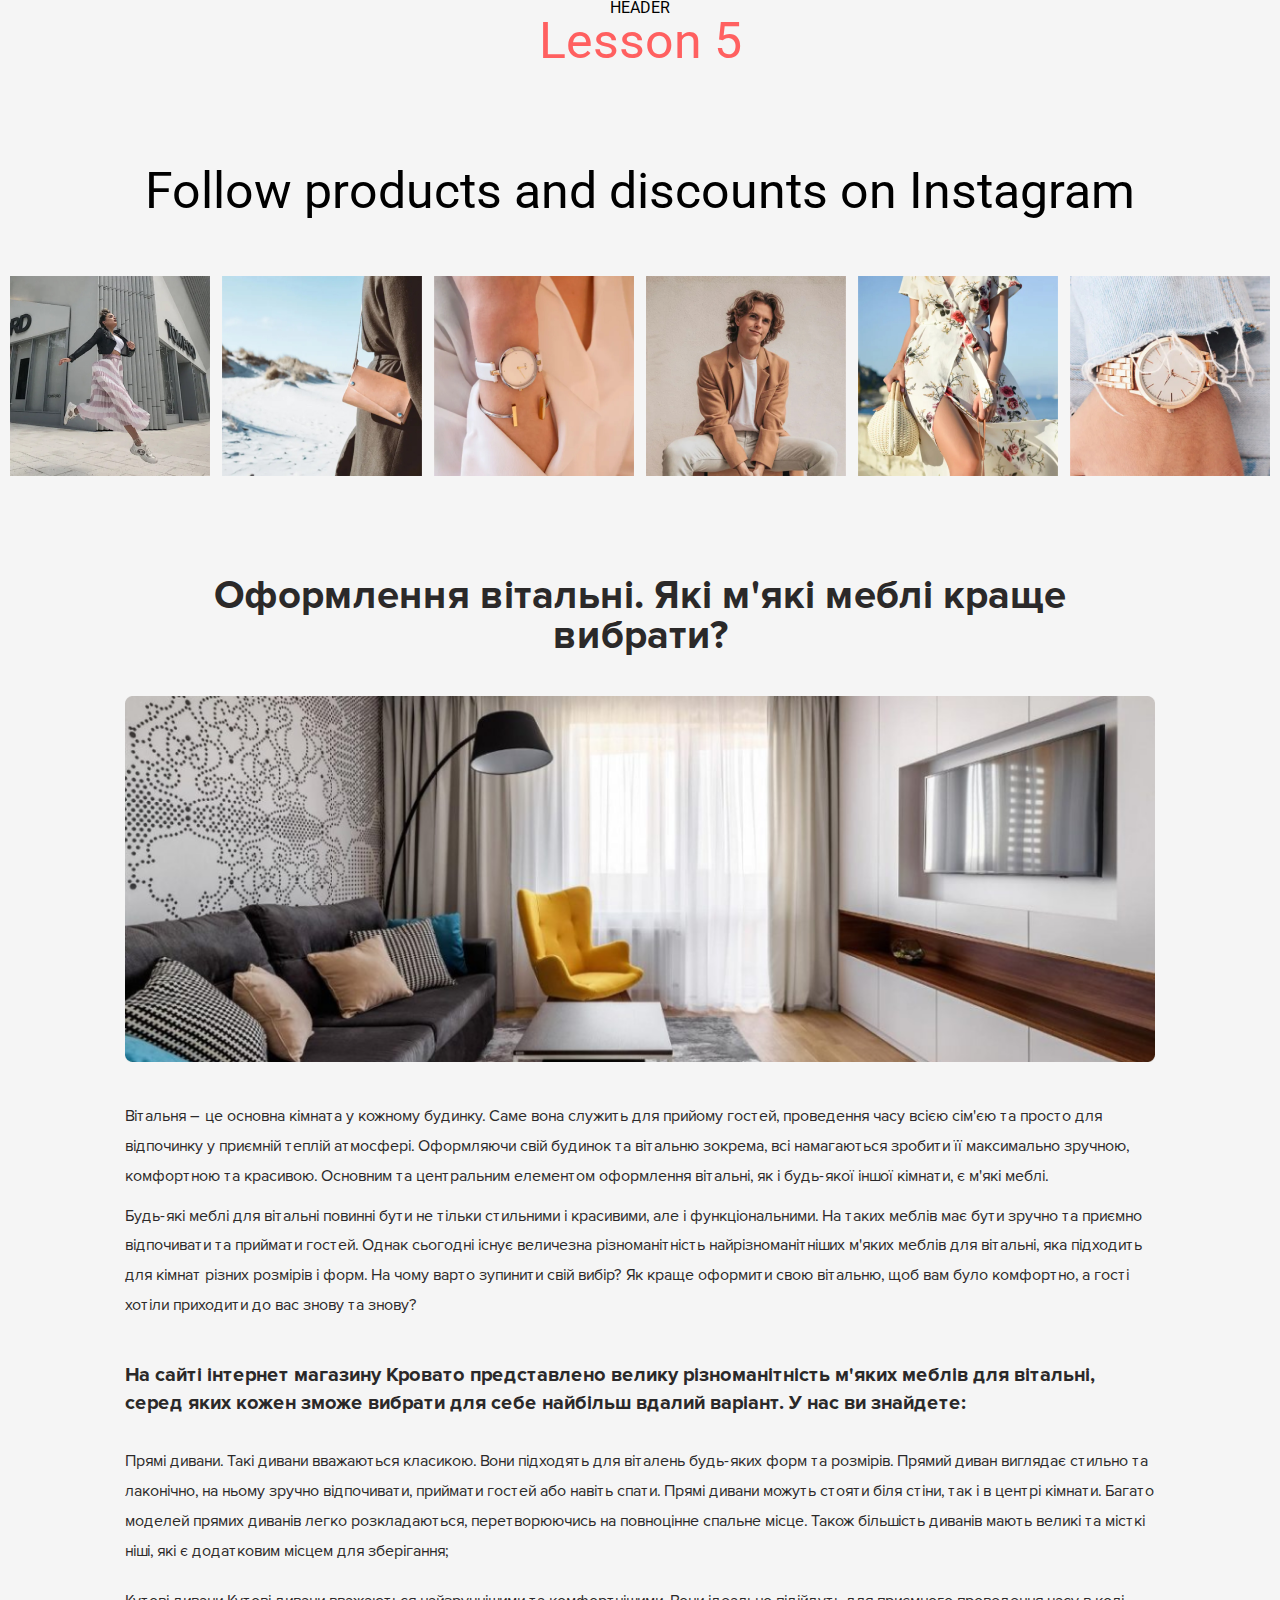
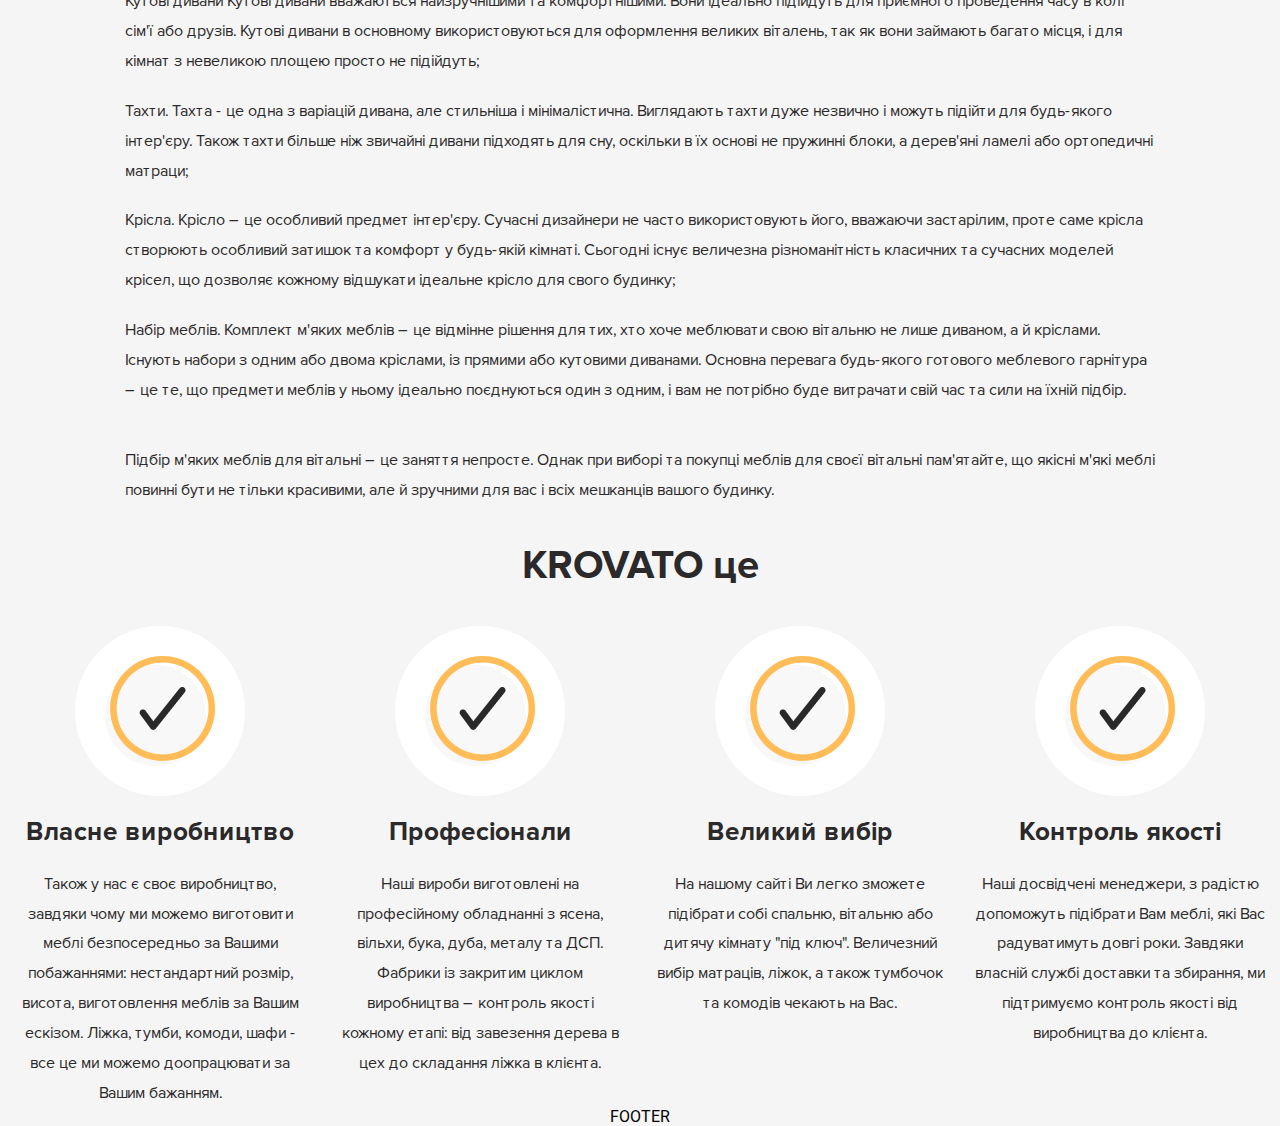
<file: lesson_5/index.html>
<!DOCTYPE html>
  <html lang="zxx">

  <head>
    <meta charset="UTF-8">
    <meta name="viewport" content="width=device-width, initial-scale=1.0">
    <link rel="stylesheet" href="css/style.css">
    <title>Lesson 5</title>
  </head>

  <body>
    <header id="header" class="header"> HEADER</header>
    <main class="page">
      <h1 class="title">Lesson 5</h1>
      <section class="follow">
        <div class="follow-container">
          <h2 class="sub-title">
            Follow products and discounts on Instagram
          </h2>
          <div class="gallery">
            <div class="gallery-image">
              <img src="img/follow/img-1.png" alt="bike">
            </div>
            <div class="gallery-image">
              <img src="img/follow/img-2.png" alt="bike">
            </div>
            <div class="gallery-image">
              <img src="img/follow/img-3.png" alt="bike">
            </div>
            <div class="gallery-image">
              <img src="img/follow/img-4.png" alt="bike">
            </div>
            <div class="gallery-image">
              <img src="img/follow/img-5.png" alt="bike">
            </div>
            <div class="gallery-image">
              <img src="img/follow/img-6.png" alt="bike">
            </div>

          </div>
        </div>

      </section>
      <section class="hall">
        <div class="hall-container">
          <h2 class="sub-title">
            Оформлення вітальні. Які м'які меблі краще вибрати?
          </h2>
          <div class="image"><img src="img/hall/img-1.png" alt="hall"></div>
          <div class="text">
            <p> 
              Вітальня – це основна кімната у кожному будинку. Саме вона служить для прийому гостей, проведення часу
              всією сім'єю та просто для відпочинку у приємній теплій атмосфері. Оформляючи свій будинок та вітальню
              зокрема, всі намагаються зробити її максимально зручною, комфортною та красивою. Основним та центральним
              елементом оформлення вітальні, як і будь-якої іншої кімнати, є м'які меблі.
            </p>
            <p>
              Будь-які меблі для вітальні повинні бути не тільки стильними і красивими, але і функціональними. На таких
              меблів має бути зручно та приємно відпочивати та приймати гостей. Однак сьогодні існує величезна
              різноманітність найрізноманітніших м'яких меблів для вітальні, яка підходить для кімнат різних розмірів і
              форм. На чому варто зупинити свій вибір? Як краще оформити свою вітальню, щоб вам було комфортно, а гості
              хотіли приходити до вас знову та знову?
            </p>
          </div>
          <h3 class="sub-sub-title">
            На сайті інтернет магазину Кровато представлено велику різноманітність м'яких меблів для вітальні, серед яких кожен зможе вибрати для себе найбільш вдалий варіант. У нас ви знайдете:
          </h3>
          <ul class="list">
            <li class="item">
              <p>Прямі дивани. Такі дивани вважаються класикою. Вони підходять для віталень будь-яких форм та розмірів. Прямий диван виглядає стильно та лаконічно, на ньому зручно відпочивати, приймати гостей або навіть спати. Прямі дивани можуть стояти біля стіни, так і в центрі кімнати. Багато моделей прямих диванів легко розкладаються, перетворюючись на повноцінне спальне місце. Також більшість диванів мають великі та місткі ніші, які є додатковим місцем для зберігання;</p>
            </li>
            <li class="item">
              <p>Кутові дивани Кутові дивани вважаються найзручнішими та комфортнішими. Вони ідеально підійдуть для приємного проведення часу в колі сім'ї або друзів. Кутові дивани в основному використовуються для оформлення великих віталень, так як вони займають багато місця, і для кімнат з невеликою площею просто не підійдуть;</p>
            </li>
            <li class="item">
              <p>Тахти. Тахта - це одна з варіацій дивана, але стильніша і мінімалістична. Виглядають тахти дуже незвично і можуть підійти для будь-якого інтер'єру. Також тахти більше ніж звичайні дивани підходять для сну, оскільки в їх основі не пружинні блоки, а дерев'яні ламелі або ортопедичні матраци;</p>
            </li>
            <li class="item">
              <p>Крісла. Крісло – це особливий предмет інтер'єру. Сучасні дизайнери не часто використовують його, вважаючи застарілим, проте саме крісла створюють особливий затишок та комфорт у будь-якій кімнаті. Сьогодні існує величезна різноманітність класичних та сучасних моделей крісел, що дозволяє кожному відшукати ідеальне крісло для свого будинку;</p>
            </li>
            <li class="item">
              <p>Набір меблів. Комплект м'яких меблів – це відмінне рішення для тих, хто хоче меблювати свою вітальню не лише диваном, а й кріслами. Існують набори з одним або двома кріслами, із прямими або кутовими диванами. Основна перевага будь-якого готового меблевого гарнітура – це те, що предмети меблів у ньому ідеально поєднуються один з одним, і вам не потрібно буде витрачати свій час та сили на їхній підбір.</p>
            </li>
          </ul>
          <div class="text">
            <p>
              Підбір м'яких меблів для вітальні – це заняття непросте. Однак при виборі та покупці меблів для своєї вітальні пам'ятайте, що якісні м'які меблі повинні бути не тільки красивими, але й зручними для вас і всіх мешканців вашого будинку.
            </p>
          </div>
        </div>
      </section>
      <section class="krovato">
        <div class="krovato-container">
          <h2 class="sub-title">
            KROVATO це
          </h2>
          <div class="columns">
            <div class="column">
              <div class="image">
                <img src="img/krovato/column-check.png" alt="Check icon">
              </div>
              <h3 class="sub-sub-title">Власне виробництво</h3>
              <div class="text">
                <p>
                  Також у нас є своє виробництво, завдяки чому ми можемо виготовити меблі безпосередньо за Вашими побажаннями: нестандартний розмір, висота, виготовлення меблів за Вашим ескізом. Ліжка, тумби, комоди, шафи - все це ми можемо доопрацювати за Вашим бажанням.
                </p>
              </div>
            </div>
            <div class="column">
              <div class="image">
                <img src="img/krovato/column-check.png" alt="Check icon">
              </div>
              <h3 class="sub-sub-title">Професіонали</h3>
              <div class="text">
                <p>
                  Наші вироби виготовлені на професійному обладнанні з ясена, вільхи, бука, дуба, металу та ДСП. Фабрики із закритим циклом виробництва – контроль якості кожному етапі: від завезення дерева в цех до складання ліжка в клієнта.
                </p>
              </div>
            </div>
            <div class="column">
              <div class="image">
                <img src="img/krovato/column-check.png" alt="Check icon">
              </div>
              <h3 class="sub-sub-title">Великий вибір</h3>
              <div class="text">
                <p>
                  На нашому сайті Ви легко зможете підібрати собі спальню, вітальню або дитячу кімнату "під ключ". Величезний вибір матраців, ліжок, а також тумбочок та комодів чекають на Вас.
                </p>
              </div>
            </div>
            <div class="column">
              <div class="image">
                <img src="img/krovato/column-check.png" alt="Check icon">
              </div>
              <h3 class="sub-sub-title">Контроль якості</h3>
              <div class="text">
                <p>
                  Наші досвідчені менеджери, з радістю допоможуть підібрати Вам меблі, які Вас радуватимуть довгі роки.
  Завдяки власній службі доставки та збирання, ми підтримуємо контроль якості від виробництва до клієнта.
                </p>
              </div>
            </div>
          </div>
        </div>
      </section>
    </main>
    <footer id="footer" class="footer">FOOTER </footer>
  </body>

  </html>
</file>
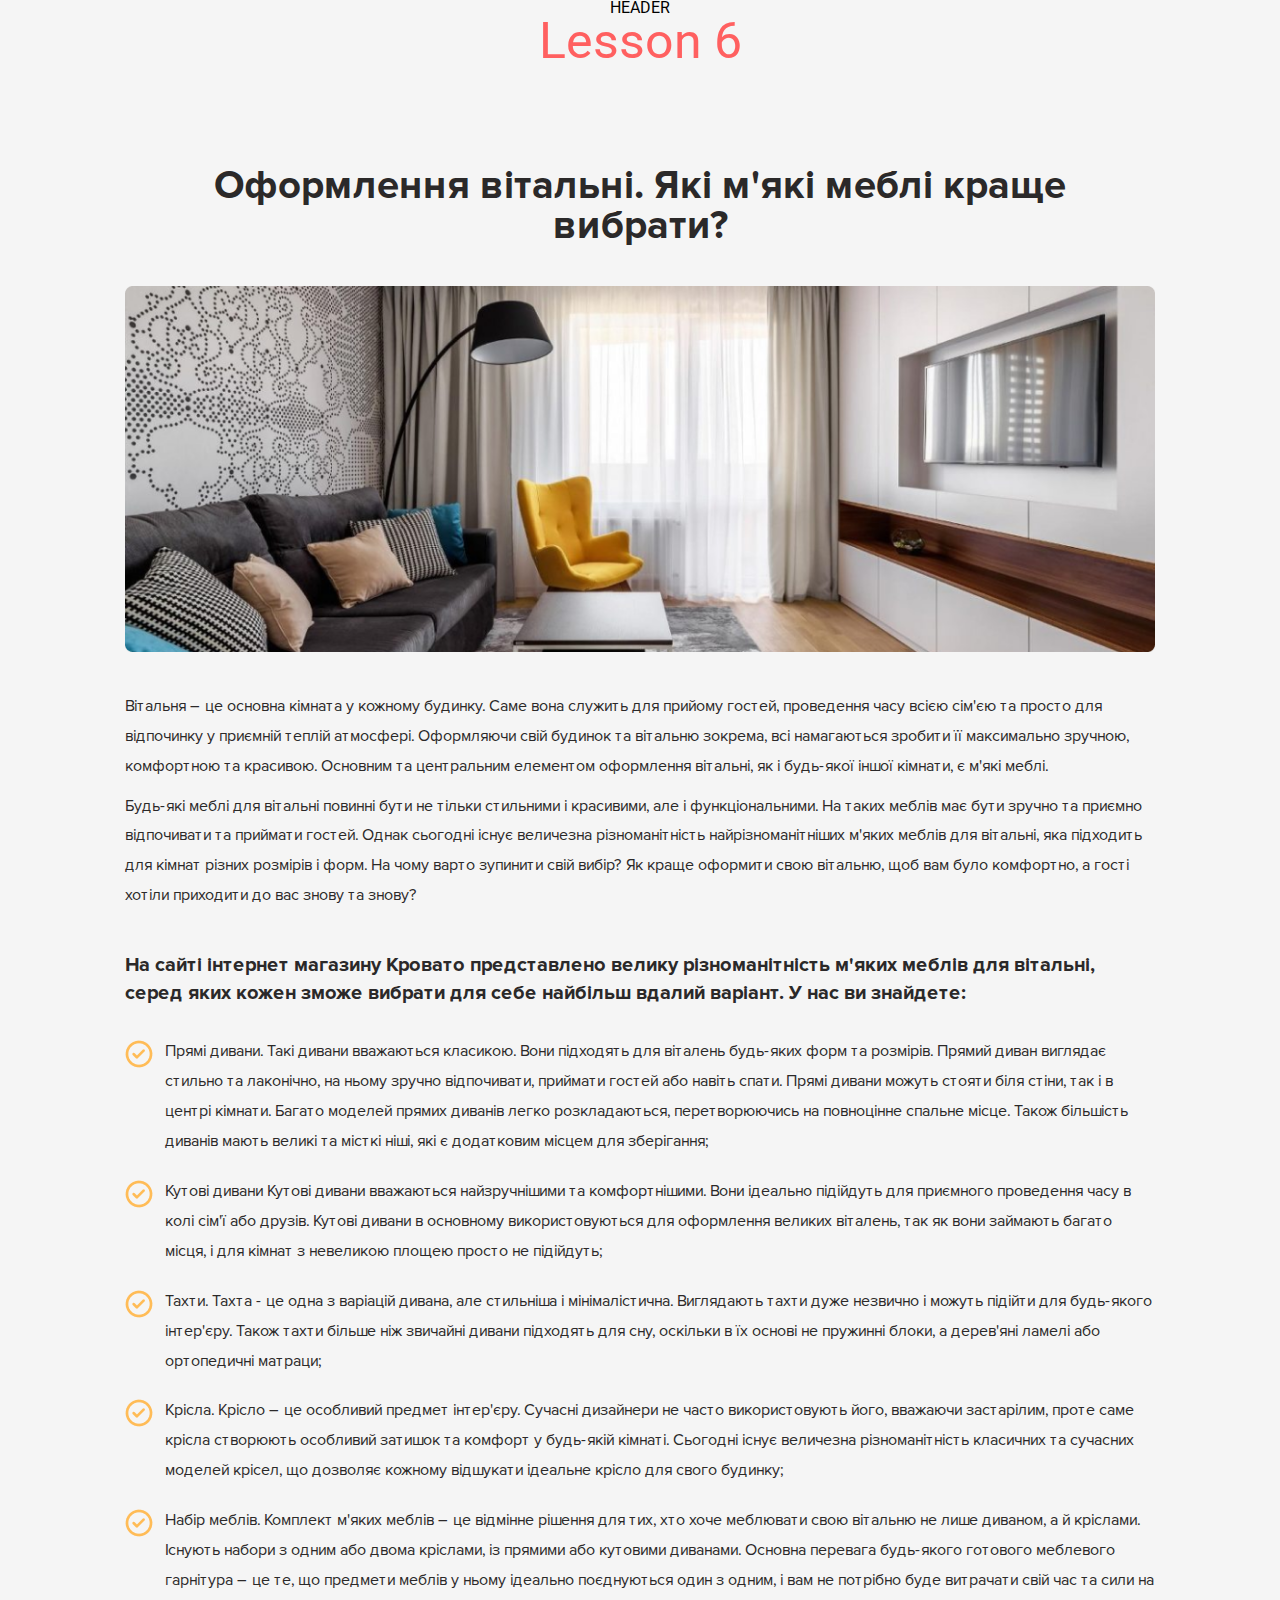
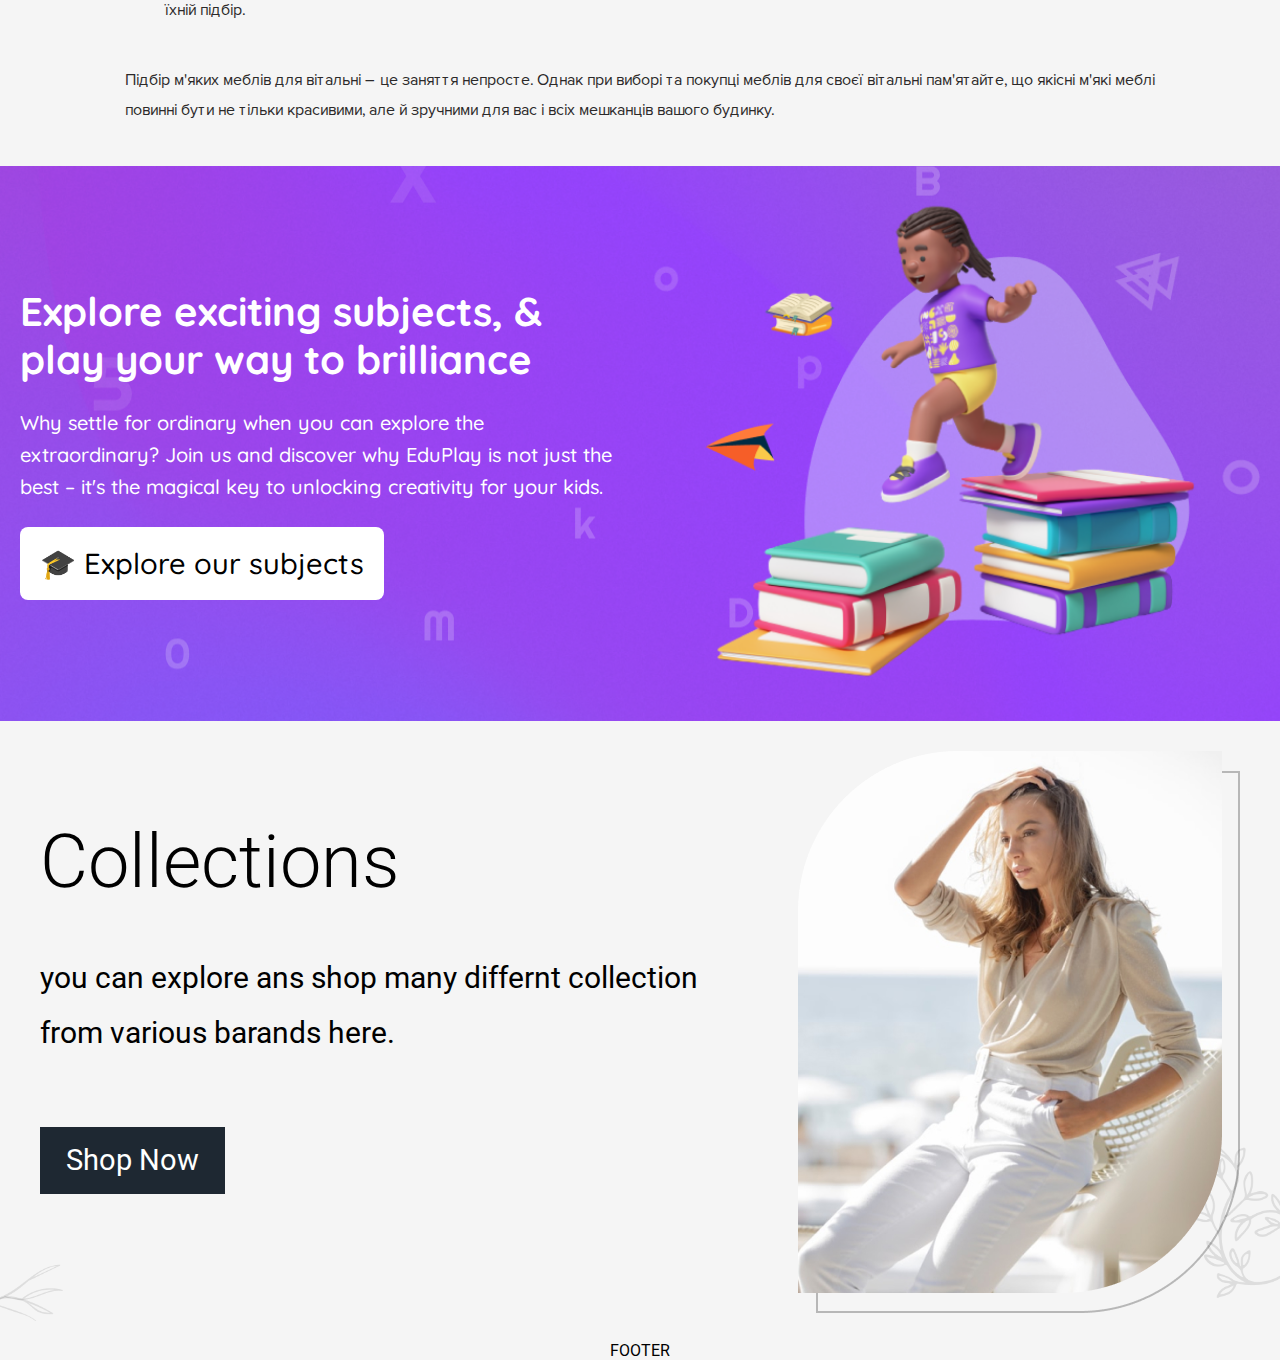
<file: lesson_6/index.html>
<!DOCTYPE html>
<html lang="zxx">

<head>
  <meta charset="UTF-8">
  <meta name="viewport" content="width=device-width, initial-scale=1.0">
  <link rel="stylesheet" href="css/style.css">
  <title>Lesson 6</title>
</head>

<body>
  <header id="header" class="header"> HEADER</header>
  <main class="page">
    <h1 class="title">Lesson 6</h1>

    <section class="hall">
      <div class="hall-container">
        <h2 class="sub-title">
          Оформлення вітальні. Які м'які меблі краще вибрати?
        </h2>
        <div class="image"><img src="img/hall/img-1.png" alt="hall"></div>
        <div class="text">
          <p>
            Вітальня – це основна кімната у кожному будинку. Саме вона служить для прийому гостей, проведення часу
            всією сім'єю та просто для відпочинку у приємній теплій атмосфері. Оформляючи свій будинок та вітальню
            зокрема, всі намагаються зробити її максимально зручною, комфортною та красивою. Основним та центральним
            елементом оформлення вітальні, як і будь-якої іншої кімнати, є м'які меблі.
          </p>
          <p>
            Будь-які меблі для вітальні повинні бути не тільки стильними і красивими, але і функціональними. На таких
            меблів має бути зручно та приємно відпочивати та приймати гостей. Однак сьогодні існує величезна
            різноманітність найрізноманітніших м'яких меблів для вітальні, яка підходить для кімнат різних розмірів і
            форм. На чому варто зупинити свій вибір? Як краще оформити свою вітальню, щоб вам було комфортно, а гості
            хотіли приходити до вас знову та знову?
          </p>
        </div>
        <h3 class="sub-sub-title">
          На сайті інтернет магазину Кровато представлено велику різноманітність м'яких меблів для вітальні, серед яких
          кожен зможе вибрати для себе найбільш вдалий варіант. У нас ви знайдете:
        </h3>
        <ul class="list">
          <li class="item">
            <p>Прямі дивани. Такі дивани вважаються класикою. Вони підходять для віталень будь-яких форм та розмірів.
              Прямий диван виглядає стильно та лаконічно, на ньому зручно відпочивати, приймати гостей або навіть спати.
              Прямі дивани можуть стояти біля стіни, так і в центрі кімнати. Багато моделей прямих диванів легко
              розкладаються, перетворюючись на повноцінне спальне місце. Також більшість диванів мають великі та місткі
              ніші, які є додатковим місцем для зберігання;</p>
          </li>
          <li class="item">
            <p>Кутові дивани Кутові дивани вважаються найзручнішими та комфортнішими. Вони ідеально підійдуть для
              приємного проведення часу в колі сім'ї або друзів. Кутові дивани в основному використовуються для
              оформлення великих віталень, так як вони займають багато місця, і для кімнат з невеликою площею просто не
              підійдуть;</p>
          </li>
          <li class="item">
            <p>Тахти. Тахта - це одна з варіацій дивана, але стильніша і мінімалістична. Виглядають тахти дуже незвично
              і можуть підійти для будь-якого інтер'єру. Також тахти більше ніж звичайні дивани підходять для сну,
              оскільки в їх основі не пружинні блоки, а дерев'яні ламелі або ортопедичні матраци;</p>
          </li>
          <li class="item">
            <p>Крісла. Крісло – це особливий предмет інтер'єру. Сучасні дизайнери не часто використовують його, вважаючи
              застарілим, проте саме крісла створюють особливий затишок та комфорт у будь-якій кімнаті. Сьогодні існує
              величезна різноманітність класичних та сучасних моделей крісел, що дозволяє кожному відшукати ідеальне
              крісло для свого будинку;</p>
          </li>
          <li class="item">
            <p>Набір меблів. Комплект м'яких меблів – це відмінне рішення для тих, хто хоче меблювати свою вітальню не
              лише диваном, а й кріслами. Існують набори з одним або двома кріслами, із прямими або кутовими диванами.
              Основна перевага будь-якого готового меблевого гарнітура – це те, що предмети меблів у ньому ідеально
              поєднуються один з одним, і вам не потрібно буде витрачати свій час та сили на їхній підбір.</p>
          </li>
        </ul>
        <div class="text">
          <p>
            Підбір м'яких меблів для вітальні – це заняття непросте. Однак при виборі та покупці меблів для своєї
            вітальні пам'ятайте, що якісні м'які меблі повинні бути не тільки красивими, але й зручними для вас і всіх
            мешканців вашого будинку.
          </p>
        </div>
      </div>
    </section>
    <section class="eduplay">
      <div class="eduplay-container">
        <div class="eduplay-content">
          <h2 class="sub-title">
            Explore exciting subjects, & play your way to brilliance
          </h2>
          <div class="text">
            <p>
              Why settle for ordinary when you can explore the extraordinary? Join us and discover why EduPlay is not just
              the best – it's the magical key to unlocking creativity for your kids.
            </p>
          </div>
          <a href="#" class="button">
            🎓 Explore our subjects
          </a>
        </div>
      </div>
    </section>
    <section class="ecommerce">
      <div class="ecommerce-container">
        <div class="ecommerce-content">
          <h2 class="sub-title">
            Collections
          </h2>
          <div class="text">
            <p>
              you can explore ans shop many differnt collection
              from various barands here.
            </p>
          </div>
          <a href="#" class="button">
            Shop Now
          </a>
        </div>
        <div class="ecommerce-image">
          <img src="img/ecommarce/ecommarce.png" alt="Model Woman">
        </div>
      </div>
    </section>
  </main>
  <footer id="footer" class="footer"> FOOTER</footer>
</body>

</html>
</file>
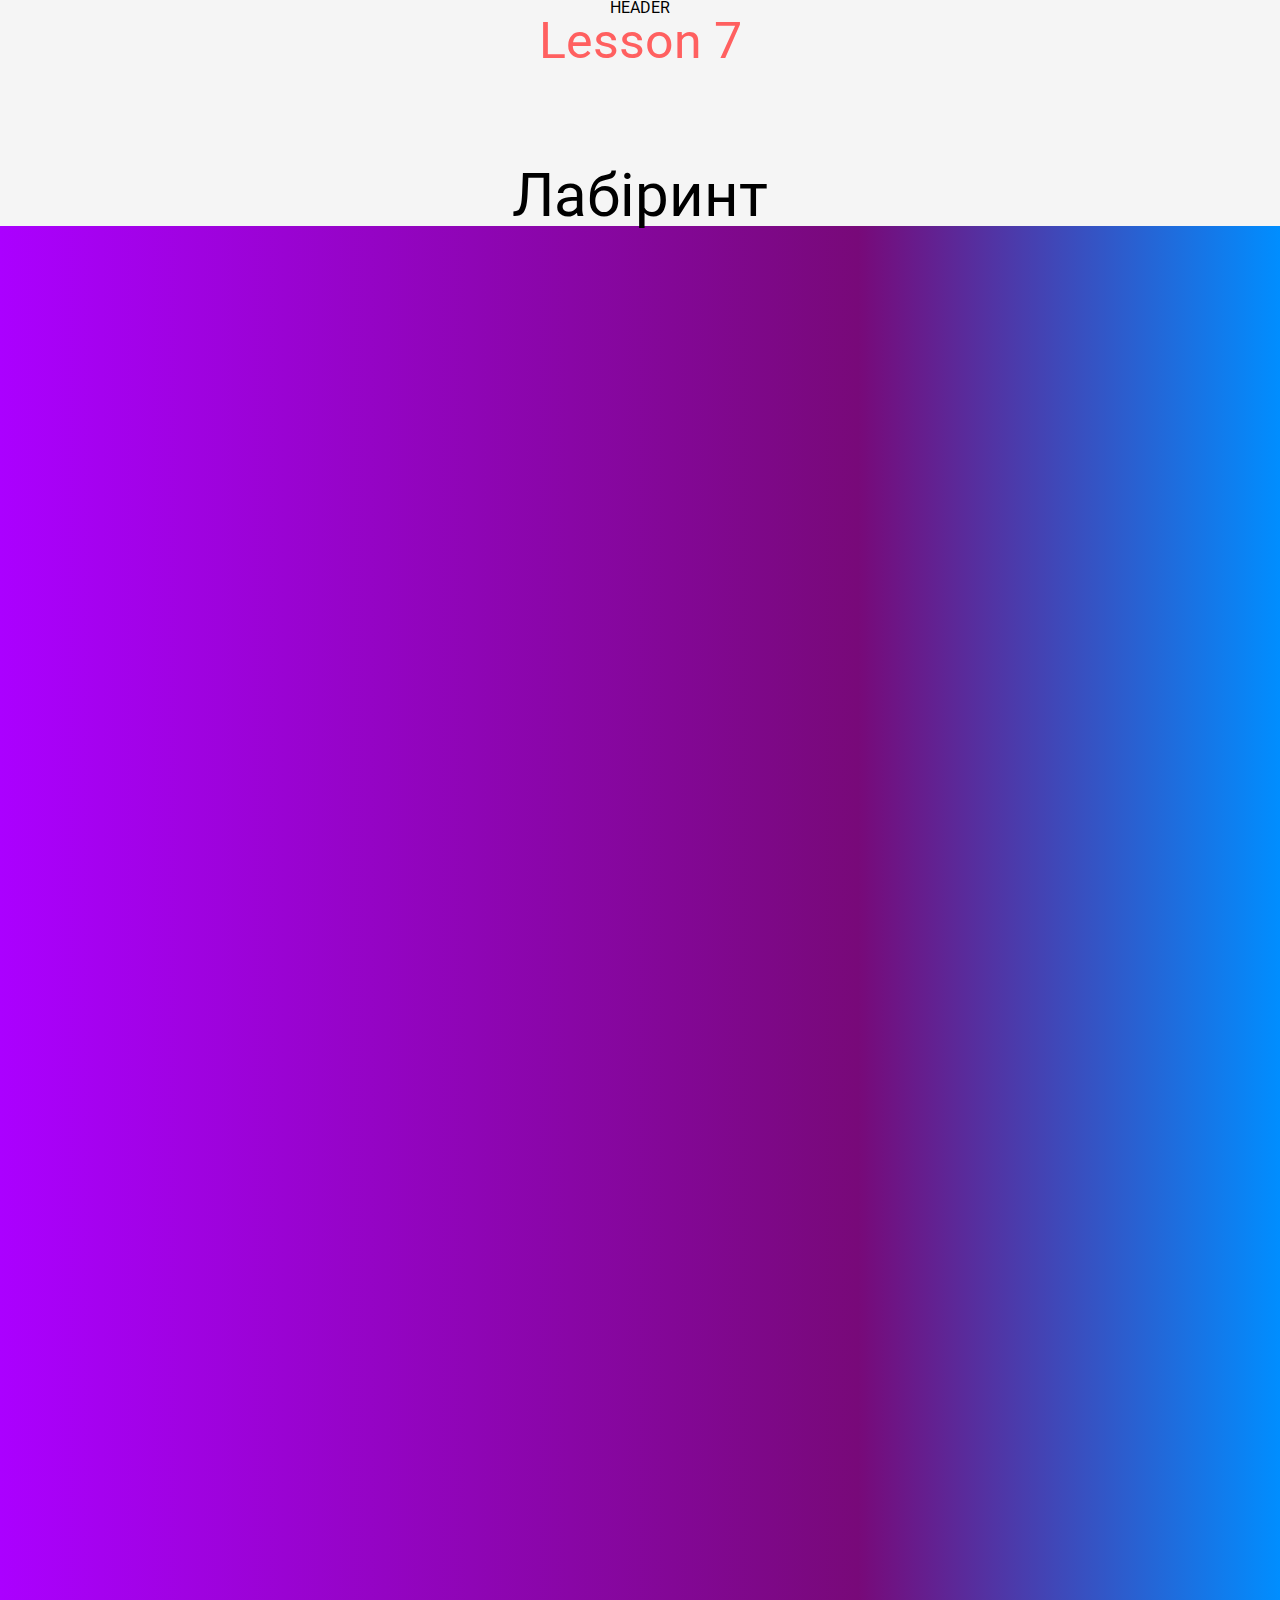
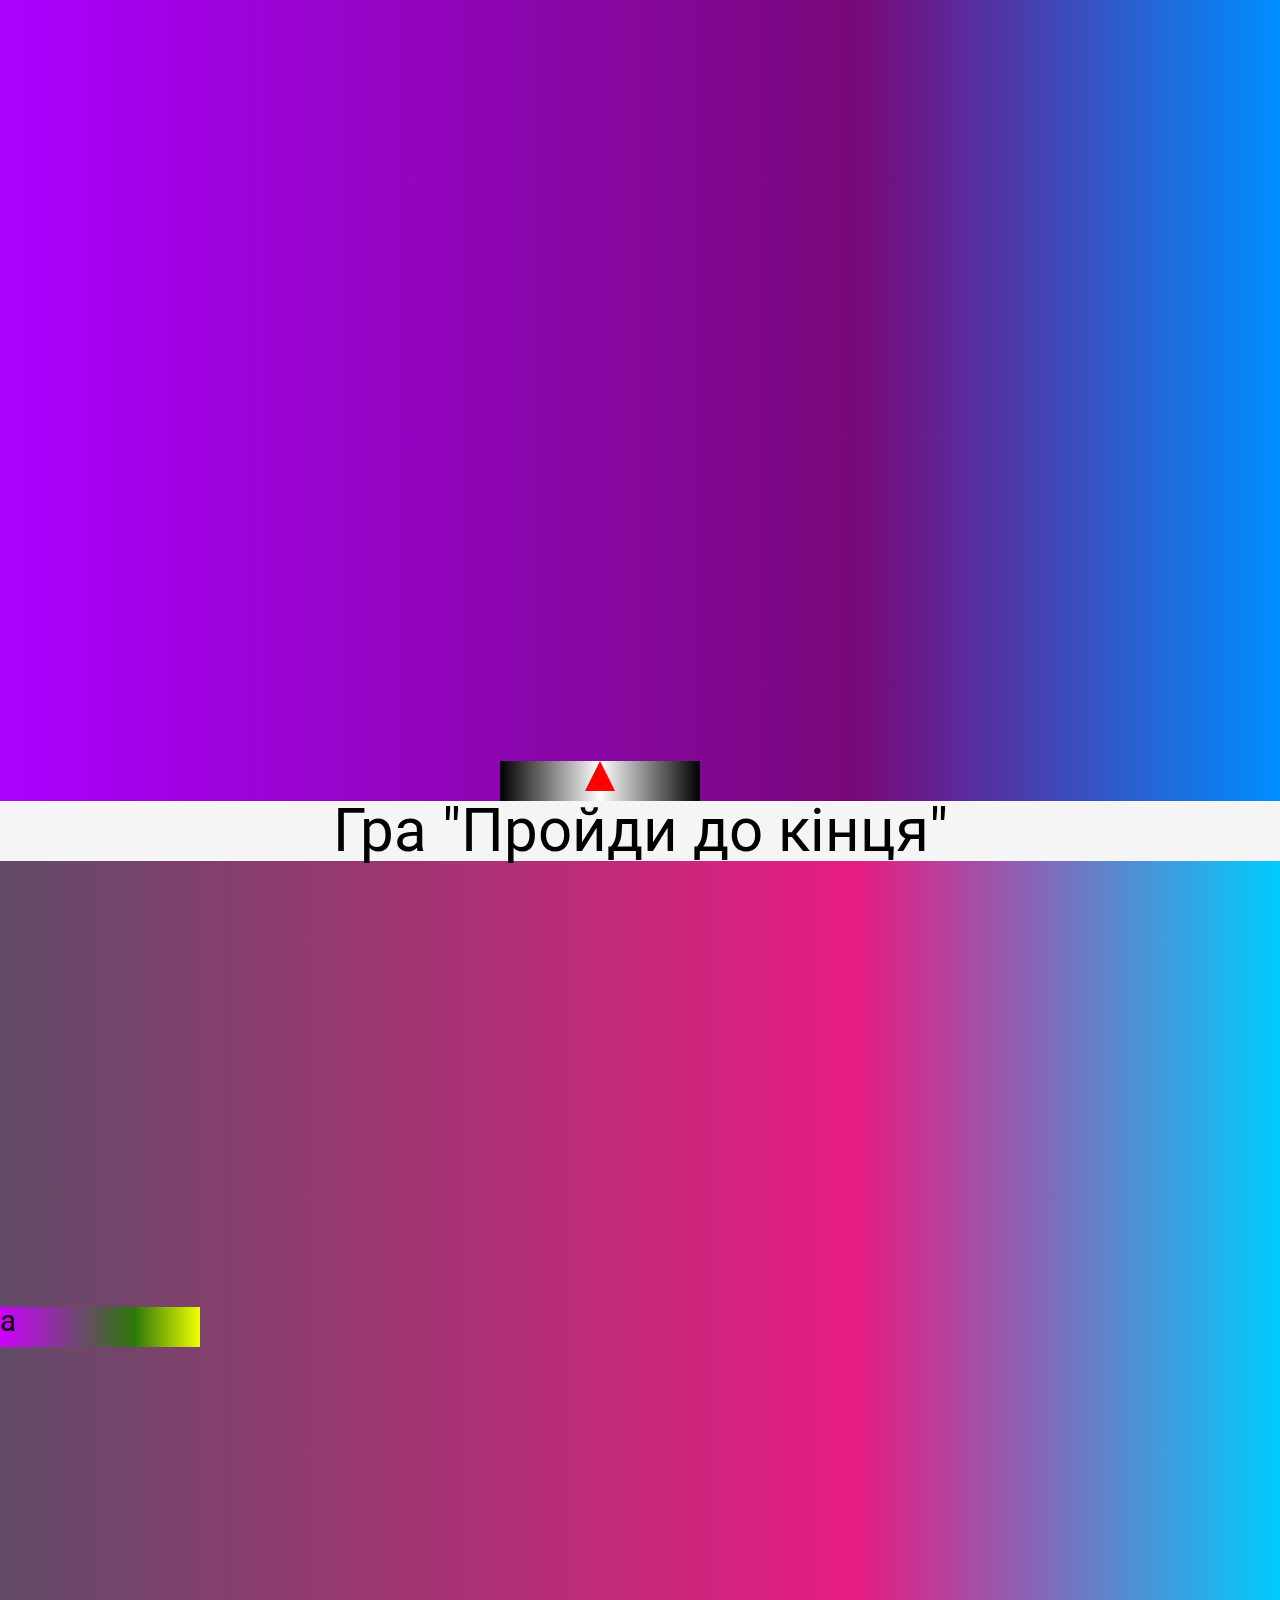
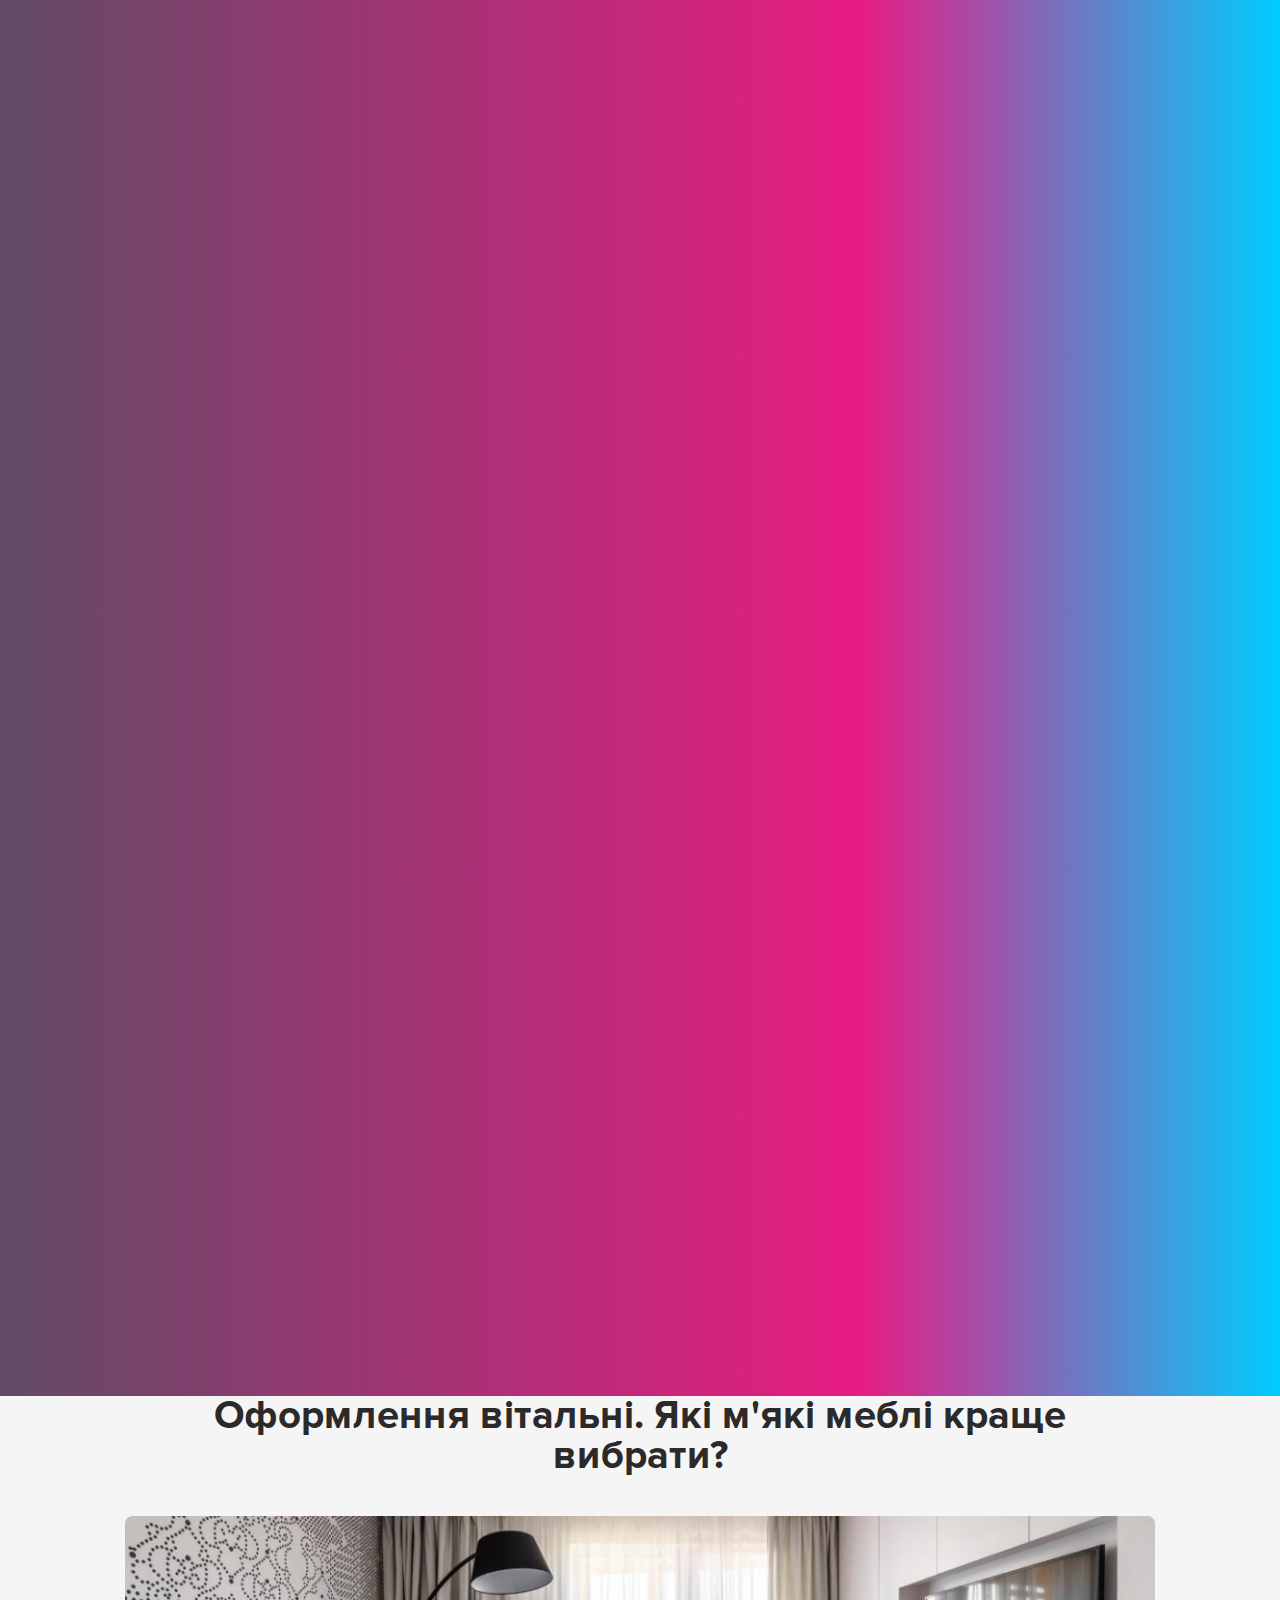
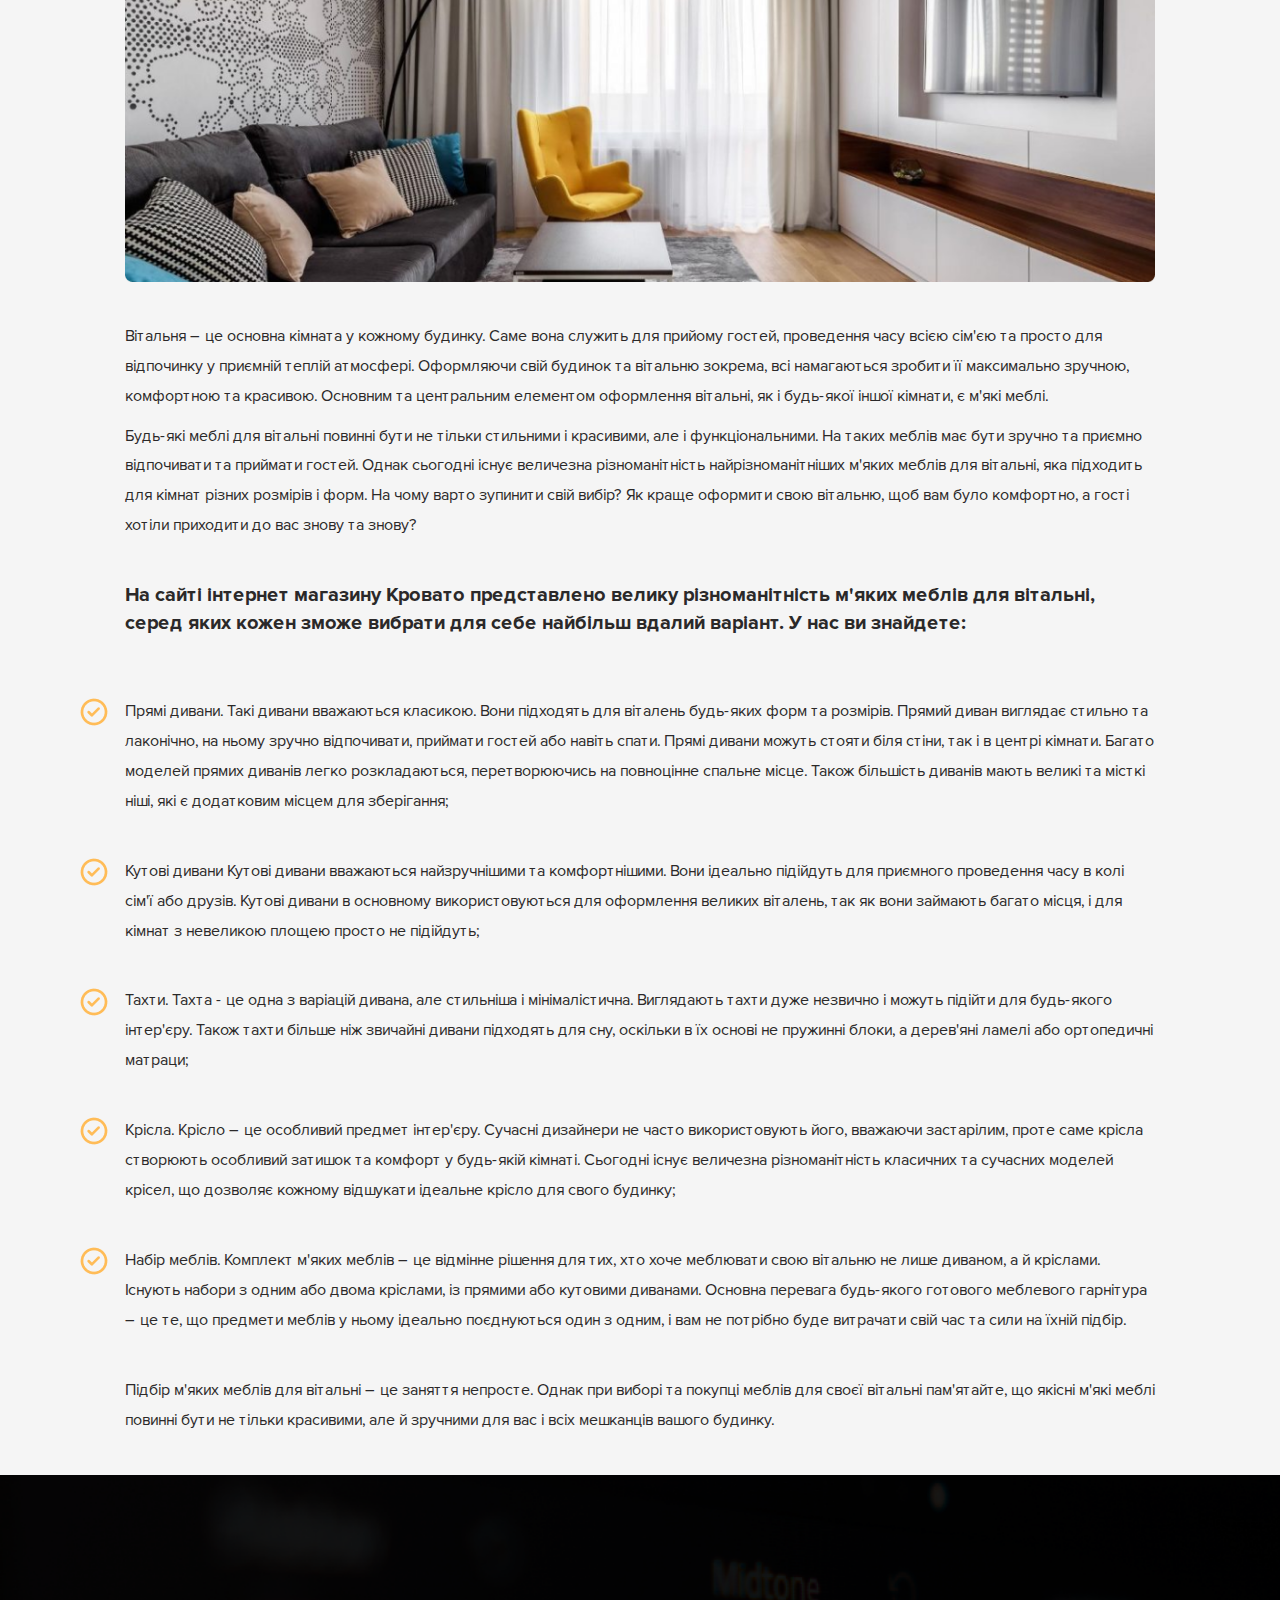
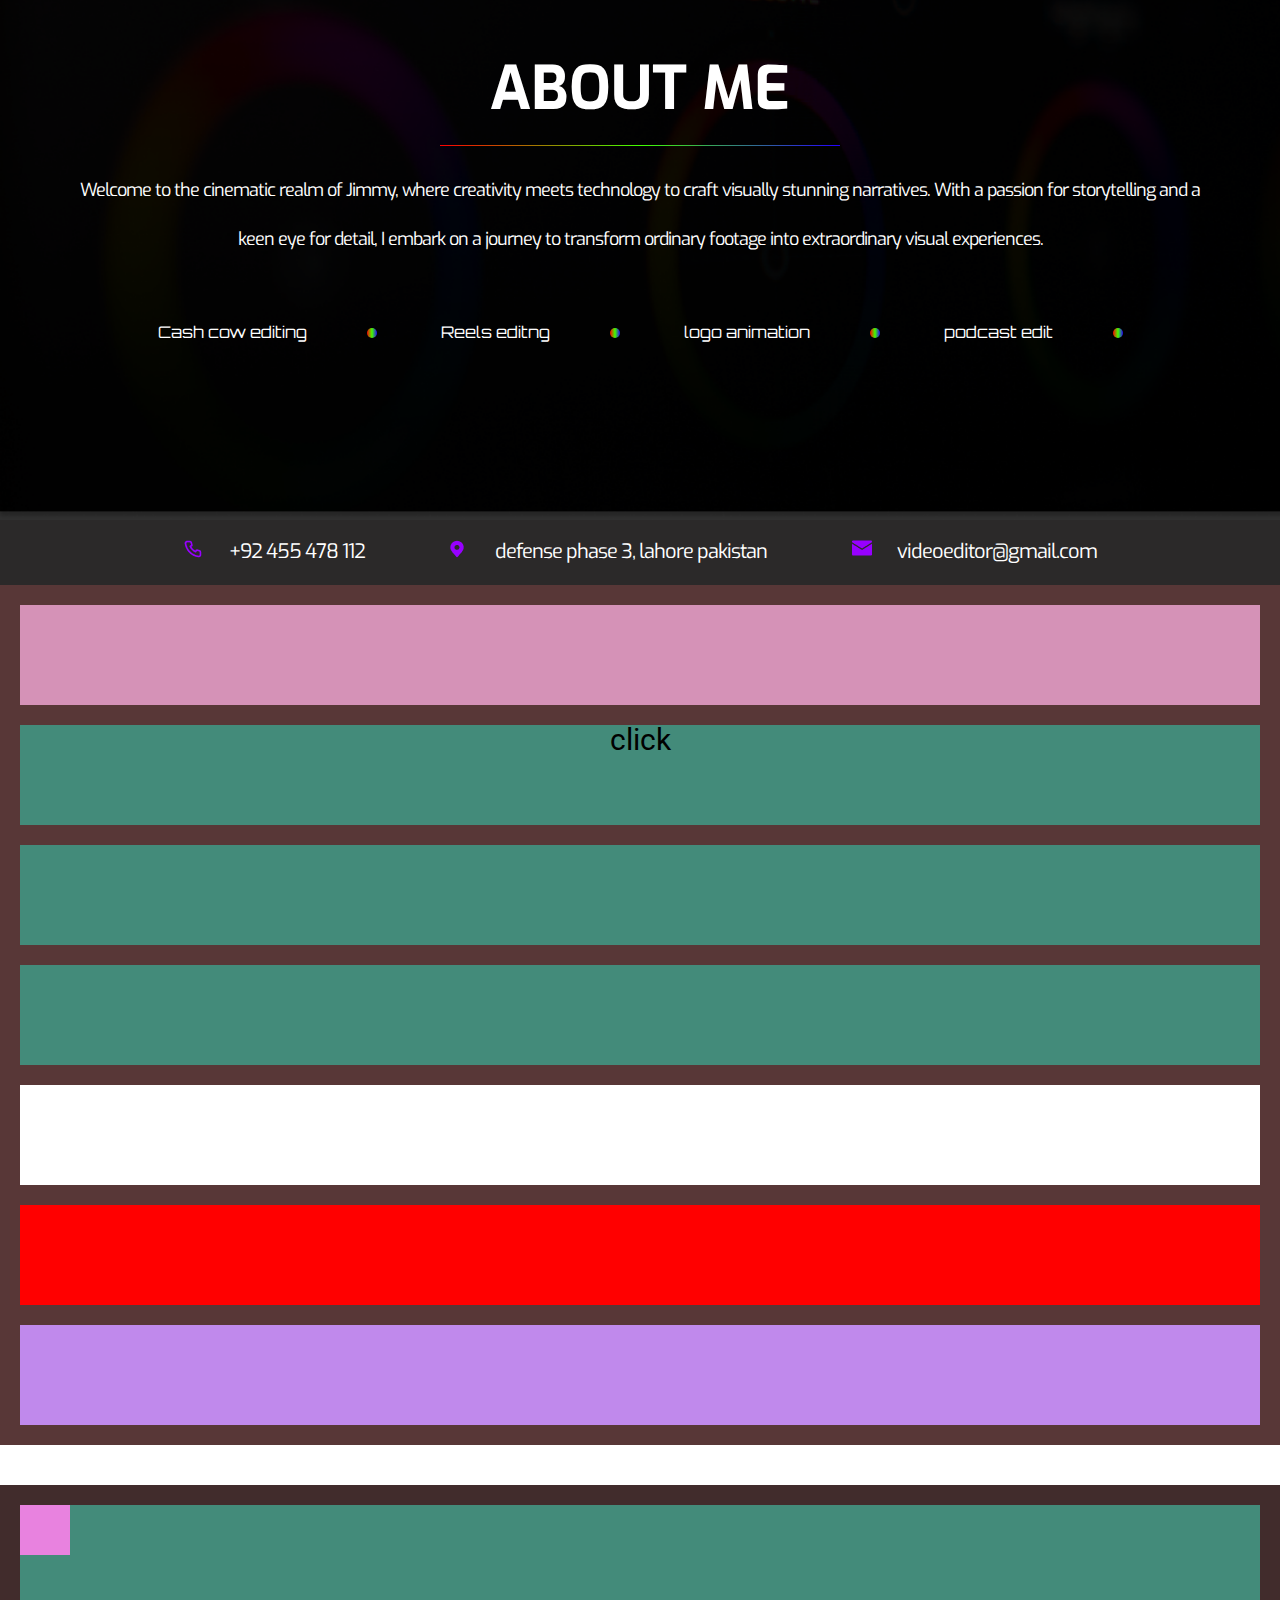
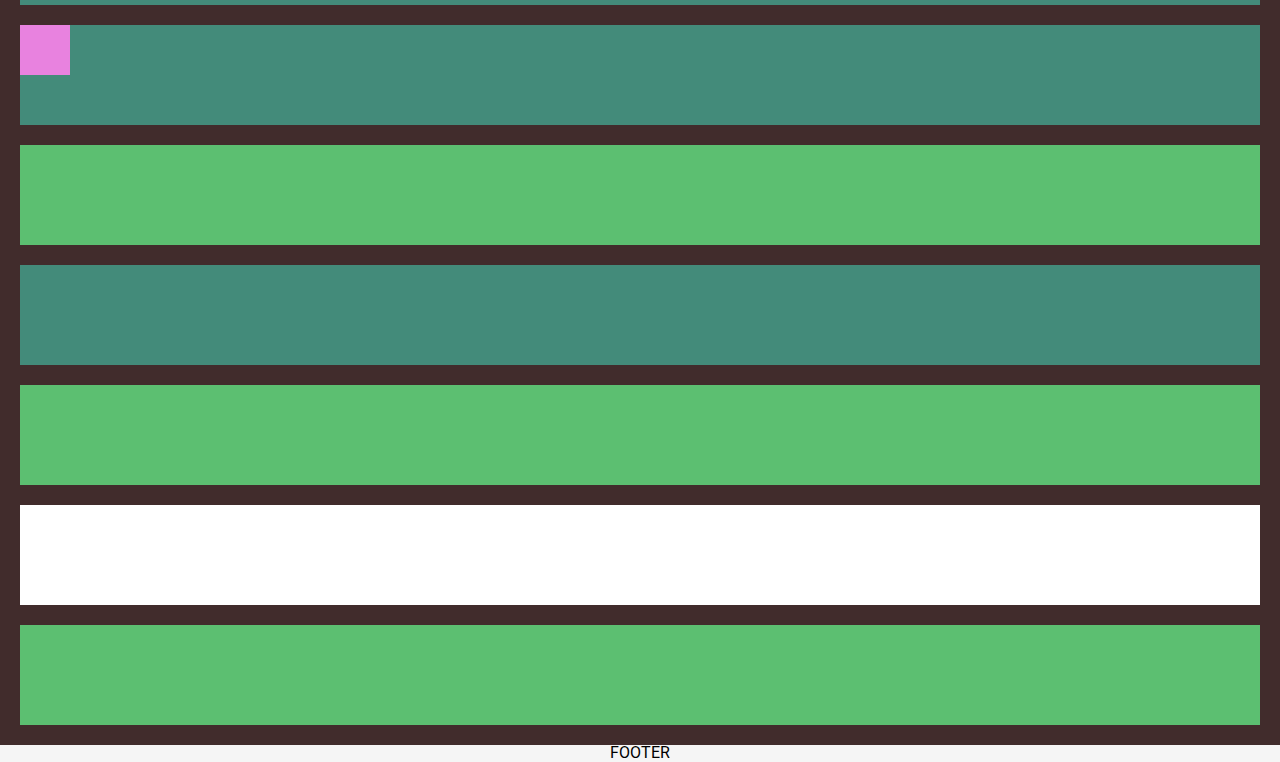
<file: lesson_7/index.html>
<!DOCTYPE html>
<html lang="zxx">

<head>
  <meta charset="UTF-8">
  <meta name="viewport" content="width=device-width, initial-scale=1.0">
  <link rel="stylesheet" href="css/style.css">
  <title>Lesson 7</title>
</head>

<body>
  <header id="header" class="header"> HEADER</header>
  <main class="page">
    <h1 class="title">Lesson 7</h1>
   
    <h2>Лабіринт</h2>
    <div class="canvas">
      <div class="block a">a</div>
      <div class="block b">b</div>
      <div class="block c">c</div>
      <div class="block d">d</div>
      <div class="block e">e</div>
      <div class="block f">f</div>
      <div class="block g">g</div>
      <div class="block h">h</div>
      <div class="start"></div>
    </div>
     <h2>Гра "Пройди до кінця"</h2>
    <div class="canvas2">
      <div class="block a">a</div>
      <div class="block b">b</div>
      <div class="block c">c</div>
      <div class="block d">d</div>
      <div class="block e">e</div>
      <div class="block f">f</div>
      <div class="block g">g</div>
      <div class="block h">h</div>
    </div>
    <section class="hall">
      <div class="hall-container">
        <h2 class="sub-title">
          Оформлення вітальні. Які м'які меблі краще вибрати?
        </h2>
        <div class="image"><img src="img/hall/img-1.png" alt="hall"></div>
        <div class="text">
          <p>
            Вітальня – це основна кімната у кожному будинку. Саме вона служить для прийому гостей, проведення часу
            всією сім'єю та просто для відпочинку у приємній теплій атмосфері. Оформляючи свій будинок та вітальню
            зокрема, всі намагаються зробити її максимально зручною, комфортною та красивою. Основним та центральним
            елементом оформлення вітальні, як і будь-якої іншої кімнати, є м'які меблі.
          </p>
          <p>
            Будь-які меблі для вітальні повинні бути не тільки стильними і красивими, але і функціональними. На таких
            меблів має бути зручно та приємно відпочивати та приймати гостей. Однак сьогодні існує величезна
            різноманітність найрізноманітніших м'яких меблів для вітальні, яка підходить для кімнат різних розмірів і
            форм. На чому варто зупинити свій вибір? Як краще оформити свою вітальню, щоб вам було комфортно, а гості
            хотіли приходити до вас знову та знову?
          </p>
        </div>
        <h3 class="sub-sub-title">
          На сайті інтернет магазину Кровато представлено велику різноманітність м'яких меблів для вітальні, серед яких
          кожен зможе вибрати для себе найбільш вдалий варіант. У нас ви знайдете:
        </h3>
        <ul class="list">
          <li class="item">
            <p>Прямі дивани. Такі дивани вважаються класикою. Вони підходять для віталень будь-яких форм та розмірів.
              Прямий диван виглядає стильно та лаконічно, на ньому зручно відпочивати, приймати гостей або навіть спати.
              Прямі дивани можуть стояти біля стіни, так і в центрі кімнати. Багато моделей прямих диванів легко
              розкладаються, перетворюючись на повноцінне спальне місце. Також більшість диванів мають великі та місткі
              ніші, які є додатковим місцем для зберігання;</p>
          </li>
          <li class="item">
            <p>Кутові дивани Кутові дивани вважаються найзручнішими та комфортнішими. Вони ідеально підійдуть для
              приємного проведення часу в колі сім'ї або друзів. Кутові дивани в основному використовуються для
              оформлення великих віталень, так як вони займають багато місця, і для кімнат з невеликою площею просто не
              підійдуть;</p>
          </li>
          <li class="item">
            <p>Тахти. Тахта - це одна з варіацій дивана, але стильніша і мінімалістична. Виглядають тахти дуже незвично
              і можуть підійти для будь-якого інтер'єру. Також тахти більше ніж звичайні дивани підходять для сну,
              оскільки в їх основі не пружинні блоки, а дерев'яні ламелі або ортопедичні матраци;</p>
          </li>
          <li class="item">
            <p>Крісла. Крісло – це особливий предмет інтер'єру. Сучасні дизайнери не часто використовують його, вважаючи
              застарілим, проте саме крісла створюють особливий затишок та комфорт у будь-якій кімнаті. Сьогодні існує
              величезна різноманітність класичних та сучасних моделей крісел, що дозволяє кожному відшукати ідеальне
              крісло для свого будинку;</p>
          </li>
          <li class="item">
            <p>Набір меблів. Комплект м'яких меблів – це відмінне рішення для тих, хто хоче меблювати свою вітальню не
              лише диваном, а й кріслами. Існують набори з одним або двома кріслами, із прямими або кутовими диванами.
              Основна перевага будь-якого готового меблевого гарнітура – це те, що предмети меблів у ньому ідеально
              поєднуються один з одним, і вам не потрібно буде витрачати свій час та сили на їхній підбір.</p>
          </li>
        </ul>
        <div class="text">
          <p>
            Підбір м'яких меблів для вітальні – це заняття непросте. Однак при виборі та покупці меблів для своєї
            вітальні пам'ятайте, що якісні м'які меблі повинні бути не тільки красивими, але й зручними для вас і всіх
            мешканців вашого будинку.
          </p>
        </div>
      </div>
    </section>
    <section class="about">
      <div class="about-container">
        <h2 class="sub-title">
          About me
        </h2>
        <div class="text">
          <p>Welcome to the cinematic realm of Jimmy, where creativity meets technology to craft visually stunning
            narratives. With a passion for storytelling and a keen eye for detail, I embark on a journey to transform
            ordinary footage into extraordinary visual experiences.</p>
        </div>
        <ul class="list">
          <li class="item"><a href="#"> Cash cow editing</a></li>
          <li class="item"><a href="#">Reels editng</a></li>
          <li class="item"><a href="#">logo animation</a></li>
          <li class="item"><a href="#">podcast edit</a></li>
        </ul>
      </div>
    </section>
    <section class="contacts">
      <ul class="list">
        <li class="item tel"><a href="tel:+92455478112">+92 455 478 112</a></li>
        <li class="item map"><a href="#" target="_blank">defense phase 3, lahore pakistan</a></li>
        <li class="item mail"><a href="mailto:videoeditor@gmail.com">videoeditor@gmail.com</a></li>
      </ul>
    </section>

    <section class="practice">
      <div class="practice-block-1">
        <div class="practice-item"></div>
        <div class="practice-item" id="practice-item-2"><a href="#practice-item-2">click</a></div>
        <div class="practice-item"></div>
        <div class="practice-item"></div>
        <section class="practice-item"></section>
        <section class="practice-item"></section>
        <div class="practice-item"></div>
      </div>
      <div class="practice-block-2">
        <div class="practice-item"></div>
        <div class="practice-item"></div>
        <div class="practice-item"></div>
        <div class="practice-item"></div>
        <section class="practice-item"></section>
        <section class="practice-item"></section>
        <div class="practice-item"></div>
      </div>
    
    </section>
  </main>
  <footer id="footer" class="footer"> FOOTER</footer>
</body>

</html>
</file>
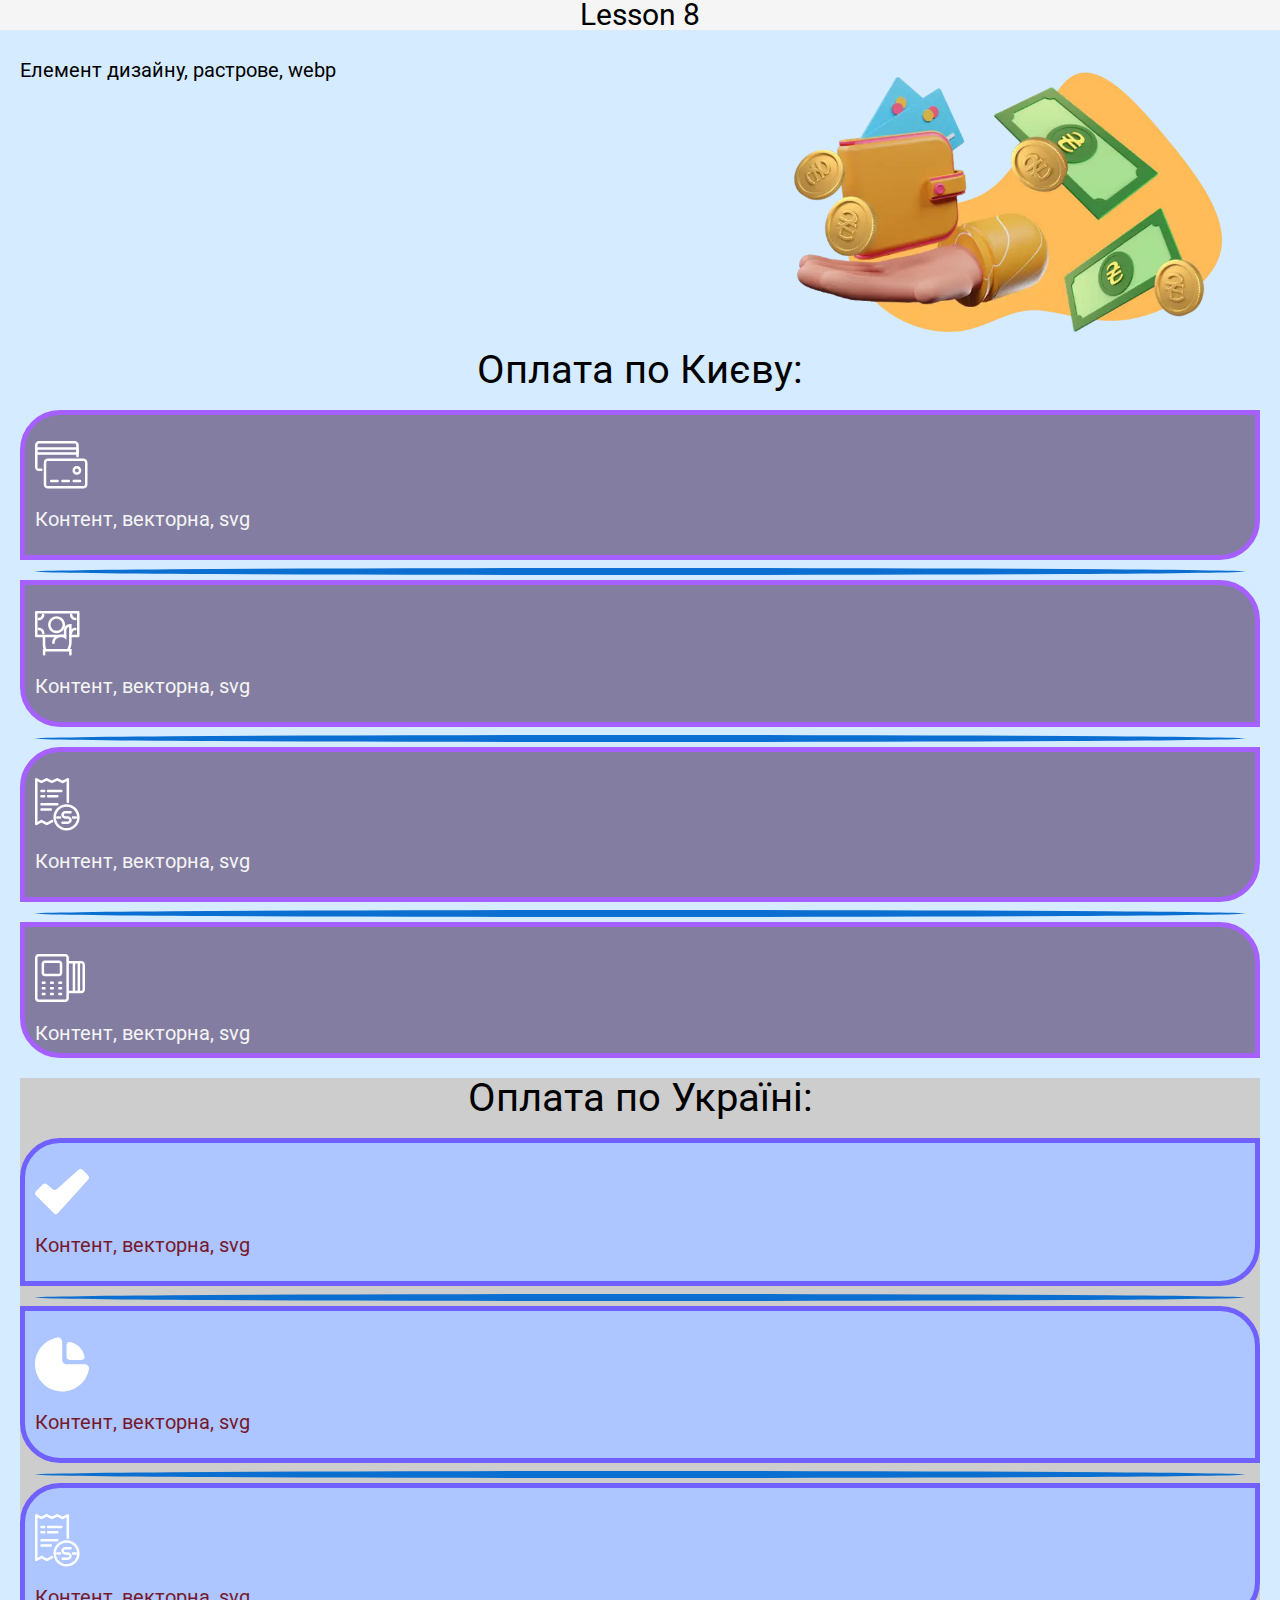
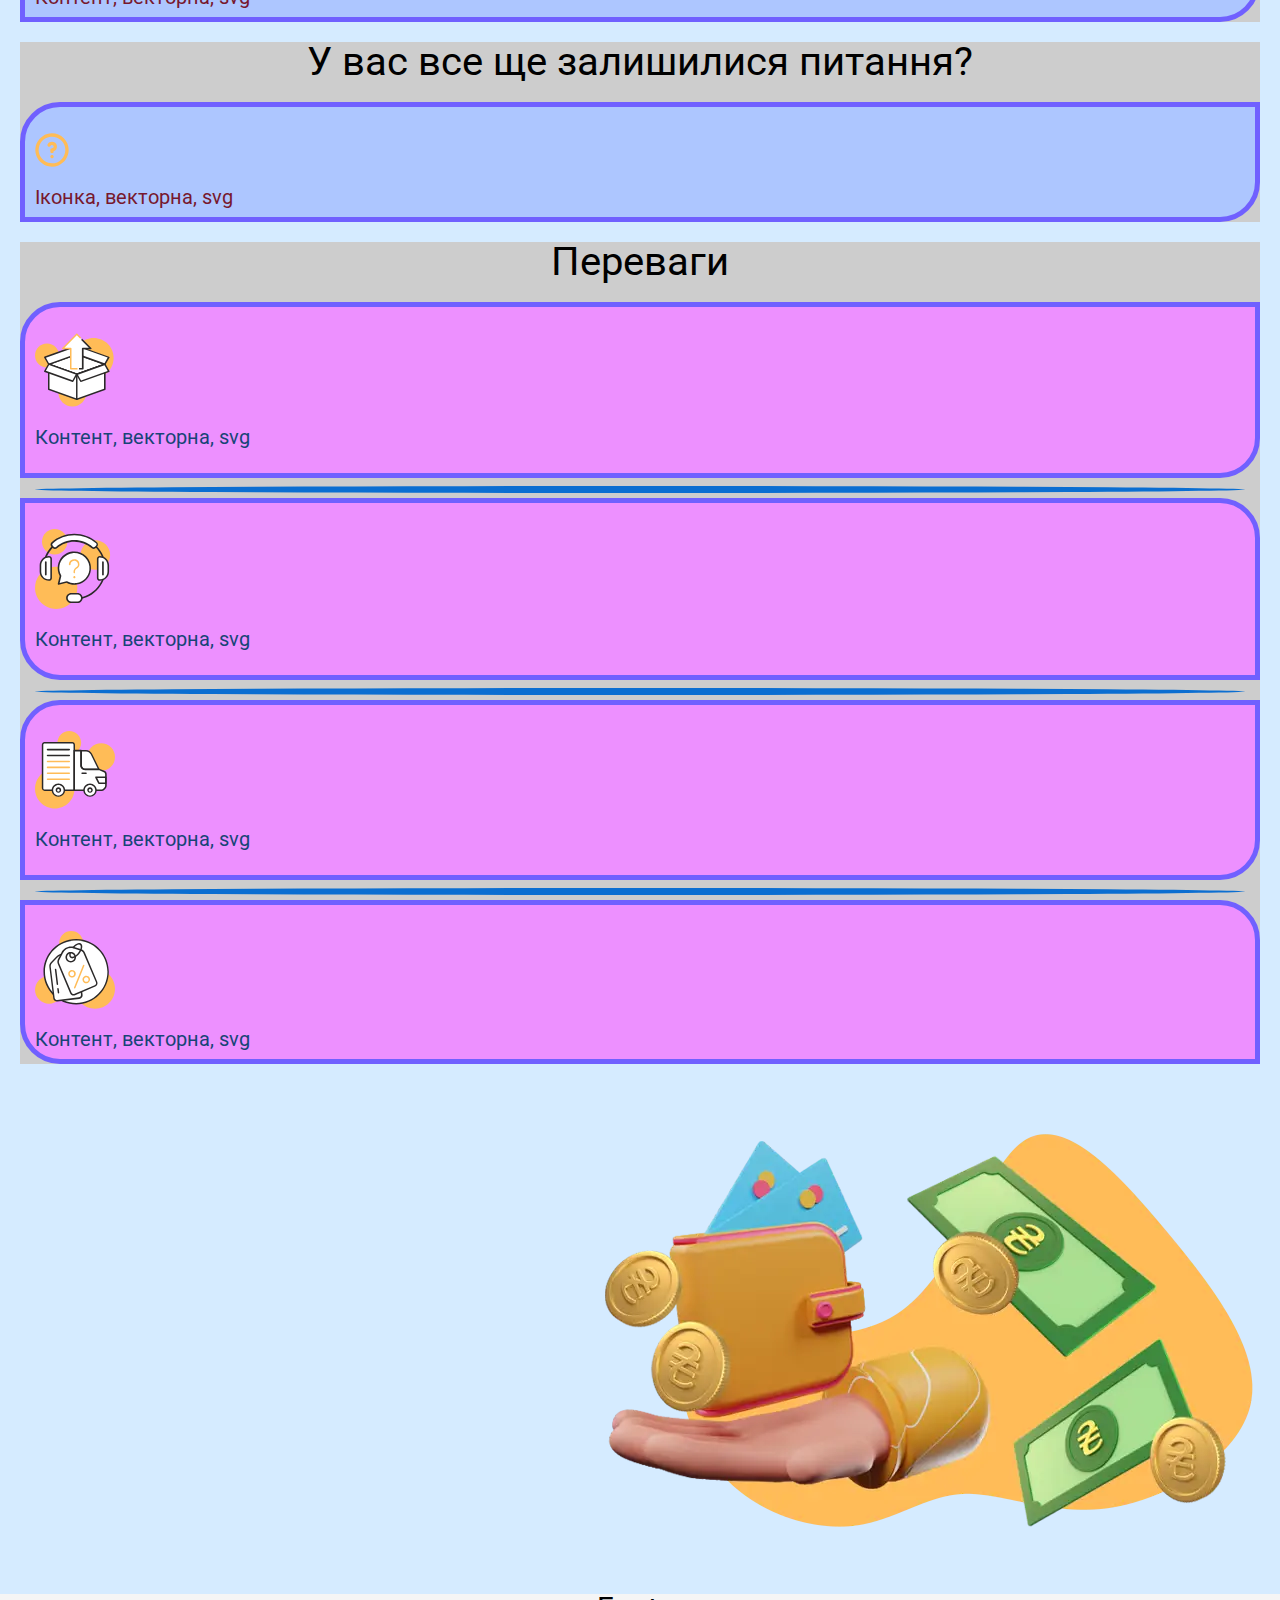
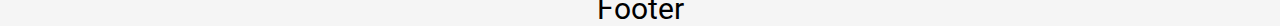
<file: lesson_8/index.html>
<!DOCTYPE html>
<html lang="en">

<head>
  <meta charset="UTF-8">
  <meta name="viewport" content="width=device-width, initial-scale=1.0">
  <link rel="stylesheet" href="css/style.css">
  <title>Lesson 8</title>
</head>

<body>
  <header>
    <h1>Lesson 8</h1>
  </header>
  <main class="page">
    <div class="page-container">
      <div class="sale">
        <div class="text">
          <p>Елемент дизайну, растрове, webp</p>

        </div>
      </div>
      <div class="cash-kyiv">
        <h2 class="sub-title">Оплата по Києву:</h2>
        <div class="item">
          <div class="img"><img src="img/cash-kyiv/card.svg" alt="card"></div>
          <div class="text">Контент, векторна, svg</div>
        </div>
        <div class="item">
          <div class="img"><img src="img/cash-kyiv/cash.svg" alt="cash"></div>
          <div class="text">Контент, векторна, svg</div>
        </div>
        <div class="item">
          <div class="img"><img src="img/cash-kyiv/nfc.svg" alt="nfc"></div>
          <div class="text">Контент, векторна, svg</div>
        </div>
        <div class="item">
          <div class="img"><img src="img/cash-kyiv/terminal.svg" alt="terminal"></div>
          <div class="text">Контент, векторна, svg</div>
        </div>
      </div>
      <div class="cash-how">
        <h2 class="sub-title">Оплата по Україні:</h2>
        <div class="item">
          <div class="img"><img src="img/cahs-how/check.svg" alt="check"></div>
          <div class="text">Контент, векторна, svg</div>
        </div>
        <div class="item">
          <div class="img"><img src="img/cahs-how/credit.svg" alt="credit"></div>
          <div class="text">Контент, векторна, svg</div>
        </div>
        <div class="item">
          <div class="img"><img src="img/cash-kyiv/nfc.svg" alt="nfc"></div>
          <div class="text">Контент, векторна, svg</div>
        </div>

      </div>
      <div class="questions">
        <div class="sub-title">
          У вас все ще залишилися питання?
        </div>
        <div class="item">
          <div class="img"><img src="img/questions/question.svg" alt="question"></div>
          <div class="text">Іконка, векторна, svg</div>
          <!-- png цієї іконки важить менше ніж webp -->
        </div>
      </div>
      <div class="footer">
        <div class="sub-title">
          Переваги
        </div>
        <div class="item">
          <div class="img"><img src="img/footer/build.svg" alt="build"></div>
          <div class="text">Контент, векторна, svg</div>
        </div>
        <div class="item">
          <div class="img"><img src="img/footer/call.svg" alt="call"></div>
          <div class="text">Контент, векторна, svg</div>
        </div>
        <div class="item">
          <div class="img"><img src="img/footer/delivery.svg" alt="delivery"></div>
          <div class="text">Контент, векторна, svg</div>
        </div>
        <div class="item">
          <div class="img"><img src="img/footer/sale.svg" alt="sale"></div>
          <div class="text">Контент, векторна, svg</div>
        </div>
      </div>
      <div class="picture">
        <picture>
          <source srcset="img/picture/img-x1.webp 1x, img/picture/img-x2.webp 2x, img/picture/img-x3.webp 3x">
          <img src="img/picture/img-x1.webp" alt="image">
        </picture>

      </div>

    </div>
  </main>
  <footer>
    Footer
  </footer>
</body>

</html>
</file>
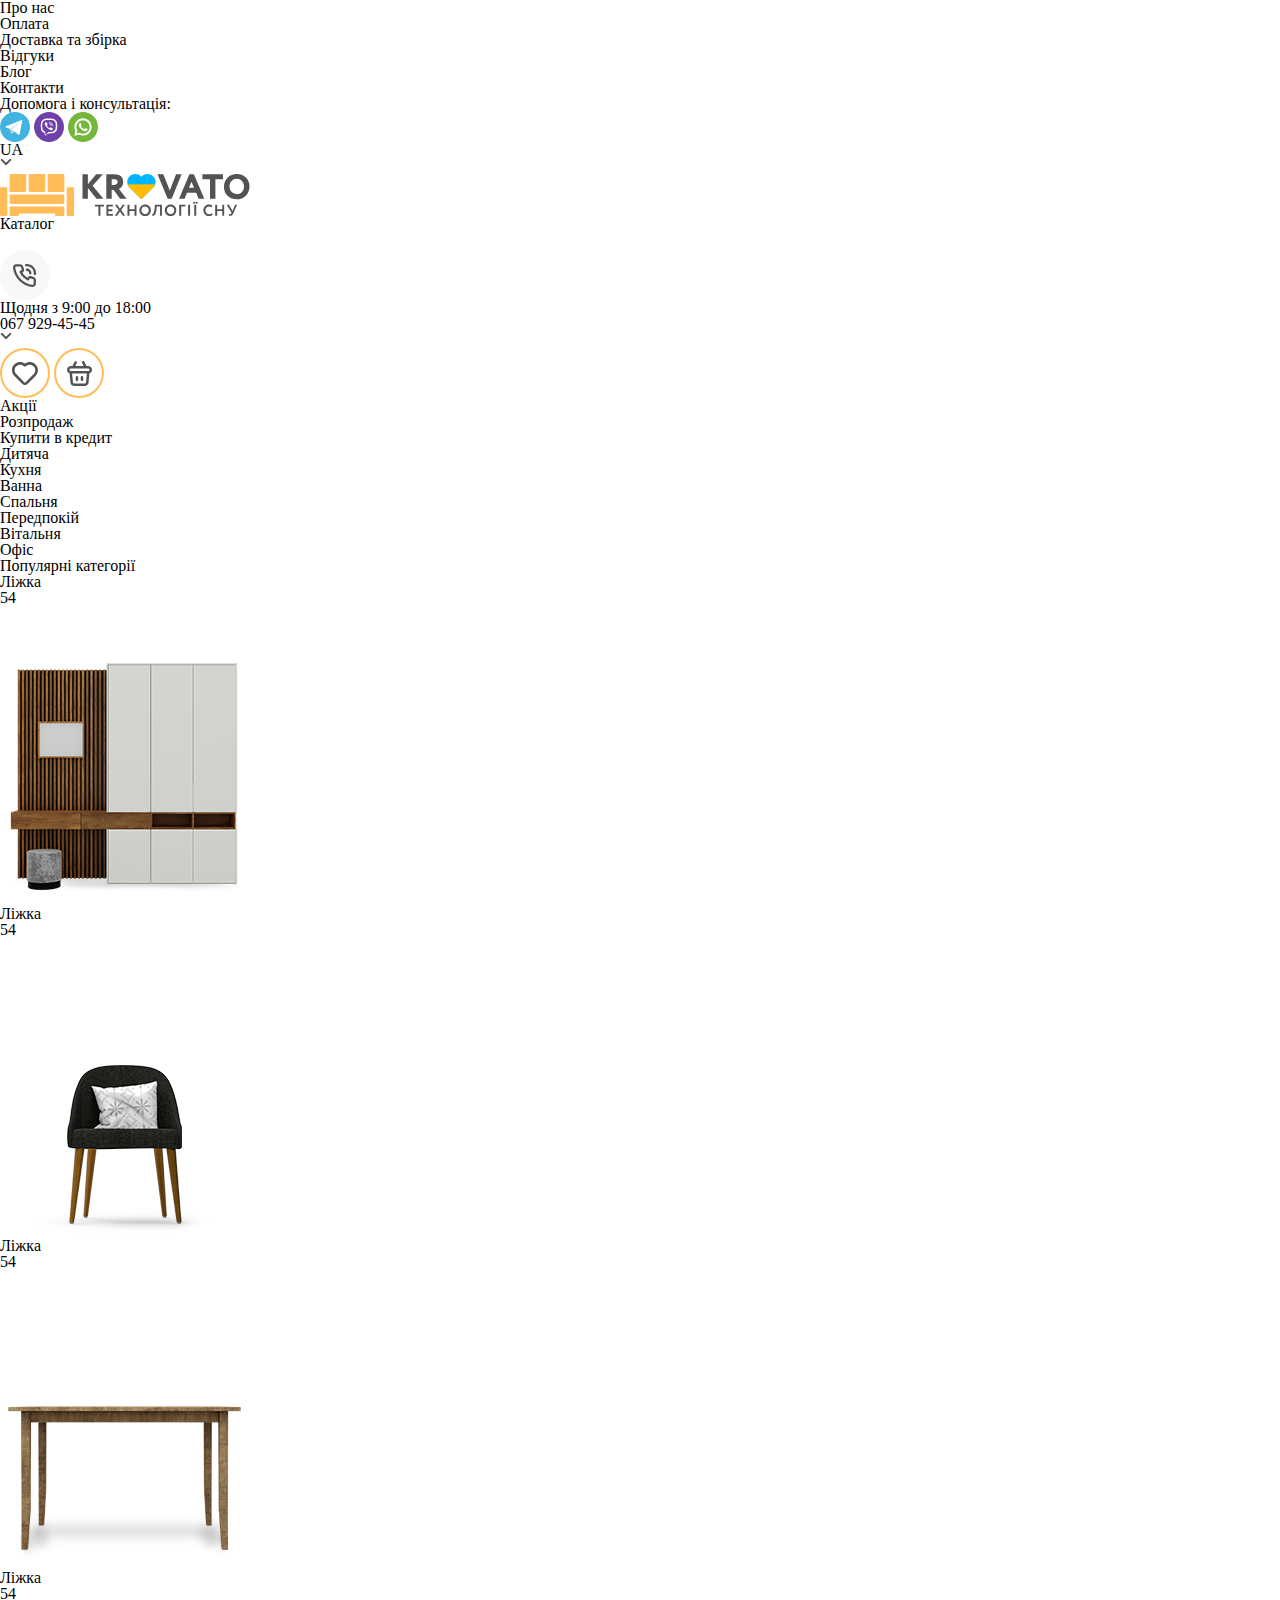
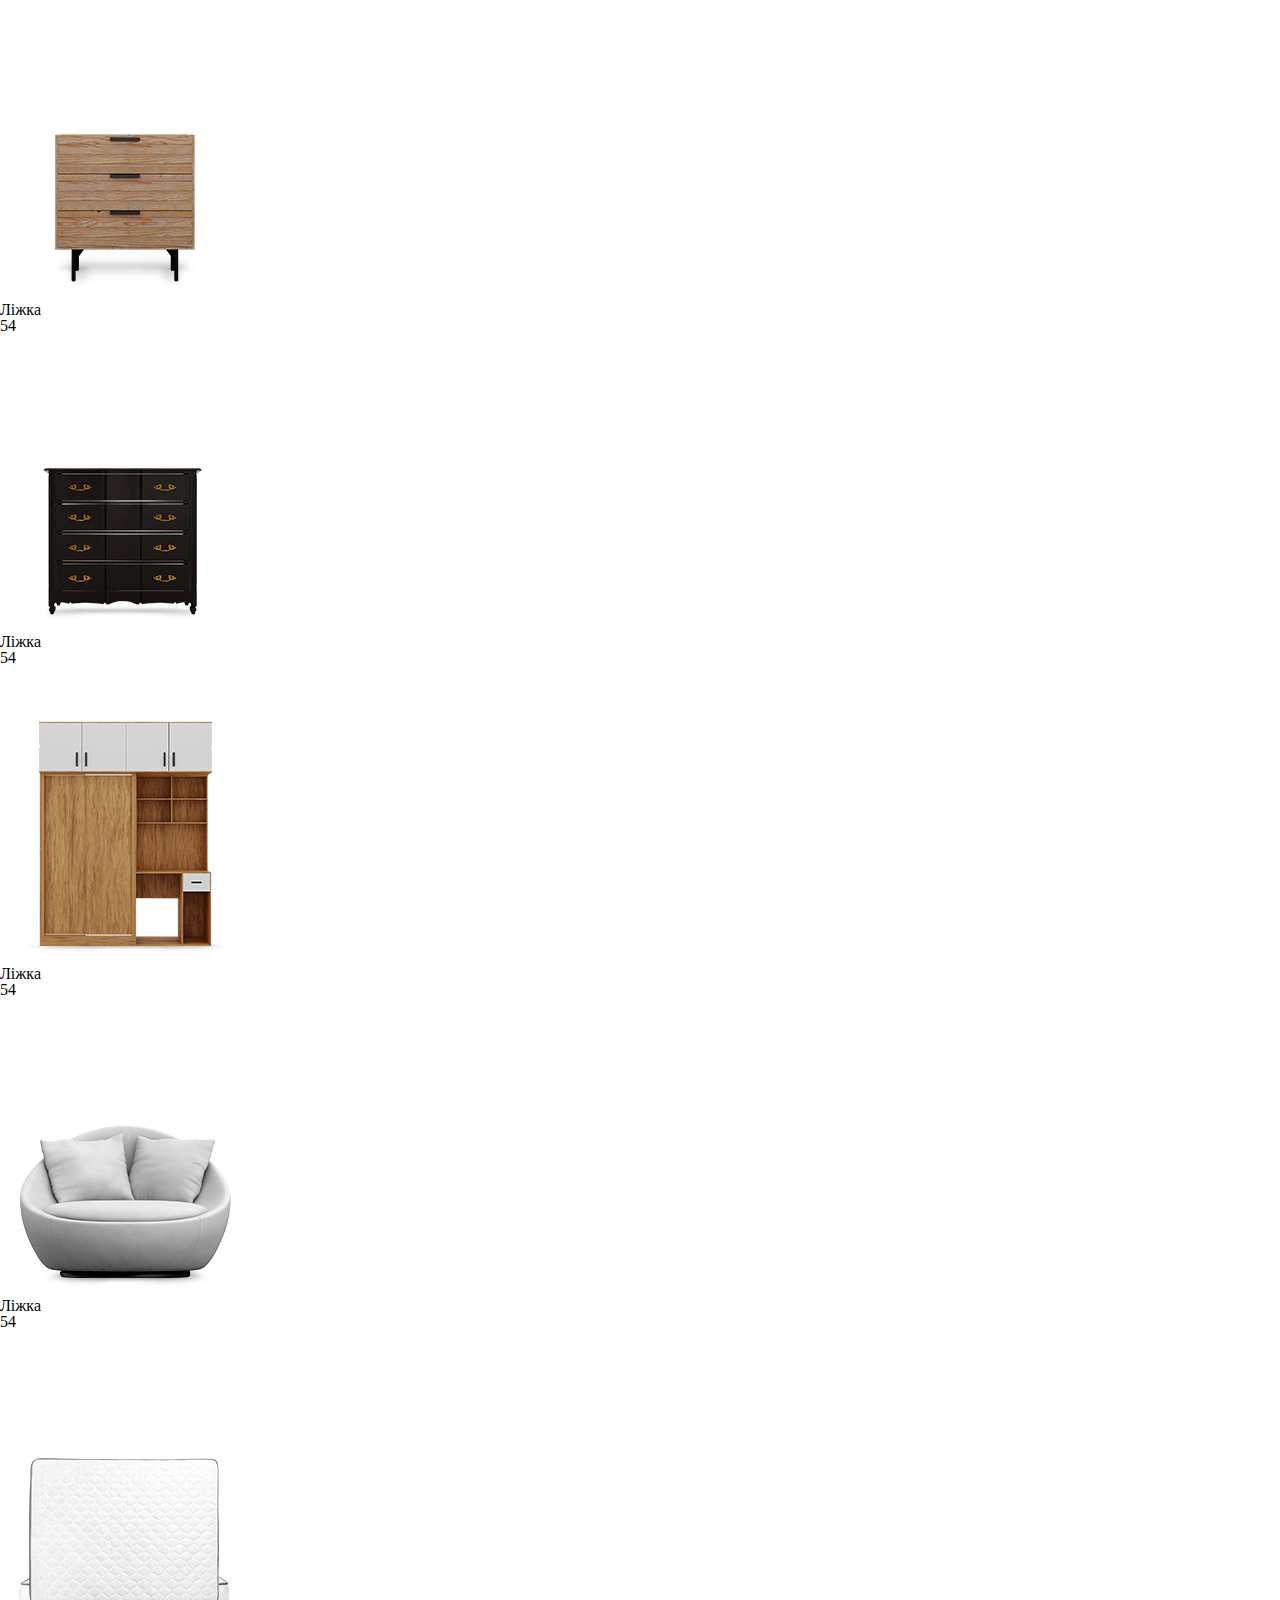
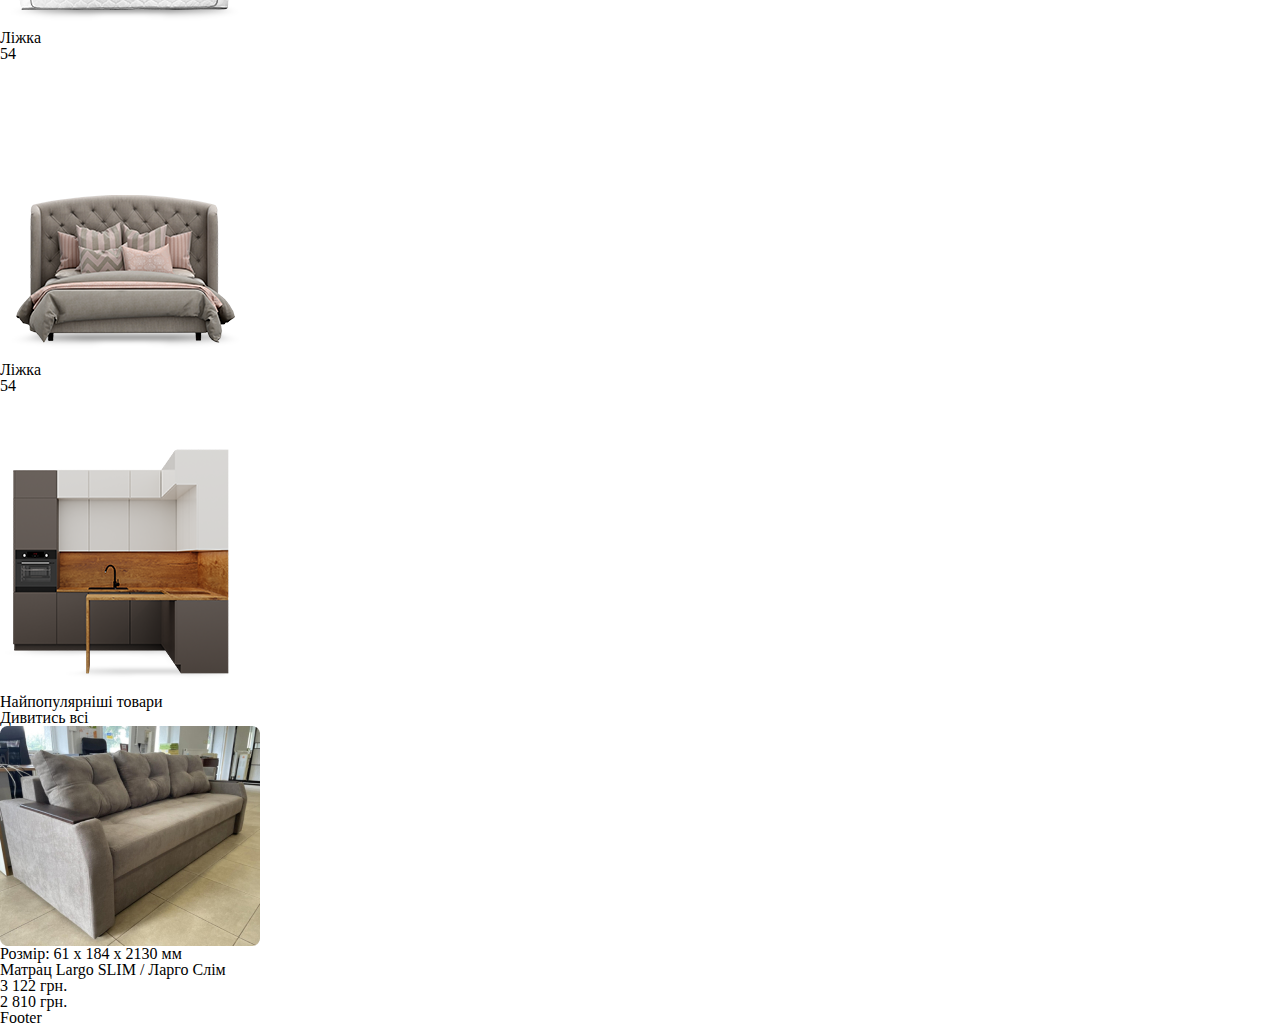
<file: lesson_9/index.html>
<!DOCTYPE html>
<html lang="uk">

<head>
  <meta charset="UTF-8">
  <meta name="viewport" content="width=device-width, initial-scale=1.0">
  <link rel="stylesheet" href="css/style.css">
  <title>Lesson 9</title>
</head>

<body>

  <header class="header">
    <div class="header__container">
      <div class="header__top top-header">
        <ul class="top-header__list">
          <li class="top-header__item"><a href="#" class="top-header__link">Про нас</a></li>
          <li class="top-header__item"><a href="#" class="top-header__link">Оплата</a></li>
          <li class="top-header__item"><a href="#" class="top-header__link">Доставка та збірка</a></li>
          <li class="top-header__item"><a href="#" class="top-header__link">Відгуки</a></li>
          <li class="top-header__item"><a href="#" class="top-header__link">Блог</a></li>
          <li class="top-header__item"><a href="#" class="top-header__link">Контакти</a></li>
        </ul>
        <div class="top-header__info">
          <div class="top-header__socials socials">
            <div class="socials__title">Допомога і консультація:</div>
            <div class="socials__items">
              <a class="socials__item" href="#"><img src="img/header/telegram.svg" alt="telegram" class="socials__image"></a>
              <a class="socials__item" href="#"><img src="img/header/viber.svg" alt="viber" class="socials__image"></a>
              <a class="socials__item" href="#"><img src="img/header/whats-up.svg" alt="whats-up" class="socials__image"></a>
            </div>
          </div>
          <div class="top-header__language language">
            <div class="language__abbr">
              UA
            </div>
            <a class="language__button arrow-down" href="#"><img src="img/icons/icon-arrow-down.svg" alt="icon-arrow-down"></a>
          </div>
        </div>
      </div>
      <div class="header__body body-hedaer">
        <a class="body-hedaer__logo logo" href="#"><img src="img/header/logo.svg" alt="logo" class="logo__image"></a>
        <div class="body-hedaer__catalog">Каталог</div>
        <div class="body-hedaer__find">
          <!-- Створив контейнер для тега інпут який ми ще не вчили, бо інпу не має закриваючого тегу, тому робимо контейнер дівом, щоб розмістити псевдоклас з іконкою лупи-->
          <input type="text" class="body-hedaer__input">
        </div>
        <div class="body-hedaer__schedule schedule">
          <a href="#" class="schedule__icon"><img src="img/icons/icon-tel.svg" alt="icon-tel" class="schedule__image"></a>
          <div class="schedule__body">
            <div class="schedule__time">Щодня з 9:00 до 18:00</div>
            <a class="schedule__phone" href="tel:0679294545">067 929-45-45</a>
          </div>
          <a href="#" class="schedule__button arrow-down"><img src="img/icons/icon-arrow-down.svg" alt="icon-arrow-down"></a>
        </div>
        <div class="body-hedaer__icons">
          <a href="#" class="body-hedaer__icon icon-heart"><img src="img/icons/icon-heart.svg" alt="icon-heart"></a>
          <a href="#" class="body-hedaer__icon icon-basket"><img src="img/icons/icon-basket.svg" alt="icon-basket"></a>
        </div>
      </div>
      <div class="header__bottom bottom-header">
        <ul class="bottom-header__buy-list list-buy">
          <li class="list-buy__item"><a href="#" class="list-buy__link">Акції</a></li>
          <li class="list-buy__item"><a href="#" class="list-buy__link">Розпродаж</a></li>
          <li class="list-buy__item"><a href="#" class="list-buy__link">Купити в кредит</a></li>
        </ul>
        <ul class="bottom-header__furniture-list list-furniture">
          <li class="list-furniture__item"><a href="#" class="list-furniture__link">Дитяча</a></li>
          <li class="list-furniture__item"><a href="#" class="list-furniture__link">Кухня</a></li>
          <li class="list-furniture__item"><a href="#" class="list-furniture__link">Ванна</a></li>
          <li class="list-furniture__item"><a href="#" class="list-furniture__link">Спальня</a></li>
          <li class="list-furniture__item"><a href="#" class="list-furniture__link">Передпокій</a></li>
          <li class="list-furniture__item"><a href="#" class="list-furniture__link">Вітальня</a></li>
          <li class="list-furniture__item"><a href="#" class="list-furniture__link">Офіс</a></li>
        </ul>
      </div>
    </div>
  </header>
  <main class="page">
    <div class="page__categories categories">
      <div class="categories__container">


        <div class="categories__title-block block-title">
          <h2 class="block-title__title">Популярні категорії</h2>
        </div>

        <ul class="categories__items">
          <li class="categories__item item-categories">
            <div class="item-categories__info">
              <div class="item-categories__name">Ліжка</div>
              <div class="item-categories__quantity">54</div>
            </div>
            <a href="#" class="item-categories__image"><img src="img/page/categories/img-1.png" alt="img1"></a>
          </li>
          <li class="categories__item item-categories">
            <div class="item-categories__info">
              <div class="item-categories__name">Ліжка</div>
              <div class="item-categories__quantity">54</div>
            </div>
            <a href="#" class="item-categories__image"><img src="img/page/categories/img-2.png" alt="img2"></a>
          </li>
          <li class="categories__item item-categories">
            <div class="item-categories__info">
              <div class="item-categories__name">Ліжка</div>
              <div class="item-categories__quantity">54</div>
            </div>
            <a href="#" class="item-categories__image"><img src="img/page/categories/img-3.png" alt="img3"></a>
          </li>
          <li class="categories__item item-categories">
            <div class="item-categories__info">
              <div class="item-categories__name">Ліжка</div>
              <div class="item-categories__quantity">54</div>
            </div>
            <a href="#" class="item-categories__image"><img src="img/page/categories/img-4.png" alt="img4"></a>
          </li>
          <li class="categories__item item-categories">
            <div class="item-categories__info">
              <div class="item-categories__name">Ліжка</div>
              <div class="item-categories__quantity">54</div>
            </div>
            <a href="#" class="item-categories__image"><img src="img/page/categories/img-5.png" alt="img5"></a>
          </li>
          <li class="categories__item item-categories">
            <div class="item-categories__info">
              <div class="item-categories__name">Ліжка</div>
              <div class="item-categories__quantity">54</div>
            </div>
            <a href="#" class="item-categories__image"><img src="img/page/categories/img-6.png" alt="img6"></a>
          </li>
          <li class="categories__item item-categories">
            <div class="item-categories__info">
              <div class="item-categories__name">Ліжка</div>
              <div class="item-categories__quantity">54</div>
            </div>
            <a href="#" class="item-categories__image"><img src="img/page/categories/img-7.png" alt="img7"></a>
          </li>
          <li class="categories__item item-categories">
            <div class="item-categories__info">
              <div class="item-categories__name">Ліжка</div>
              <div class="item-categories__quantity">54</div>
            </div>
            <a href="#" class="item-categories__image"><img src="img/page/categories/img-8.png" alt="img8"></a>
          </li>
          <li class="categories__item item-categories">
            <div class="item-categories__info">
              <div class="item-categories__name">Ліжка</div>
              <div class="item-categories__quantity">54</div>
            </div>
            <a href="#" class="item-categories__image"><img src="img/page/categories/img-9.png" alt="img9"></a>
          </li>
          <li class="categories__item item-categories">
            <div class="item-categories__info">
              <div class="item-categories__name">Ліжка</div>
              <div class="item-categories__quantity">54</div>
            </div>
            <a href="#" class="item-categories__image"><img src="img/page/categories/img.png" alt="img10"></a>
          </li>

        </ul>
      </div>
    </div>
    <div class="page__goods goods">
      <div class="goods__container">


        <div class="goods__title-block block-title">
          <h2 class="block-title__title">Найпопулярніші товари</h2>
          <a href="#" class="block-title__link">Дивитись всі</a>
        </div>
        <ul class="goods__items">
          <li class="goods__item item-goods">
            <a href="#" class="item-goods__top"><img src="img/page/goods/img-1.jpg" alt="" class="item-goods__image"></a>
            <div class="item-goods__text">
              <div class="item-goods__size">Розмір: 61 x 184 x 2130 мм </div>
              <a href="#" class="item-goods__name">Матрац Largo SLIM / Ларго Слім</a>
              <div class="item-goods__valid valid">
                <div class="valid__icon"></div>
                <div class="valid__status"></div>
              </div>

            </div>
            <div class="item-goods__bottom">
              <div class="item-goods__price price-block">
                <div class="price-block__standart">3 122 грн.</div>
                <div class="price-block__sale">2 810 грн.</div>
              </div>
              <div class="item-goods__functions">
                <div class="item-goods__favorite icon-heart"></div>
                <div class="item-goods__basket icon-basket"></div>
              </div>
            </div>
          </li>
        </ul>
      </div>
    </div>
  </main>
  <footer>
    Footer
  </footer>


</body>

</html>
</file>
<file: lesson_4/css/style.css>
/* //////////////////////////////////////// ШРИФТИ /////////////////////////////////////////////// */
@import url("fonts.css");



/* //////////////////////////////////////// ОБНУЛЕННЯ /////////////////////////////////////////////// */
@import url("reset.css");


body{
  font-family: "Proxima Nova Rg", sans-serif;
  font-weight: normal;
  color: #2b2929;
}
.title{
  font-size: 300%;
  text-align: center;
}


.header .list{
  color: #512e12;
  font-weight: 700;
  line-height: 2;
  text-align: center;
  
}
.header .list a{
  text-decoration: underline; 
  
}

/* //////////////////////////////////////// HOW SECTION /////////////////////////////////////////////// */

.how {
  line-height: 1.87; /* 30/16 */
}
.sub-title {
  font-size: 40px;
  text-align: center;
  font-weight: 700;
}


/* //////////////////////////////////////// HALL SECTION /////////////////////////////////////////////// */

.hall{
  line-height: 1.87; /* 30/16 */
}
.sub-sub-title{
  font-size: 20px;
  font-weight: 700;
  line-height: 1.4; /* 28/20 */
}
.hall .image{
  text-align: center;
}


/* //////////////////////////////////////// BIKE SECTION /////////////////////////////////////////////// */

.bike {
  font-family: Unna, serif;
  font-weight: 700;
  font-style: italic;
}
.bike span{
  font-size: 20px;
  font-family: "Rubik Mono One", monospace;
  color: #ff7300;
}
.bike .image {
  display: inline-block;
}

.bike .block-1 span{
  text-decoration: line-through;
  text-decoration-style: wavy;
  text-decoration-color: #2b2929;
}
.bike .block-1 .text {
  text-align: right;
  text-shadow: 1px 1px 5px #ff7300;
  line-height: 0;
}

.bike .block-2 span{
  text-decoration: underline;
  text-decoration-style: dotted;
  text-decoration-color: chartreuse;
}
.bike .block-2 .text {
  font-size: 50px;
  text-align: left;
  text-shadow: 2px 2px 5px #000, 5px -2px 10px red;
  letter-spacing: 50px;
  /* text-wrap: nowrap;  CSS валідатор каже що не існує такої властивості хоча вона по факту повторює вастивість*/
  white-space: nowrap;
}
.bike .block-3 span{
  text-decoration: overline;
  text-decoration-color: blue;
  text-decoration-style: double;
  text-shadow: 5px 5px 1px #2b2929, -5px -5px 1px red;
}
.bike .block-3 .text {
  text-align: right;
 word-spacing: 50px;
 font-weight: 400;
}

.bike .block-4 .text {
  font-size: 6px;
  text-align: left;
  text-transform: uppercase;
  text-shadow: 3px 3px 1px green, -3px -3px 1px orange;
}

.bike .block-5 .text {
  /* font-size: 40px; */
  font-size: 200%; 
  text-align: right;
   text-shadow: 5px 15px 10px gray, 5px 15px 10px gray,5px 15px 10px gray,5px 15px 10px gray,5px 15px 10px gray,5px 15px 10px gray; /*можна накласти тінь одну на одну, щоб тінь була велика при цьому добре помітна */
}

.bike .block-6 .text {
  text-align: center;
  
  text-shadow: 55px 55px 1px #ff00ee,10px 10px 1px #7d2277,15px 15px 1px #321330,20px 20px 1px #170a16;
  line-height: 1000%;
}
</file>
<file: lesson_5/css/style.css>
/* //////////////////////////////////////// ШРИФТИ /////////////////////////////////////////////// */
@import url("fonts.css");



/* //////////////////////////////////////// ОБНУЛЕННЯ /////////////////////////////////////////////// */
@import url("reset.css");



body{
    font-family: Roboto, sans-serif;
    background-color: #f5f5f5;
}
header, footer{
  text-align: center;
}
.title {
  font-size: 50px;
  color: #ff6060;
  text-align: center;
  margin-bottom: 100px;
}
.image img{
  max-width: 100%;
}

/* //////////////////////////////////////// FOLLOW BLOCK /////////////////////////////////////////////// */
.follow{
  margin-bottom: 100px;
}
.follow-container {
  max-width: 1300px;
  padding: 0 10px;
  margin: 0 auto; 
}
.follow .sub-title {
  font-size: 50px;
  color: #000;
  text-align: center;
  margin-bottom: 60px;
}
.gallery {
  margin: 0 -6px;
  font-size: 0;
}
.gallery-image {
  display: inline-block;
  padding: 0 6px;
  overflow: hidden;
  width: 16.6667%;
}
.gallery-image img{
  max-width: 100%;
}

/* //////////////////////////////////////// FOLLOW BLOCK /////////////////////////////////////////////// */
.hall{
  font-family: 'Proxima Nova Rg';
  color: #2b2929;
}
.hall-container{
  max-width: 1050px;
  padding: 0 10px;
  margin: 0 auto;
}
.hall .sub-title{
  font-size: 40px;
  text-align: center;
  margin-bottom: 40px;
  font-weight: 700;
}
.hall .image{
  text-align: center;
  margin-bottom: 40px;
}

.hall .text{
  line-height: 187.5%; /* 30/16 */
  margin-bottom: 40px;
}
.hall .text p{
  margin-bottom: 10px;
}
.sub-sub-title {
  font-size: 20px;
  line-height: 140%; /* 28/20 */
  margin-bottom: 30px;
  font-weight: 700;
}
.list {
  margin-bottom: 40px;
}
.item {
  line-height: 187.5%; /* 30/16 */
  margin-bottom: 20px;
}


/* //////////////////////////////////////// KROVATO BLOCK /////////////////////////////////////////////// */

.krovato {
  font-family: 'Proxima Nova Rg';
  color: #2b2929;
}
.krovato-container {
  margin: 0 auto;
  max-width: 1270px;
  padding: 0 10px;
}
.krovato .sub-title {
  font-size: 40px;
  text-align: center;
  margin-bottom: 40px;
  font-weight: 700;
}
.columns {
  margin: 0 -15px;
  font-size: 0;
 
}
.column {
  display: inline-block;
  overflow: hidden;
  padding: 0 15px;
  width: 25%;
  text-align: center;
  vertical-align: top;
}
.krovato .image {
  max-width: 170px;
  margin: 0 auto;
  margin-bottom: 20px;
}
.krovato .sub-sub-title {
  font-weight: 700;
  margin-bottom: 20px;
  font-size: 26px;
  line-height: 130.769231%; /* 34/26 */
}
.krovato .text {
  font-size: 16px;
  line-height: 187.5%; /* 30/16 */
  font-weight: normal;
}
</file>
<file: lesson_6/css/style.css>
/* //////////////////////////////////////// ШРИФТИ /////////////////////////////////////////////// */
@import url("fonts.css");



/* //////////////////////////////////////// ОБНУЛЕННЯ /////////////////////////////////////////////// */
@import url("reset.css");



body{
    font-family: Roboto, sans-serif;
    background-color: #f5f5f5;
}
header, footer{
  text-align: center;
}
.title {
  font-size: 50px;
  color: #ff6060;
  text-align: center;
  margin-bottom: 100px;
}
.image img{
  max-width: 100%;
}

/* //////////////////////////////////////// FOLLOW BLOCK /////////////////////////////////////////////// */
.hall{
  font-family: 'Proxima Nova Rg';
  color: #2b2929;
}
.hall-container{
  max-width: 1050px;
  padding: 0 10px;
  margin: 0 auto;
}
.hall .sub-title{
  font-size: 40px;
  text-align: center;
  margin-bottom: 40px;
  font-weight: 700;
}
.hall .image{
  text-align: center;
  margin-bottom: 40px;
}

.hall .text{
  line-height: 187.5%; /* 30/16 */
  margin-bottom: 40px;
}
.hall .text p{
  margin-bottom: 10px;
}
.sub-sub-title {
  font-size: 20px;
  line-height: 140%; /* 28/20 */
  margin-bottom: 30px;
  font-weight: 700;
}
.list {
  margin-bottom: 40px;
}
.item {
  line-height: 187.5%; /* 30/16 */
  margin-bottom: 20px;
  padding-left: 40px;
  min-height: 32px;
  background: url("../img/hall/check-list.png") 0 3px no-repeat;

}


/* //////////////////////////////////////// EDUPLAY BLOCK /////////////////////////////////////////////// */

.eduplay {
  font-family: Quicksand, sans-serif;
  background: url("../img/eduplay/alphabet.png") center no-repeat, #914CFF url("../img/eduplay/holographic.png") 0 0 / cover no-repeat;
  color: #fff;
 
}
.eduplay-container {
  max-width: 1240px;
  padding: 121px 0px;
  margin: 0 auto;
  background: url("../img/eduplay/kid.png") right / contain no-repeat;
}
.eduplay-content {
  max-width: 600px;
}
.eduplay .sub-title {
  font-size: 40px;
  font-weight: 700;
  margin-bottom: 24px;
  line-height: 120%; /* 48/40 */
}
.eduplay .text {
  font-size: 20px;
  font-weight: 500;
  margin-bottom: 24px;
  line-height: 160%; /* 32/20 */
}
.eduplay .button {
  background-color: #fff;
  font-weight: 500;
  padding: 14px 20px;
  border-radius: 8px;
  line-height: 156.25%; /* 25/16 */
  color: #000;
}

/* //////////////////////////////////////// ECOMMERCE BLOCK /////////////////////////////////////////////// */


.ecommerce {
  font-family: Roboto, sans-serif;
  background-color: #E3E3E3;
  background: url("../img/ecommarce/pattern.png") bottom / contain no-repeat;
  padding: 30px;
}
.ecommerce-container {
  max-width: 1226px;
  margin: 0 auto;
  overflow: hidden;
  vertical-align: top;
  font-size: 0;
}
.ecommerce .ecommerce-content {
  width: 55.954323%; /* 686/1226 */
  display: inline-block;
  vertical-align: top;
  padding: 74px 10px;
}
.ecommerce .sub-title {
  font-size: 74px;
  font-weight: 300;
  margin-bottom: 52px;
}
.ecommerce .text {
  font-size: 30px;
  font-weight: 400;
  line-height: 183.333333%; /* 55/30 */
  margin-bottom: 66px;
}
.button {
  color: #fff;
  font-size: 29px;
 
  background-color: #1e2832;
  padding: 19px 26px;
}

.ecommerce-image{
  display: inline-block;
  width: 44.045677%;
  text-align: right;
  padding: 0 10px;
}
.ecommerce-image img{
  max-width: 100%;
  border-top-left-radius: 20%;
  border-bottom-right-radius: 20%;
}
</file>
<file: lesson_7/css/style.css>
/* //////////////////////////////////////// ШРИФТИ /////////////////////////////////////////////// */
@import url("fonts.css");



/* //////////////////////////////////////// ОБНУЛЕННЯ /////////////////////////////////////////////// */
@import url("reset.css");



body{
    font-family: Roboto, sans-serif;
    background-color: #f5f5f5;
}
header, footer{
  text-align: center;
}
.title {
  font-size: 50px;
  color: #ff6060;
  text-align: center;
  margin-bottom: 100px;
}
.image img{
  max-width: 100%;
}
h2{
  font-size: 60px;
  text-align: center;
}
/* //////////////////////////////////////// FOLLOW BLOCK /////////////////////////////////////////////// */
.hall{
  font-family: 'Proxima Nova Rg';
  color: #2b2929;
}
.hall-container{
  max-width: 1050px;
  padding: 0 10px;
  margin: 0 auto;
}
.hall .sub-title{
  font-size: 40px;
  text-align: center;
  margin-bottom: 40px;
  font-weight: 700;
}
.hall .image{
  text-align: center;
  margin-bottom: 40px;
}

.hall .text{
  line-height: 187.5%; /* 30/16 */
  margin-bottom: 40px;
}
.hall .text p{
  margin-bottom: 10px;
}
.hall .sub-sub-title {
  font-size: 20px;
  line-height: 140%; /* 28/20 */
  margin-bottom: 30px;
  font-weight: 700;
}
.hall .list {
  margin-bottom: 40px;
}
.hall .item {
  line-height: 187.5%; /* 30/16 */
  margin-bottom: 10px;
}
.hall .item::before{
  content: "";
  margin-left: -45px;
  margin-bottom: -40px;
  width: 28px;
  height: 28px;
  background: url("../img/krovato/list-check.png"); /* Без position absolute встановлення блоків через псевдоклас вийшло з костилем. Сподіваюся таке рішення підійде */
}
/* //////////////////////////////////////// CANVAS1 BLOCK /////////////////////////////////////////////// */
.block{
  width: 200px;
  height: 200px;
  /* border: 2px solid #ff6060; */
  display: inline-block;
}

.canvas{
  font-size: 0;
  background: linear-gradient(90deg, rgba(171,0,255,1) 0%, rgba(120,9,121,1) 67%, rgba(0,142,255,1) 100%);
}

.canvas .start{
  width: 200px;
  height: 40px;
  background: linear-gradient(90deg, rgba(0,0,0,1) 0%, rgba(255,255,255,1) 50%, rgba(0,0,0,1) 100%);
  margin-left: 500px;
}
.canvas .start::before{
  display: block;
  content: '';
  border-left: 15px solid transparent;
  border-right: 15px solid transparent;
  border-bottom: 30px solid #ff0000;
  width: 1px;
  margin: 0 auto;
}

.canvas .block {
  font-size: 29px;
  color: transparent;
  /* background: linear-gradient(90deg, rgba(205,0,255,1) 0%, rgba(43,121,9,1) 67%, rgba(241,255,0,1) 100%); */
}

.canvas .a {
  width: 200px;
  height: 40px;
}
.canvas .b {
  height: 400px;
  width: 20px;
}
.canvas .c {
  width: 400px; 
  overflow: hidden;
  border-radius: 50%;
  margin-top: 740px;
  vertical-align: middle;
}
.canvas .d {
  width: 50px;
  height: 700px;
  border-radius: 30%;
}
.canvas .e {
  width: 500px;
  height: 700px;
  border-radius: 26% 74% 31% 69% / 0% 100% 0% 100% 
}
.canvas .f {
  margin-left: 1100px;
}
.canvas .g {
  width: 800px;
  margin-top: -1px;
  margin-left: 500px;
}
.canvas .h{
  margin-left: 550px;
  width: 100px;
  height: 590px;
}

.canvas .h:hover, .canvas .g:hover, .canvas .f:hover, .canvas .e:hover, .canvas .d:hover, .canvas .c:hover, .canvas .b:hover, .canvas .a:hover{
  background: linear-gradient(90deg, rgba(0,255,231,1) 0%, rgba(120,9,121,1) 100%, rgba(255,0,0,1) 100%);
opacity: 1;
  
}

/* Все що відбувається при наведенні на блок з класом "g" */
.canvas .g:hover + .h{
  background: linear-gradient(90deg, rgba(171,0,255,1) 0%, rgba(233,45,45,1) 45%, rgba(9,36,121,1) 100%);
opacity: 1;
}

/* Все що відбувається при наведенні на блок з класом "f" */
.canvas  .f:hover + .g, .canvas .f:hover + .g + .h{
  background: linear-gradient(90deg, rgba(171,0,255,1) 0%, rgba(233,45,45,1) 45%, rgba(9,36,121,1) 100%);
opacity: 1;
}

/* Все що відбувається при наведенні на блок з класом "e" */
.canvas .e:hover + .f, .canvas .e:hover + .f + .g,  .canvas .e:hover + .f + .g + .h{ 
  background: linear-gradient(90deg, rgba(171,0,255,1) 0%, rgba(233,45,45,1) 45%, rgba(9,36,121,1) 100%);
opacity: 1;
}

/* Все що відбувається при наведенні на блок з класом "d" */
.canvas .d:hover + .e,.canvas .d:hover + .e + .f, .canvas .d:hover + .e + .f + .g,.canvas .d:hover + .e + .f + .g + .h{
  background: linear-gradient(90deg, rgba(171,0,255,1) 0%, rgba(233,45,45,1) 45%, rgba(9,36,121,1) 100%);
opacity: 1;
} 

/* Все що відбувається при наведенні на блок з класом "c" */
.canvas .c:hover + .d, .canvas .c:hover + .d + .e, .canvas .c:hover + .d + .e + .f, .canvas .c:hover + .d + .e + .f + .g, .canvas .c:hover + .d + .e + .f + .g + .h{
  background: linear-gradient(90deg, rgba(171,0,255,1) 0%, rgba(233,45,45,1) 45%, rgba(9,36,121,1) 100%);
opacity: 1;
}

/* Все що відбувається при наведенні на блок з класом "b" */
.canvas .b:hover + .c, .canvas .b:hover + .c + .d, .canvas .b:hover + .c+ .d + .e, .canvas .b:hover + .c + .d + .e + .f, .canvas .b:hover + .c + .d + .e + .f + .g, .canvas .b:hover + .c + .d + .e + .f + .g + .h{
  background: linear-gradient(90deg, rgba(171,0,255,1) 0%, rgba(233,45,45,1) 45%, rgba(9,36,121,1) 100%);
opacity: 1;
}

/* Все що відбувається при наведенні на блок з класом "a" */
.canvas .a:hover + .b,  .canvas .a:hover + .b + .c, .canvas .a:hover + .b + .c + .d, .canvas .a:hover + .b + .c + .d + .e, .canvas .a:hover + .b + .c + .d + .e + .f, .canvas .a:hover + .b + .c + .d + .e + .f + .g, .canvas .a:hover + .b + .c + .d + .e + .f + .g + .h{
  background: linear-gradient(90deg, rgba(171,0,255,1) 0%, rgba(233,45,45,1) 45%, rgba(9,36,121,1) 100%);
opacity: 1;
}


/* //////////////////////////////////////// CANVAS2 BLOCK /////////////////////////////////////////////// */
.canvas2{
  font-size: 0;
  background: linear-gradient(90deg, rgb(97, 75, 102) 0%, rgb(231, 28, 130) 67%, rgb(0, 204, 255) 100%);
}
.canvas2 .block {
  font-size: 29px;
  background: linear-gradient(90deg, rgba(205,0,255,1) 0%, rgba(43,121,9,1) 67%, rgba(241,255,0,1) 100%);
}
.canvas2 .block{
  opacity: 0;
  visibility: hidden;
}

.canvas2 .a {
  width: 200px;
  height: 40px;
  opacity: 1;
  visibility: visible;
}

.canvas2 .b {
  height: 400px;
  width: 20px;
}
.canvas2 .c {
  width: 400px; 
  overflow: hidden;
  border-radius: 50%;
  margin-top: 740px;
  vertical-align: middle;
}
.canvas2 .d {
  width: 50px;
  height: 700px;
  border-radius: 30%;
}
.canvas2 .e {
  width: 500px;
  height: 700px;
  margin-left: -10px;
  border-radius: 26% 74% 31% 69% / 0% 100% 0% 100% 
}
.canvas2 .f {
  margin-left: 1100px;
}
.canvas2 .g {
  width: 800px;
  margin-top: -1px;
  margin-left: 500px;
}
.canvas2 .h{
  margin-left: 550px;
  width: 100px;
  height: 590px;
}

.h:hover, .g:hover, .f:hover, .e:hover, .d:hover, .c:hover, .b:hover, .a:hover{
  background: linear-gradient(90deg, rgba(0,255,231,1) 0%, rgba(120,9,121,1) 100%, rgba(255,0,0,1) 100%);
  opacity: 1;
  visibility: visible; 
}

/* При натисненні блоки сають більшими. Умовне полегшення рівня */
.a:active{
  height: 70px;
}
.b:active{
  width: 40px;
}
.c:active{
  height: 300px;
  width: 500px;
}
.d:active{
  width: 80px;
}
.e:active{
  width: 600px;
  height: 800px;
}
.f:active{
  width: 300px;
  height: 300px;
}
.g:active{
  height: 300px;
}
.h:active{
width: 200px;
}
.g:hover + .h, .f:hover + .g, .e:hover + .f, .d:hover + .e, .c:hover + .d, .b:hover + .c, .a:hover + .b{
  background: linear-gradient(90deg, rgba(171,0,255,1) 0%, rgba(233,45,45,1) 45%, rgba(9,36,121,1) 100%);
  opacity: 1;
  visibility: visible;
}


/* //////////////////////////////////////// ABOUT BLOCK /////////////////////////////////////////////// */
.about {
  font-family: Exo, sans-serif;
  color: #ffffff;
  background: #313131 url("../img/portfolio/bgpng.png") 0 0 / cover no-repeat;
}
.about-container {
  max-width: 1150px;
  margin: 0 auto;
  text-align: center;
  padding: 180px 0;
}
.about .sub-title {
  font-weight: 700;
  font-size: 60px;
  line-height: 116.666667%; /* 70/60 */
  text-transform: uppercase;
  margin-bottom: 20px;
}
.about .sub-title::after{
  display: block;
  margin: 20px auto 0;
  content: "";
  height: 1px;
  width: 400px;
  background: linear-gradient(90deg, rgba(255,0,0,1) 0%, rgba(66,255,0,1) 50%, rgba(36,0,255,1) 100%);;
}
.about .text {
  font-size: 18px;
  line-height: 272.222222%; /* 49/18 */
  letter-spacing: -1px;
  margin-bottom: 60px;
}
.about .list {
  font-family: Orbitron, sans-serif;
}
.about .item {
  display: inline-block;
}
.about .item:not(:last-child){
  margin-right: 60px;
}
.about .item::after{
  content: "";
  width: 10px;
  height: 10px;
  border-radius: 50%;
  margin-left: 60px;
  background: linear-gradient(90deg, rgba(255,0,0,1) 0%, rgba(66,255,0,1) 50%, rgba(36,0,255,1) 100%);;;
}
.about .item a:hover{
  text-decoration: underline;
}
.about .item a:active{
  color: aquamarine;
}
.about .item a:visited{
  color: #c089ec;
}


/* //////////////////////////////////////// CONTACTS BLOCK /////////////////////////////////////////////// */

.contacts {
  font-family: "Exo",sans-serif;
  background-color: #2b2929;
  padding: 20px;
  text-align: center;
}
.contacts .list {
  color: #fff;
  font-size: 20px;
}
.contacts .item {
  display: inline-block;
  letter-spacing: -1px;
}
.contacts .item a{
  min-height: 25px;
}
.contacts .item a:hover{
  text-decoration: underline;
}
.contacts .item a:active{
  color: aquamarine;
}
.contacts .item a:visited{
  color: #c089ec;
}
.contacts .item:not(:last-child){
  margin-right: 80px;
}
.contacts .item a::before{
  vertical-align: middle;
  content: "";
  width: 25px;
  height: 25px;
  margin-right: 20px;
}
.contacts .item.tel a::before{
  background: transparent url("../img/portfolio/tel.png") 0 0 no-repeat;
}
.contacts .item.map a::before{
  background: transparent url("../img/portfolio/map.png") 0 0 no-repeat;
}
.contacts .item.mail a::before{
  background: transparent url("../img/portfolio/mail.png") 0 0 no-repeat;
}


/* //////////////////////////////////////// PRACTICE BLOCK /////////////////////////////////////////////// */


.practice {
  background-color: #ffffff;
}
.practice-block-1 {
  background-color: #583737;
  padding: 20px;
  margin-bottom: 40px;
}
.practice-block-1 .practice-item {
  background-color: #438b7a;
  width: 100%;
  height: 100px;
}
.practice-block-1 .practice-item:not(:last-child) {
  margin-bottom: 20px;
}

.practice-block-1 .practice-item:first-child{
  background-color: #d592b7;
}
.practice-block-1 .practice-item:last-child{
  background-color: #c089ec;
}
.practice-block-1 section.practice-item:first-of-type { /* тут first-child неспрацює оскліьки section не є першими для батьківського блоку */
  background-color: #fff;
}
.practice-block-1 section.practice-item:nth-child(6){ /*хоч на сторінці тіки 2 елелмента де в section є клас practice-item але nth-child бере свій розрахунок з батьківського класу, тому для батьківсьукого елементу section.practice-item знаходиться на 6 позиції. Ну й логчно що цей селектор не працюватиме яущо в html буде блок із цим кдасом але не тегом section. Щоб реаліхувати ідею використовуєм nth-of-type*/
  background-color: red;

}
.practice-block-1 .practice-item:nth-child(2){
  text-align: center; 
  font-size: 30px;
}

.practice-block-1 .practice-item:nth-child(2):target{
  border: 12px solid #cd938e;
}

.practice-block-2 {
  background-color: #583737;
  padding: 20px;
}
.practice-block-2 .practice-item {
  background-color: #438b7a;
  width: 100%;
  height: 100px;
}
.practice-block-2 .practice-item:not(:last-child) {
  margin-bottom: 20px;
}
.practice-block-2 .practice-item:nth-child(2n+3){
  background-color: #5cbf71;
}
.practice-block-2:has(section){
  background-color: #412c2c;
}
.practice-block-2:has(section) section.practice-item:nth-of-type(2){
  background-color: #fff;
}
.practice-block-2 .practice-item:nth-child(1)::before, .practice-block-2 .practice-item:nth-child(2)::after{
  content: "";
  background-color: #e882df;
  width: 50px;
  height: 50px;
}
/* .practice-block-2 .practice-item:nth-child(1)::before::before, .practice-block-2 .practice-item:nth-child(2)::after::after{
  content: "";
  background-color: #ffffff;
  width: 20px;
  height: 20px;
} так не можна =( */
</file>
<file: lesson_8/css/style.css>
/* //////////////////////////////////////// ШРИФТИ /////////////////////////////////////////////// */
@import url("fonts.css");



/* //////////////////////////////////////// ОБНУЛЕННЯ /////////////////////////////////////////////// */
@import url("reset.css");



body{
    font-family: Roboto, sans-serif;
    background-color: #f5f5f5;
}
header, footer{
  font-size: 30px;
  text-align: center;
}
.title {
  font-size: 50px;
  color: #ff6060;
  text-align: center;
  margin-bottom: 100px;
}
.image img{
  max-width: 100%;
}
.text{
  font-size: 20px;
}
img {
  margin-top: 16px;
  margin-bottom: 20px;
 }
.page {
  background-color: aliceblue;
}
.page-container {
  background-color: #d5ebff;
  padding: 20px;
}

.item:not(:last-child)::after{
  content: "";
  width: 100%;
  height: 7px;
  background-color: #0b6ed1;
  margin-bottom: -33px;
  border-radius: 50%;
}
.item:nth-child(even){
  border-radius: 40px 0px 40px 0px;
}
.item:nth-child(odd){
  border-radius: 0px  40px 0px 40px ;
}

.sale{
  background: url("../img/sale/bg.webp") right / contain no-repeat;
}
.sale .text{
  line-height: 2;
  height: 300px;
}
.cash-kyiv{
  margin-bottom: 20px;
}
.cash-kyiv .sub-title{
  font-size: 40px;
  text-align: center;
  margin-bottom: 20px;
}
.cash-kyiv .item {
  border: 5px solid #a560ff;
  background-color: #837ea1;
  margin-bottom: 20px;
  padding: 10px;
}
.cash-kyiv .item:nth-child(even){
  border-radius: 40px 0px 40px 0px;
}
.cash-kyiv .item:nth-child(odd){
  border-radius: 0px  40px 0px 40px ;
}


.cash-kyiv .text {
  color: #f5f5f5;
}

.cash-how {
  background-color: #cdcdcd;
}
.sub-title{
  font-size: 40px;
  text-align: center;
  margin-bottom: 20px;
}
.cash-how .item {
  border: 5px solid #7060ff;
  background-color: #adc6ff;
  margin-bottom: 20px;
  padding: 10px;
}
.cash-how .item:nth-child(even){
  border-radius: 40px 0px 40px 0px;
}
.cash-how .item:nth-child(odd){
  border-radius: 0px  40px 0px 40px ;
}
.cash-how .text{
  color: #77182e;
}

.questions {
  background-color: #cdcdcd;
}
.questions .sub-title{
  font-size: 40px;
  text-align: center;
  margin-bottom: 20px;
}
.questions .item {
  border: 5px solid #7060ff;
  background-color: #adc6ff;
  margin-bottom: 20px;
  padding: 10px;
}

.questions .text{
  color: #77182e;
}

.footer {
  background-color: #cdcdcd;
}
.footer .sub-title{
  font-size: 40px;
  text-align: center;
  margin-bottom: 20px;
}
.footer .item {
  border: 5px solid #7060ff;
  background-color: #ed90ff;
  margin-bottom: 20px;
  padding: 10px;
}

.footer .text{
  color: #184477;
}
</file>
<file: lesson_9/css/style.css>
/* //////////////////////////////////////// ШРИФТИ /////////////////////////////////////////////// */
@import url("fonts.css");



/* //////////////////////////////////////// ОБНУЛЕННЯ /////////////////////////////////////////////// */
@import url("reset.css");
</file>
<file: lesson_10/css/style.css>
/* //////////////////////////////////////// ОБНУЛЕННЯ /////////////////////////////////////////////// */
@import url("reset.css");
body{
    font-family: Arial, Helvetica, sans-serif;
    background-color: #0000004c;
}

.header__top{
 min-height: 80px;
 padding: 20px;
 background-color: #fff;
 position: fixed;
 top: 0;
 left: 0;
 width: 100%;
 z-index: 50;
}
.wrapper {
	min-height: 100%;
	overflow: clip;
}

.header__container:target{
    display: inline-block;/*потрібно для динамічного контенту в разі збільшення назви .menu-link*/
}

.header__logo {
    max-width: 400px;
    margin-right: 25px;
}
.header__logo img{
    max-width: 100%;
}

.header__button{
    background-color: #FFBC57;
    color: #fff;
    font-size: 19px;
    line-height: 126.315789%; /* 24/19 */
    padding: 11px 20px 11px 54px;
    position: relative;
    border-radius: 5%;
    vertical-align: top;
}
.header__button:hover{
    background-color: #ffca76; 
    text-decoration: underline;
}
.header__button::before{
    content: "";
    background: url("../img/header/catalog.svg") no-repeat;
    width: 24px;
    height: 24px;
    position: absolute;
    top: 25%;
    left: 20px;
}

.header__container{
    
    display: none; 
    position: absolute;
    top: 100px;
    left: 0;
   
}
.header__menu {
    
    margin-left: 10px;
    border-radius: 10px 0 0 10px;
    background-color: #fff;
    position: relative;
    min-width: 300px;
    /* overflow: hidden; */
}

.menu__item:has(> .sub-list)::after{
    display: none;
    content: "";
    position: absolute;
    top: 2.5%;
   
    right: 0;
    height: 95%; /*Ми берем висоту батьківського елемента .menu__item. Він абсолютний тому у відсотках беереться висота батьківського а не його ширина*/
    width: 5px;
    background-color: #FFBC57;
    z-index: 1;
}
.menu__item:hover::after{
    display: block; 
}
.menu__item:hover .menu__sub-list{
    display: block;
     height: 100%;  /* Берем висоту батьківського елементу .menu__item щоб блок підпунктів був такої ж висоти як й основне меню */
    overflow: auto; /* кщо сильно багато контенту то хай буде скрол і в разі чого список не був пря дуже дуже довгим вниз */
}

.menu__item:hover .menu__link{
    background-color: #FFBC57;
}
.menu__item:first-child .menu__link{
    border-radius: 10px 0 0 0;
}
.menu__item:last-child .menu__link{
    border-radius: 0 0 0 10px; 
}
/*  зробив радіуси саме для ітемів списку, бо якщо задавати радіус батькіському елементу то при ховері буде вибивати оранжевий за межі кутів, але якщо задати overflow: hiden то тоді неможливо буде побаичти підпункти при ховері */
.menu__item:hover .menu__link::before{
    background: url("../img/header/arrow-right-hover.svg") no-repeat;
}

.menu__link::before{
    content: "";
    width: 13px;
    height: 13px;
    position: absolute;
    background: url("../img/header/arrow-right.svg") no-repeat;
    top: 50%;
    margin-top: -7px;/* Вирівеювання по висоті піднявши на половину висоти об'єкту*/
    right: 20px;
    
}
.menu__item .menu__link::after{
    content: "";
    width: 40px;
    height: 40px;
    position: absolute;
    top: 50%;
    left: 0;
    margin-top: -20px;  /* Вирівеювання по висоті піднявши на половину висоти об'єкту*/
    margin-left: 30px;
}
.menu__item:nth-child(1) .menu__link::after{
    background: url("../img/header/bad.svg") center no-repeat;
}
.menu__item:nth-child(2) .menu__link::after{
    background: url("../img/header/matrace.svg") center no-repeat;
}
.menu__item:nth-child(3) .menu__link::after{
    background: url("../img/header/sofa.svg") center no-repeat;
}
.menu__item:nth-child(4) .menu__link::after{
    background: url("../img/header/shelf.svg") center no-repeat;
}
.menu__item:nth-child(5) .menu__link::after{
    background: url("../img/header/comode.svg") center no-repeat;
}
.menu__item:nth-child(6) .menu__link::after{
    background: url("../img/header/shell-box.svg") center no-repeat;
}
.menu__item:nth-child(7) .menu__link::after{
    background: url("../img/header/table.svg") center no-repeat;
}
.menu__item:nth-child(8) .menu__link::after{
    background: url("../img/header/chair.svg") center no-repeat;
}
.menu__item:nth-child(9) .menu__link::after{
    background: url("../img/header/wall.svg") center no-repeat;
}
.menu__item:nth-child(10) .menu__link::after{
    background: url("../img/header/kitchen.svg") center no-repeat;
}
.menu__link {
    position: relative;
    background-color: #fff;
    padding: 16px 54px 16px 85px;
    line-height: 210.526316%; /* 40/19 */
    width: 100%; /* Щоб прижати стрілки до правого краю. Тому при збільшені чи зменшенні тексту вони залишяться зкраю*/
     min-height: 40px;  /* Захіж безпеки для вразі зменешння розміру тексту, щоб іконка не вирізалася*/
     position: relative;
     z-index: 50;
}

.menu__sub-list {
    position: absolute;
    top: 0;
    left: 100%;
    display: none;
    color: #2b2929;
    font-size: 19px; 
    background-color: #ffffff;
    overflow: hidden;
    border-radius: 0px 10px 10px 0;
    z-index: 50;
}


.sub-list__link {
    line-height: 210.526316%; /* 40/19 */
    background-color: #fff;
    min-width: 300px;  /* Щоб дуже вузькі підпункти не були*/
    padding: 13px 30px;
    position: relative;
    z-index: 50;
}
.sub-list__item:hover .sub-list__link{
    background-color: #FFBC57;

}



.page {
}
.categories {
}
.page__categories {
    padding-top: 100px;
}

.categories__container {
    max-width: 1290px;
    margin: 0 auto;
}
.categories__items {
    margin: 0px -10px;
    font-size: 0;
}
.categories__item {
    padding: 0px 5px;   
    margin-bottom: 15px;
}
.item-categories {
    /* display: block; */
    max-width: 260px;
      
    position: relative; 
}

.item-categories__content{
    background-color: #fff;
    padding: 5px 10px;
    border-radius: 5px;
    position: relative;/* щоб текст ховався*/
    overflow: hidden;
}
.item-categories__content:hover{
    box-shadow: 0 0 10px #2b2929;
}
.item-categories__content::before{
    content: "";
    bottom: 20px;
    right: 20px;
    position: absolute;
    background: url("../img/page/categories/arrow-link.svg") no-repeat;
    width: 50px;
    height: 50px;
    z-index: 2;
}
.item-categories__top {
    font-size: 20px;
    line-height: 140%; /* 28/20 */
    letter-spacing: 0;
   
}
.item-categories__name {
   display: inline-block;
}
.item-categories__quantity {
    color: #B1B1B1;
    text-align: right;
    display: inline-block;
    margin-left: 120px;
}
.item-categories__image {
    position: relative;
    z-index: 1;
    overflow: hidden;
}
.item-categories__image::before{
    content: "";
    position: absolute;
    bottom: -50%;
    left: -20%;
    z-index: -1;
    width: 350px;
    height: 400px;
    border-radius: 50%;
    background-color: #ebe8e8;
}
.item-categories__image img{
    max-width: 100%;
}
</file>
<file: lesson_11/css/style.css>
/* //////////////////////////////////////// ОБНУЛЕННЯ /////////////////////////////////////////////// */
@import url("reset.css");

body {
    font-size: 20px;
    font-family: Arial, Helvetica, sans-serif;
    background-color: #0000004c;
}

.wrapper {
    min-height: 100%;
    overflow: clip;
}

/* //////////////////////////////////////// HEADER /////////////////////////////////////////////// */

.column {
    vertical-align: top;
    display: inline-block;
}

.header__object {
    width: 200px;
    height: 150px;
    text-align: center;
    vertical-align: middle;

}

.empty {
    background-color: #c6e3ae;
}

.position {
    background-color: #8b96cf;
}

.index {
    background-color: #cf9d8b;
}

.transform {
    min-height: 200px;
}

.transform__child {
    min-height: 100px;
    background-color: #d66339;

}

.transform__btn {
    width: 200px;
    padding: 10px 20px;
    background-color: darkgrey;
    border: 2px solid black;
    cursor: pointer;
}

.transform__btn:not(:last-child) {
    margin-bottom: 10px;
}


.transform__btn--1:active~.transform__child {
    transform: translateY(-300%);
}

.transform__btn--2:active~.transform__child {
    transform: translateY(-450%);
}

.header__conclusion {
    width: 400px;
    line-height: 1.4;
}

/* //////////////////////////////////////// COLUMN 1 /////////////////////////////////////////////// */

.column:first-child .position {

    position: relative;
}

.column:first-child .index {

    position: relative;
    z-index: 3;
}



/* //////////////////////////////////////// COLUMN 2 /////////////////////////////////////////////// */
.column:nth-child(2) {
    padding-top: 150px;
    position: relative;
}

.column:nth-child(2) .transform {
    width: 220px;
}

.column:nth-child(2) .empty {

    position: absolute;

    top: 0;
    left: 0;

}

.column:nth-child(2) .position {

    position: relative;
    z-index: 1;
}

.column:nth-child(2) .index {

    position: relative;
    z-index: 0;
}


/* //////////////////////////////////////// COLUMN 3 /////////////////////////////////////////////// */
.column:nth-child(3) .transform__child {
    position: relative;

    width: 220px;
}


.column:nth-child(3) .position {
    position: relative;
    z-index: 3;
}

.column:nth-child(3) .index {
    transform: scale(1.2) translateY(-20px);

}

/* .column:nth-child(3) .transform__child{
    transform: rotate(54deg);
} */

.column:nth-child(3) .transform__btn--1:active~.transform__child {
    transform: translateY(-300%);

}

.column:nth-child(3) .transform__btn--2:active~.transform__child {
    transform: translate(-50%, 50%);
}


/* //////////////////////////////////////// COLUMN 4 /////////////////////////////////////////////// */
.column:nth-child(4) .transform {
    width: 220px;
}


.column:nth-child(4) .position {

    transform: scale(1.2);
}

.column:nth-child(4) .index {

    position: relative;
    z-index: 3;
}

/* .column:nth-child(3) .transform__child{
    transform: rotate(54deg);
} */

.column:nth-child(4) .transform__btn--1:active~.transform__child {
    transform: rotate(54deg) translate(-100%, -200%);
}

.column:nth-child(4) .transform__btn--2:active~.transform__child {
    transform: rotate(54deg) translate(-200%, -200%);
}


.page__carousel {
    margin-top: 40px;
}

.carousel {
    background-color: #c6e3ae;
    max-width: 100%;
}

.carousel__container {
    font-size: 0;
}

.carousel__button {
    background-color: #d66339;
    display: inline-block;
    border: 6px solid black;
    width: 50px;
    height: 40px;
    cursor: pointer;
    margin: 0 auto;
    transform: translateX(-200%);
}

.carousel__button:first-child {
    margin-left: 50%;
}

.carousel__animation {
    background-color: #6e5432;
    height: 300px;

}

.carousel__item {
    margin: 0 auto;
    width: 100px;
    height: 100px;
    background-color: #c6e3ae;
}

.carousel__image {
    width: 50px;
    margin-left: 30px;
}

.carousel__button:first-child:hover~.carousel__animation>.carousel__item {
    transform: translate(100%, 100%) rotate(90deg);

}

.carousel__button:nth-child(2):hover~.carousel__animation>.carousel__item {
    transform: translate(0, 200%) rotate(180deg);
}

.carousel__button:nth-child(3):hover~.carousel__animation>.carousel__item {
    transform: translate(-100%, 100%) rotate(270deg);
}

.carousel__button:nth-child(4):hover~.carousel__animation>.carousel__item {
    transform: translate(0, 0);
}


.page__slider {
    margin-top: 40px;
}

.slider {
    background-color: #c6e3ae;
    max-width: 100%;
}

.slider__container {
    font-size: 0;

}

.slider__title {
    text-align: center;
    font-size: 30px;
    padding: 20px;
}

.slider__button {
    background-color: #d66339;
    display: inline-block;
    border: 6px solid black;
    width: 50px;
    height: 40px;
    cursor: pointer;
    margin: 0 auto;
    transform: translateX(-200%);
    font-size: 18px;
    text-align: center;
}

.slider__button:first-child {
    margin-left: 50%;
}

.slider__animation {

    height: 300px;

    margin: 0 auto;
}

.slider__items {
    display: inline-block;
    background-color: #6e5432;
    height: 300px;
    min-width: 400px;
    margin-left: 50%;
    transform: translateX(-50%);
    padding: 30px;
}

.slider__item {

    display: inline-block;

    margin-top: 50px;
    width: 100px;
    height: 100px;
    background-color: #c6e3ae;
    color: black;
    font-size: 20px;
    border: 6px solid #8b96cf;
    position: absolute;
    top: 0;
    left: 40%;
    transition: all 0.5s ease;
    /*Я не міг не додати тут транзишн, ну бо так файно виглядає. Але не знаю як робити перехід об'єектам що стоять по черерз один*/
    text-align: center;
}

.slider__image {
    width: 50px;
    margin-left: 30px;
}


.slider__item:nth-child(2) {
    transform: scale(0.7) translateX(200%);
    opacity: 0.8;
}

.slider__item:nth-child(3) {
    transform: scale(0.6) translateX(50%);
    opacity: 0.4;
}

.slider__item:nth-child(4) {
    transform: scale(0.8) translateX(-150%);
    opacity: 0.8;
}

.slider__button:nth-child(4):target~.slider__animation .slider__item:first-child {
    transform: scale(0.7) translateX(200%);
    opacity: 0.8;
    z-index: 2;
}

.slider__button:nth-child(4):target~.slider__animation .slider__item:nth-child(2) {
    transform: scale(0.6) translateX(50%);
    opacity: 0.4;

}

.slider__button:nth-child(4):target~.slider__animation .slider__item:nth-child(3) {
    transform: scale(0.8) translateX(-150%);
    opacity: 0.8;

}

.slider__button:nth-child(4):target~.slider__animation .slider__item:nth-child(4) {
    transform: scale(1) translateX(0);
    opacity: 1;
    z-index: -1;

}


.slider__button:nth-child(3):target~.slider__animation .slider__item:first-child {
    transform: scale(0.6) translateX(50%);
    opacity: 0.4;
}

.slider__button:nth-child(3):target~.slider__animation .slider__item:nth-child(2) {
    transform: scale(0.8) translateX(-150%);
    opacity: 0.8;

}

.slider__button:nth-child(3):target~.slider__animation .slider__item:nth-child(3) {
    transform: scale(1) translateX(0%);
    opacity: 1;
    z-index: -1;

}

.slider__button:nth-child(3):target~.slider__animation .slider__item:nth-child(4) {
    transform: scale(0.7) translateX(200%);
    opacity: 0.8;

}




.slider__button:nth-child(2):target~.slider__animation .slider__item:first-child {
    transform: scale(0.8) translateX(-150%);
    opacity: 0.8;
    z-index: 0;
}

.slider__button:nth-child(2):target~.slider__animation .slider__item:nth-child(2) {
    transform: scale(1) translateX(0);
    opacity: 1;

}

.slider__button:nth-child(2):target~.slider__animation .slider__item:nth-child(3) {
    transform: scale(0.7) translateX(200%);
    opacity: 0.8;

}

.slider__button:nth-child(2):target~.slider__animation .slider__item:nth-child(4) {
    transform: scale(0.6) translateX(50%);
    opacity: 0.4;

}



/*
 .slider__button:first-child:target ~ .slider__animation > .slider__item:nth-child(2){
    transform: scale(0.5)
    
}

.slider__button:first-child:target ~ .slider__animation > .slider__item:first-child{
    transform: scale(0.5)
    
}
.slider__button:first-child:target ~ .slider__animation > .slider__item:first-child{
    transform: scale(0.5)
    
} */




.presentation__container {
    max-width: 1200px;
    margin: 0 auto;
    padding: 10px;
}

.transform-2d__container {
    background-color: #e3c2c2;
    border: 3px solid #000;
    padding: 20px;
    margin-bottom: 30px;
}

.transform-2d__block {
    display: inline-block;
    width: 100px;
    height: 100px;
    background-color: azure;
    border: 5px solid #8b96cf;
    margin-bottom: 40px;
    position: relative;
}

.transform-2d__block:not(:last-child) {
    margin-right: 20px;
}

.transform-2d__block::after {
    transition: transform 0.3s ease;

    content: "";
    position: absolute;
    top: 5px;
    left: 5px;
    width: 100px;
    height: 100px;
    background-color: azure;
    border: 5px solid #8b96cf;
    opacity: 0.5;

}

.transform-2d__block--translate:hover::after {
    transform: translate(10px, 20px);
}

.transform-2d__block--scale:hover::after {
    transform: scale(1.4);
}

.transform-2d__block--rotate:hover::after {
    transform: rotate(120deg);
}

.transform-2d__block--rotate-x:hover::after {
    transform: rotateX(120deg);
}

.transform-2d__block--rotate-y:hover::after {
    transform: rotateY(120deg);
}

.transform-2d__block--skew:hover::after {
    transform: skew(40deg, 40deg);
}

.transform-2d__block--skew-x:hover::after {
    transform: skewX(40deg);
}

.transform-2d__block--skew-y:hover::after {
    transform: skewY(40deg);
}

.transform-2d__block--mix:nth-of-type(1):hover::after {
    transform: translate(-10px, -20px) scale(1.2) skew(20deg, 10deg) rotate(45deg);
}

.transform-2d__block--mix:nth-of-type(2):hover::after {
    transform: rotateX(30deg) skewX(30deg) translateX(20px) scaleY(3);
}

.transform-2d__block--mix:nth-of-type(3):hover::after {
    transform: rotateY(180deg) skewX(40deg);
    /*лютий ефект еластики під час обертання*/
}

.transform-2d__block--mix:nth-of-type(4):hover::after {
    transform: rotate(40deg) skew(30deg, 30deg);
    /*лютий ефект еластики під час обертання*/
}

.transform-2d__block--mix:nth-of-type(5):hover::after {
    transform: scaleY(1.5)
        /*лютий ефект еластики під час обертання*/
}



.transform-origin__container {
    background-color: #d66339;
    padding: 20px;
    border: 3px solid #000;
    margin-bottom: 40px;

}

.transform-origin__block {
    vertical-align: top;
    display: inline-block;
    width: 100px;
    height: 100px;
    background-color: #6ad7ff;
    border: 5px solid #ff8bd2;
    transition: transform 0.6s ease;
    position: relative;
    margin-bottom: 40px;
}

.transform-origin__block::after {
    transition: transform 0.3s ease;
    content: "";
    position: absolute;
    top: 5px;
    left: 5px;
    width: 100px;
    height: 100px;
    background-color: azure;
    border: 5px solid #8b96cf;
    opacity: 0.5;

}

.transform-origin__block:not(:last-child) {
    margin-right: 20px;
}

.transform-origin__block:nth-of-type(1)::after {
    transform-origin: top left;
}

.transform-origin__block:nth-of-type(1):hover::after {
    transform: rotate(180deg);
}


.transform-origin__block:nth-of-type(2)::after {
    transform-origin: bottom center;
}

.transform-origin__block:nth-of-type(2):hover::after {
    transform: rotate(180deg);
}


.transform-origin__block:nth-of-type(3)::after {
    transform-origin: 100% 100%;
}

.transform-origin__block:nth-of-type(3):hover::after {
    transform: rotate(180deg);
}

.transform-origin__block:nth-of-type(4)::after {
    transform-origin: 200% 200%;
    transition-duration: 1.5s;
}

.transform-origin__block:nth-of-type(4):hover::after {
    transform: rotate(360deg);
}


.transform-origin__block:nth-of-type(5)::after {
    transform-origin: 200% 100%;
    /* спостереження:  поставивши обертання на 180 градусів можна побачити, що кінцева позиція це координати top left але навпаки. Тобто тут "типу" 200% від лівої позиції та 100% від верхньої позиції*/
    transition-duration: 1s;
}

.transform-origin__block:nth-of-type(5):hover::after {
    transform: rotate(180deg);
}


.transform-origin__block:nth-of-type(6)::after {
    transform-origin: 100% 200%;
    transition-duration: 1s;
}

.transform-origin__block:nth-of-type(6):hover::after {
    transform: rotate(360deg);
}


.transform-origin__block:nth-of-type(7)::after {
    transform-origin: 200%;
    transition-duration: 1s;
}

.transform-origin__block:nth-of-type(7):hover::after {
    transform: rotate(360deg);
}


.transform-origin__block:nth-of-type(8)::after {
    transform-origin: -200%;
    transition-duration: 1s;
}

.transform-origin__block:nth-of-type(8):hover::after {
    transform: rotate(360deg);
}


.transform-origin__block:nth-of-type(9)::after {
    transform-origin: 200% -200%;
    transition-duration: 1s;
}

.transform-origin__block:nth-of-type(9):hover::after {
    transform: rotate(360deg);
}


.transform-origin__block:nth-of-type(10)::after {
    transform-origin: 30px -70px;
    transition-duration: 1s;
}

.transform-origin__block:nth-of-type(10):hover::after {
    transform: rotate(360deg);
}


.transform-origin__block:nth-of-type(11)::after {
    transform-origin: 20px 20px;
    transition-duration: 1s;
}

.transform-origin__block:nth-of-type(11):hover::after {
    transform: rotate(360deg);
}


.transform-origin__block:nth-of-type(12)::after {
    transform-origin: -20px -20px;
    transition-duration: 1s;
}

.transform-origin__block:nth-of-type(12):hover::after {
    transform: rotate(360deg);
}

.transform-origin__block:nth-of-type(13)::after {
    transform-origin: 20px -20px;
    transition-duration: 1s;
}

.transform-origin__block:nth-of-type(13):hover::after {
    transform: rotate(360deg);
}


.transform-origin__block:nth-of-type(14)::after {
    transform-origin: 100% -20px;
    transition-duration: 1s;
}

.transform-origin__block:nth-of-type(14):hover::after {
    transform: rotate(360deg);
}


.transform-origin__block:nth-of-type(15)::after {
    transform-origin: 100% center;
    transition-duration: 1s;
}

.transform-origin__block:nth-of-type(15):hover::after {
    transform: rotate(360deg);
}


.transform-origin__block:nth-of-type(16)::after {
    transform-origin: center 300%;
    transition-duration: 1s;
}

.transform-origin__block:nth-of-type(16):hover::after {
    transform: rotate(360deg);
}




.transform-3d__container {
    background-color: #ff89f7;
    border: 3px solid #000;
    padding: 100px;
    perspective: 1000px;
}


.cube {
    display: inline-block;

    position: relative;
    width: 200px;
    height: 200px;
    margin: 60px;
    transform-style: preserve-3d;
    transition: transform 0.9s ease;
    transform: rotate3d(1, 1, 0, 0deg);
}

.cube:not(:last-child) {
    margin-right: 100px;
}

.cube:first-child:hover {
    transform: rotate3d(0, 1, 1, 100deg);
}

.cube:nth-child(2) {
    transform: rotate3d(1, 1, 1, 45deg);
}

.cube:nth-child(2):hover {
    transform: rotate3d(1, 1, 1, 95deg) scale(2);
}

.cube:nth-child(3):hover {
    transform: rotate3d(1, 1, 1, 360deg);
}

.cube:nth-child(4) {
    transform-origin: 100% 100%;

}

.cube:nth-child(4):hover {
    transform: rotate3d(1, 2, 1, 360deg);
}

.cube:nth-child(5) {
    transform-origin: 200% 200%;

}

.cube:nth-child(5):hover {
    transform: rotate3d(1, 2, 1, 360deg);
}



.cube:nth-child(6):hover {
    transform: translateZ(300px) rotateX(-90deg);
}


.cube:nth-child(7):hover {
    transform: rotateX(-90deg) translateZ(300px);
}


.cube:nth-child(8):hover {
    transform: rotateY(-90deg) translateZ(300px);
}



.cube:nth-child(9):hover {
    transform: translateZ(300px) rotateY(-90deg);
}



.cube:nth-child(10):hover {
    transform: translateZ(300px) rotateZ(-90deg);
}

.cube:nth-child(11):hover {
    transform: skewX(30deg);
}

.cube:nth-child(12):hover {
    transform: skewY(30deg);
}

.cube:nth-child(13):hover {
    transform: skew(35deg, 35deg);
}

.cube:nth-child(14):hover {
    transform: skew(35deg, 35deg) rotateZ(60deg);
}

.cube:nth-child(14):hover {
    transform: rotate3d(3, 2, 1, 90deg) translate3d(100px, 100px, 400px);
}


.cube:nth-child(15):hover {
    transform: scale3d(1, -1, -1);
}


.cube:nth-child(16):hover {
    transform: rotate3d(0.5, 0, 0, 90deg);
}

.cube:nth-child(17):hover {
    transform: rotate3d(1, 1, 1, 90deg);
}

.cube:nth-child(18):hover {
    transform: rotate3d(1, 0, 0, 90deg);
    /* не побачив різниці з rotate3d(0.5, 0, 0, 90deg); Не можу зрозуміти суть зміни між 0 і 1*/
}


.cube:nth-child(19):hover {
    transform: rotate3d(1, 0, 0, 90deg);
}

.face {
    width: 200px;
    height: 200px;
    background: rgb(196, 255, 123);
    border: 2px solid black;
    position: absolute;
    top: 0;
    left: 0;
    opacity: 0.5;
    display: flex;
    align-items: center;
    justify-content: center;
    font-family: Arial, sans-serif;
    font-size: 2rem;
}

.front {
    transform: translateZ(100px);
}

.back {
    transform: translateZ(-100px);
}

.top {
    transform: translateY(-100px) rotate3d(1, 0, 0, 90deg) scaleY(-1);
}

.bottom {
    transform: translateY(100px) rotate3d(1, 0, 0, 90deg) scaleY(-1);
}

.right {
    transform: translateX(100px) rotate3d(0, 1, 0, 90deg);
}

.left {
    transform: translateX(-100px) rotate3d(0, 1, 0, 90deg);
}

.f1__container {
    position: relative;
   perspective: 1000px;
   height: 1000px;
   width: 1000px;
   margin: 0 auto;

}

.body-f1{
    position: absolute;
    top: 30%;
    left: 25%;
    width: 100px;
    height: 100px;
  
    transform-style: preserve-3d;
   
 transform: rotateX(-45deg) rotateY(-1deg) scaleY(0.2) scaleX(1.5) scaleZ(3) translateY(-100px);
}
.body-f1 > *{
    width: 200px;
    height: 200px;
    background: rgb(253, 0, 0);
    border: 5px solid black;
    position: absolute;
    top: 0;
    left: 0;
    opacity: 0.5;
    display: flex;
    align-items: center;
    justify-content: center;
    font-family: Arial, sans-serif;
    font-size: 2rem;
}
.body-f1__front {
    transform: translateZ(100px);
}
.body-f1__back {
    transform: translateZ(-100px);
}
.body-f1__left {
    transform: translateX(-100px) rotate3d(0, 1, 0, 90deg);
}
.body-f1__right {
    transform: translateX(100px) rotate3d(0, 1, 0, 90deg);
}
.body-f1__top {
    transform: translateY(-100px) rotate3d(1, 0, 0, 90deg) scaleY(-1);
}
.body-f1__bottom {
    transform: translateY(100px) rotate3d(1, 0, 0, 90deg) scaleY(-1);
}


.wheel {
    position: absolute;
    top: 0;
    left: 0;
    width: 250px;
    height: 200px;
    /* background-color: #000; */
    border-radius: 100% / 80px;
    background: 
    radial-gradient(50% 40px at 50% 40px, #0003 100%, #0000 0) ,
    radial-gradient(50% 40px at 50% calc(100% - 40px), #fff3 100%, #0000 0),
    rgb(49, 32, 32);
    z-index: -1;
    
}


.f1__front-right-wheel {
    top: 50%;
    left: 40%;
    transform: rotateZ(-90deg) translateZ(230px) translateY(60px);
    /* z-index: 1; */
}
.f1__front-left-wheel {
    top: 50%;
    transform: rotateZ(-90deg) translateZ(200px) translateY(20px);
  
}
.f1__back-right-wheel {
    left: 50%;
    transform: rotateZ(-90deg) translateZ(-430px);
}
.f1__back-left-wheel {
    transform: rotateZ(-90deg) translateZ(-400px);
    z-index: -1;
}

.page__transform {
    height: 400px;
    background-color: #d66339;
    padding: 50px;
}

.transform__block {
    width: 200px;
    height: 300px;
    margin: 0 auto;
    background-color: #6ad7ff52;
    position: relative;
    transform-style: preserve-3d;
    perspective: 1000px;
}
.transform__block::after{
    content: "";
    display: block;
    position: absolute;
    top: 0;
    left: 0;
    width: 200px;
    height: 300px;
    background-color: #2d3d42;
    transition: transform 1s ease;
}
.transform__block:hover::after {
   
    transform: rotateX(360deg);
}

.page__backface {
    height: 400px;
    background-color: #7cbab5;
    padding: 50px;
}

.backface__block {
    width: 200px;
    height: 200px;
    background-color: #2d3d425e;
    position: relative;
    margin: 0 auto;
}
.backface__block::after {
    content: "";
    top: 0;
    left: 0;
    position: absolute;
    width: 200px;
    height: 200px;
    background-color: #2d3d42;
    transition: transform 0.5s ease;
    backface-visibility: hidden;
}
.backface__block::before {
    content: "";
    top: 0;
    left: 0;
    position: absolute;
    width: 200px;
    height: 200px;
    background-color: #2d3d42;
    transition: transform 0.5s ease;
    background-color: #fff;

}
.backface__block:hover::after, .backface__block:hover::before {
    transform: rotateY(180deg);
}
</file>
<file: lesson_13/css/style.css>
/* //////////////////////////////////////// ОБНУЛЕННЯ /////////////////////////////////////////////// */
@import url("reset.css");
@import url("templates.css");

body {
    font-size: 20px;
    font-family: Arial, Helvetica, sans-serif;
    background-color: #fff;
}

.wrapper {
    min-height: 100%;
    overflow: clip;
    display: flex;
    flex-direction: column;
}

.page {
    flex-grow: 1;
}

[class*="__container"] {
    max-width: 1320px;
    margin: 0 auto;
    padding-inline: 15px;
}

/* //////////////////////////////////////// HEADER /////////////////////////////////////////////// */
.header {}

.header__container {
    padding-block: 20px;
}



/* //////////////////////////////////////// HEADER TOP /////////////////////////////////////////////// */
.header__top {
    display: flex;
    justify-content: space-between;
    align-items: center;
    margin-bottom: 40px;
    flex-wrap: wrap;
    gap: 10px;
}

.top-header {}

.top-header__items {
    display: flex;
    justify-content: space-between;
    align-items: center;
    column-gap: 30px;
    row-gap: 12px;
    flex-wrap: wrap;
}

.top-header__item {
    transition: color 0.2s ease;
}

.top-header__item:hover {
    color: rgb(65, 65, 64);

}

.top-header__info {
    display: flex;
    justify-content: space-between;
    align-items: center;
    column-gap: 20px;
    flex-wrap: wrap;
    gap: 10px;
}

.top-header__help {}

.top-header__language {
    padding-inline: 15px;
    padding-inline-end: 30px;
    position: relative;
}

.top-header__language::after {
    content: "";
    position: absolute;
    width: 15px;
    height: 15px;
    top: 50%;
    transform: translateY(-50%);
    background: url("../img/arrow-down.svg") no-repeat;
    background-size: contain;
    right: 10px;

}

.help {
    display: flex;
    justify-content: space-between;
    align-items: center;
    column-gap: 10px;
}

.help__title {
    padding-inline: 10px;
}

.help__whatsup {}

.help__telegram {}

.help__viber {}


.header__center {
    margin-bottom: 20px;
}

.center-header {
    display: flex;
    align-items: center;
    gap: 20px;
    flex-wrap: wrap;
}

.center-header__logo {}

.center-header__catalog {
    position: relative;
    background-color: #ffbc57;
    padding: 11px 20px;
    color: #fff;
    font-size: 19px;
    line-height: 126.315789%;
    /* 24/19 */
    border-radius: 8px;
    padding-left: 40px;
}

.center-header__catalog::after {
    content: "";
    position: absolute;
    top: 50%;
    transform: translateY(-50%);
    left: 10px;
    width: 20px;
    height: 20px;
    background: url("../img/catalog.svg") no-repeat;
}

.center-header__input {
    position: relative;
    min-height: 50px;
    border: 1px solid black;
    min-width: 200px;
    border-radius: 8px;
    border-color: #b1b1b1;
    flex-grow: 1;
}

.center-header__input::after {
    content: "";
    position: absolute;
    right: 12px;
    top: 50%;
    transform: translateY(-50%);

    width: 24px;
    height: 24px;
    background: url("../img/input.svg") no-repeat;
}

.center-header__phone {
    /* padding-right: 40px; */
}

.phone {
    position: relative;
    display: flex;
    flex: 0 0 240px;
    align-items: center;
    column-gap: 13px;
}

.phone::after {
    content: "";
    position: absolute;
    width: 15px;
    height: 15px;
    top: 50%;
    transform: translateY(-50%);
    background: url("../img/arrow-down.svg") no-repeat;
    background-size: contain;
    right: 10px;
}

.phone__icon {}

.phone__schedule {
    font-size: 13px;
    line-height: 169.230769%;
    /* 22/13 */
}

.phone__number {
    font-size: 20px;
    line-height: 140%;
    /* 28/20 */
}

.center-header__favorite {}

.icon {}

.center-header__basket {}


.header__bottom {}

.bottom-header {
    display: flex;
    justify-content: space-between;
    padding-block: 20px;
    column-gap: 50px;
    row-gap: 30px;
    flex-wrap: wrap;
}

.bottom-header__functions {
    display: flex;
    column-gap: 40px;
    row-gap: 20px;
    flex-wrap: wrap;
    align-items: center;
}

.bottom-header__function {
    position: relative;
    padding-left: 30px;
    transition: color 0.2s ease;
}

.bottom-header__function:hover {
    color: rgb(65, 65, 64)
}

.bottom-header__function::after {
    content: "";
    position: absolute;
    width: 25px;
    height: 25px;
    top: 50%;
    transform: translateY(-50%);
    left: 0;
    background-size: contain;
}

.bottom-header__function:nth-child(1):after {
    background: url("../img/sales.svg") no-repeat;
}

.bottom-header__function:nth-child(2):after {
    background: url("../img/percent.svg") no-repeat;
}

.bottom-header__function:nth-child(3):after {
    background: url("../img/credit.svg") no-repeat;
}

.bottom-header__items {
    display: flex;
    column-gap: 40px;
    row-gap: 20px;
    flex-wrap: wrap;
}

.bottom-header__item {
    position: relative;
    transition: color 0.2s ease;
}

.bottom-header__item:hover {
    color: rgb(65, 65, 64)
}


/* //////////////////////////////////////// CATEGORIES /////////////////////////////////////////////// */

.categories__container {
    margin-top: 70px;
}

.categories__title {}

.categories__items {
    display: flex;
    column-gap: 10px;
    row-gap: 24px;
    margin-top: 40px;
    flex-wrap: wrap;
}

.categories__item {}

.item-categories {
    border-radius: 3.2%;
    /* 8/250 */
    flex-basis: 250px;
    min-height: 300px;
    flex-shrink: 0;
    position: relative;
    overflow: hidden;
    display: flex;
    flex-direction: column;
    justify-content: space-between;
    transition: all 0.3s ease;
}

.item-categories:hover {
    background-color: #e3e3e3;
}

.item-categories::before {
    content: "";
    position: absolute;
    top: 50%;
    right: 50%;
    transform: translateX(50%);
    width: 250px;
    height: 250px;
    border-radius: 50%;
    background-color: #F8F8F8;
}

.item-categories::after {
    content: "";
    bottom: 20px;
    right: 20px;
    position: absolute;
    width: 50px;
    height: 50px;
    background: url("../img/categories/arrow.svg");
    background-size: contain;
}

.item-categories__top {
    display: flex;
    justify-content: space-between;
    padding: 20px;
    font-size: 20px;
    line-height: 140%;
    gap: 5px;
    flex-wrap: wrap;
}

.item-categories__name {
    color: #2b2929;
    text-wrap: wrap;
    /* 28/20 */
}

.item-categories__quantity {
    color: #b1b1b1;
}

.item-categories__image {
    position: relative;
}

.item-categories__image img {
    max-width: 100%;
}


/* //////////////////////////////////////// GOODS /////////////////////////////////////////////// */



.goods__container {
    margin-top: 70px;
}

.goods__sub-title{
  margin-left: 30px;
  padding-right: 35px;
}


.goods__items {
    display: flex;
    margin-top: 40px;
    gap: 30px;
    flex-wrap: wrap;
}

.goods__item {
    padding: 20px;
    transition: all 0.4s ease;
    cursor: pointer;
}
.goods__item:hover{
    background-color: #e3e3e3;
}
.item-goods {
    display: flex;
    flex-basis: 300px;
    flex-direction: column;
    justify-content: space-between;
    row-gap: 20px;
    flex-grow: 0;
}

.item-goods__top {
    border-radius: 3.076923%;
    /* 8/260 */
}

.item-goods__top img {
    max-width: 100%;
}

.item-goods__middle {}

.item-goods__middle :not(:last-child) {
    margin-bottom: 10px;
}

.item-goods__size {
    color: #535353;
    font-size: 13px;
    line-height: 169.230769%;
    /* 22/13 */
}

.item-goods__name {
    color: #2b2929;
    font-size: 19px;
    line-height: 126.315789%;
    /* 24/19 */
}

.item-goods__available {
    color: #2b2929;
    font-size: 13px;
    letter-spacing: 0;
    line-height: 169.230769%;
    padding-left: 30px;
    position: relative;
    /* 22/13 */
}
.item-goods__available::before{
    content: "";
    position: absolute;
    top: 0;
    left: 0;
    width: 20px;    
    height: 20px;
    background: url("../img/goods/check.svg") no-repeat;
    background-size: contain;
   
}
.item-goods__bottom {
    display: flex;
    justify-content: space-between;
    align-items: center;
}

.item-goods__price {}

.item-goods__sale {
    color: #e03d3d;
    font-size: 15px;
    line-height: 146.666667%;
    /* 22/15 */
    text-decoration: line-through;
}

.item-goods__typical {
    color: #2b2929;
    font-size: 20px;
    line-height: 140%;
    /* 28/20 */
}

.item-goods__functions {}

.item-goods__favorite img{
    transition: all 0.3s ease;
}

.item-goods__favorite:hover img{
        scale: 1.1;
}
.item-goods__cart img{
    transition: all 0.3s ease;
}

.item-goods__cart:hover img{
        scale: 1.1;
}

.item-goods__cart {}


/* //////////////////////////////////////// SALES /////////////////////////////////////////////// */


.page__sales {
    margin-top: 40px;
}
.sales {
}
.sales__container {
}
.sales__top {
    display: flex;
    justify-content: space-between;
}
.sales__title {
}

.sales__sub-title {
    margin-left: 30px;
}


.sales__arrow-left {
    transition: all 0.2s ease;
}
.sales__arrow-right {
    transition: all 0.2s ease;
}
.sales__arrow-left:hover {
    scale: 1.2;
}
.sales__arrow-right:hover {
    scale: 1.2;
}
.sales__items {
    
  
    display: flex;
    gap: 30px;
    margin-top: 30px;
   
    flex-wrap: wrap;
}
.sales__item{
    flex-basis: 4120;
    border-radius: 1.95122%; /* 8/410 */
    overflow: hidden;
}

.sales__item img{
    max-width: 100%;
    transition: all 0.2s ease;
}

.sales__item:hover img{
    scale: 1.02;
}
</file>
<file: lesson_3/css/style.css>
@import url("reset.css");

/* //////////////////////////////////////// HEADER /////////////////////////////////////////////// */



.list .item{ 
  color: red;  /*цей запит більш точний ніж той, що знизу = більший пріоритет */
}
header .item{
  color: darkgreen;
}

.summer-item{
   color: white; /*я думав що воно перетворить цей ітем на білий, бо калс ".summer-item" один на сторінці, але ж для css два класа одного елемента мають ОДНАКОВИЙ пріоритет. Тому для нього звертання "header .list .item" залишається точнішим */
}

.spring-item + .item {
  color: white;
}
 .spring-item + li {/*не діє, тому що над ним діє більш точний селектор, що дає запит по класу, а не по хтмл тегу. Ще він не діє тому що ".list .item" звертається по класу і він є більш уточнюючим (По задумці мав би змінитися колір в калсі .summer-item)*/
  color: red;
}


.spring-item + .item + .item {
  color: orange; /* ВАУ, можна ще плюсувати на певну кількість вперед. Це для мене прям відкриття, хоча це не мало б дивувати, все логічно */
}

.spring-item ~ .item{
  color: blue; /*  Дуже цікаве спостереження: Не діє на клас "autumn-item" (там йде точніший запит через 2 плюси). Але діє на winter-item та, що головніше, на spring-item (де 1 плюс). Тобто роблю висновок, що кількість плючів впливає на пріоритет. Ще в + та ~ однаковий пріоритет. Якщо видалити цей запит, то буде діяти ".spring-item + .item" і .summer-item стане білим. Але якщо білий був би під цим селеткором, то знову був би білий, що відтверджує однаковість пріоритету. А ще ~ діє не тільки на наступні елементи цієї ж вклдаеності, а й на попередні елементи тої ж вклдаеності */
} 

header > .list > .autumn-item{
   color: #ff008c; /*Не діє. Тут така сама ситуація для класу "autumn-item".  */
}
header > .list > .autumn-item.item{
  color: #22ff00; /*Діє. Оскльіки ми чітко дали знати каскадним стилям про наявність єдиного елементу на сайті, де одночасно наявні 2 стилі. Якщо закоментувати цей селектор, то буде оранжевий колір*/
}


h1 {
  color: #670567;
}

/* ////////////////////////////////////////// SPRING BLOCK ///////////////////////////////////////////////// */

/* Демонстрація роботи прицнипу "Для однакового селектеру, пріритет присвоєння значення буде застосовуватися до найнищого" */

/*цей запит діє не тільки на параграфи всердеині блоку text а й на ВСІ влкдаені селектори. Оскільки параграфи мають вкладений spam, яким колір не був заданий, то саме вони приймають червоний колір*/
.spring .block-1 .text *{ 
  color: red;
}

.spring .block-1 .text p{ /*цей запит більш точний. Зертається САМЕ до параграфів, хоч і знаходиться вище по коду */
  color: blue;
}

.spring {
  color: #ff0000; /*дане значення не працює оскльки наявні більш уточнюючі селеткори*/
}

.spring .sub-title {
  color: #ff0000;
}

.spring .sub-title {
  color: #90ffaa;  /*демонстрація роботи даного прицнипу - для однак. класів, пріоритет діє для того, що нище */
}



.spring .block-2 {
 /* Наслідує червоний колір від класу .spring */
 
}
.spring .block-2 span{
  color: black;
 }


/* ////////////////////////////////////////// SUMMER BLOCK ///////////////////////////////////////////////// */
/* .summer p{
  color: #22ff00;
}
.summer .block-1 {
  color: white;
} */

.summer {
  color: #89812f;
}
.summer .sub-title {
  color: #bfb439;
}



/* ////////////// AUTUMN BLOCK ///////////////////// */
.autumn {
  color: orange;
}
.autumn .sub-title {
  color: #f7cc7d;
}


.autumn .item + .item{
 color: rgb(77, 255, 0); 
}
.autumn .item + .item + .item + .item{
  color: blue; /* Дивне використання атрибуту "+", суть якого полягає в застосуванні значення починаючи з класу ."item"*n, де n це номер елемента включно  */
 }
 .autumn .item + .item{
  color: rgb(255, 158, 182); /* Переписати значення можна для тих атрибутів, де використана така сама кількість плюсів. Як було в ситуації з класом spring-item - більше плюсів = більший пріоритет*/
 }
 .autumn .item ~ .item ~ .item ~ .item{
    /*color: white; Для маніпуляцій елементів класів одного рівня через ці ж елементи можєна використовувати як + так і ~. В такій ситуації вони працюють однаково*/
 }

/* ////////////// WINTER BLOCK ///////////////////// */
.winter .text{
  color: #1b1b29;
}
.winter .text{
  color: blue; 
}
.winter .sub-title, #winter .block-2 {
   color: #616172; /*клас block-2 Не буде мати такий же колір як і клас sub-title, оскільки зверху було точніше звернення, хоч тут і було використано звернення по селектору айді */
}
section.winter .block-2 .text{
  color: red;
}
.winter .block-2 div.text{
  color: red;
}
/* section.winter .block-2 div.text{
  color: red;
} */
/* section.winter div.block-2 div.text{
  color: rgb(115, 0, 255);
} */

.winter div.block-2 .text {
   color: #c2a0a0; /* додавши уточнення до якого тега треба звернутися, в якого є клас "block-2" він стає більш пріоритетнішим, ніж звернення ".winter .block-2 .text". Але пріоритет такий самий як у section.winter .block-2 .text АБО .winter .block-2 div.text АЛЕ МЕНШИЙ НІЖ В section.winter .block-2 div.text АБО section.winter div.block-2 div.text*/
}
.winter div.block-2 [class*="text"] {
   color: #7a5252; /*пріоритет поідбний до селеткора вище, що й казав Євген */
}
.winter .block-2 .text{
  color: #000000;
}

/* .winter .block-2 .text {
  color: white;
} */
</file>
